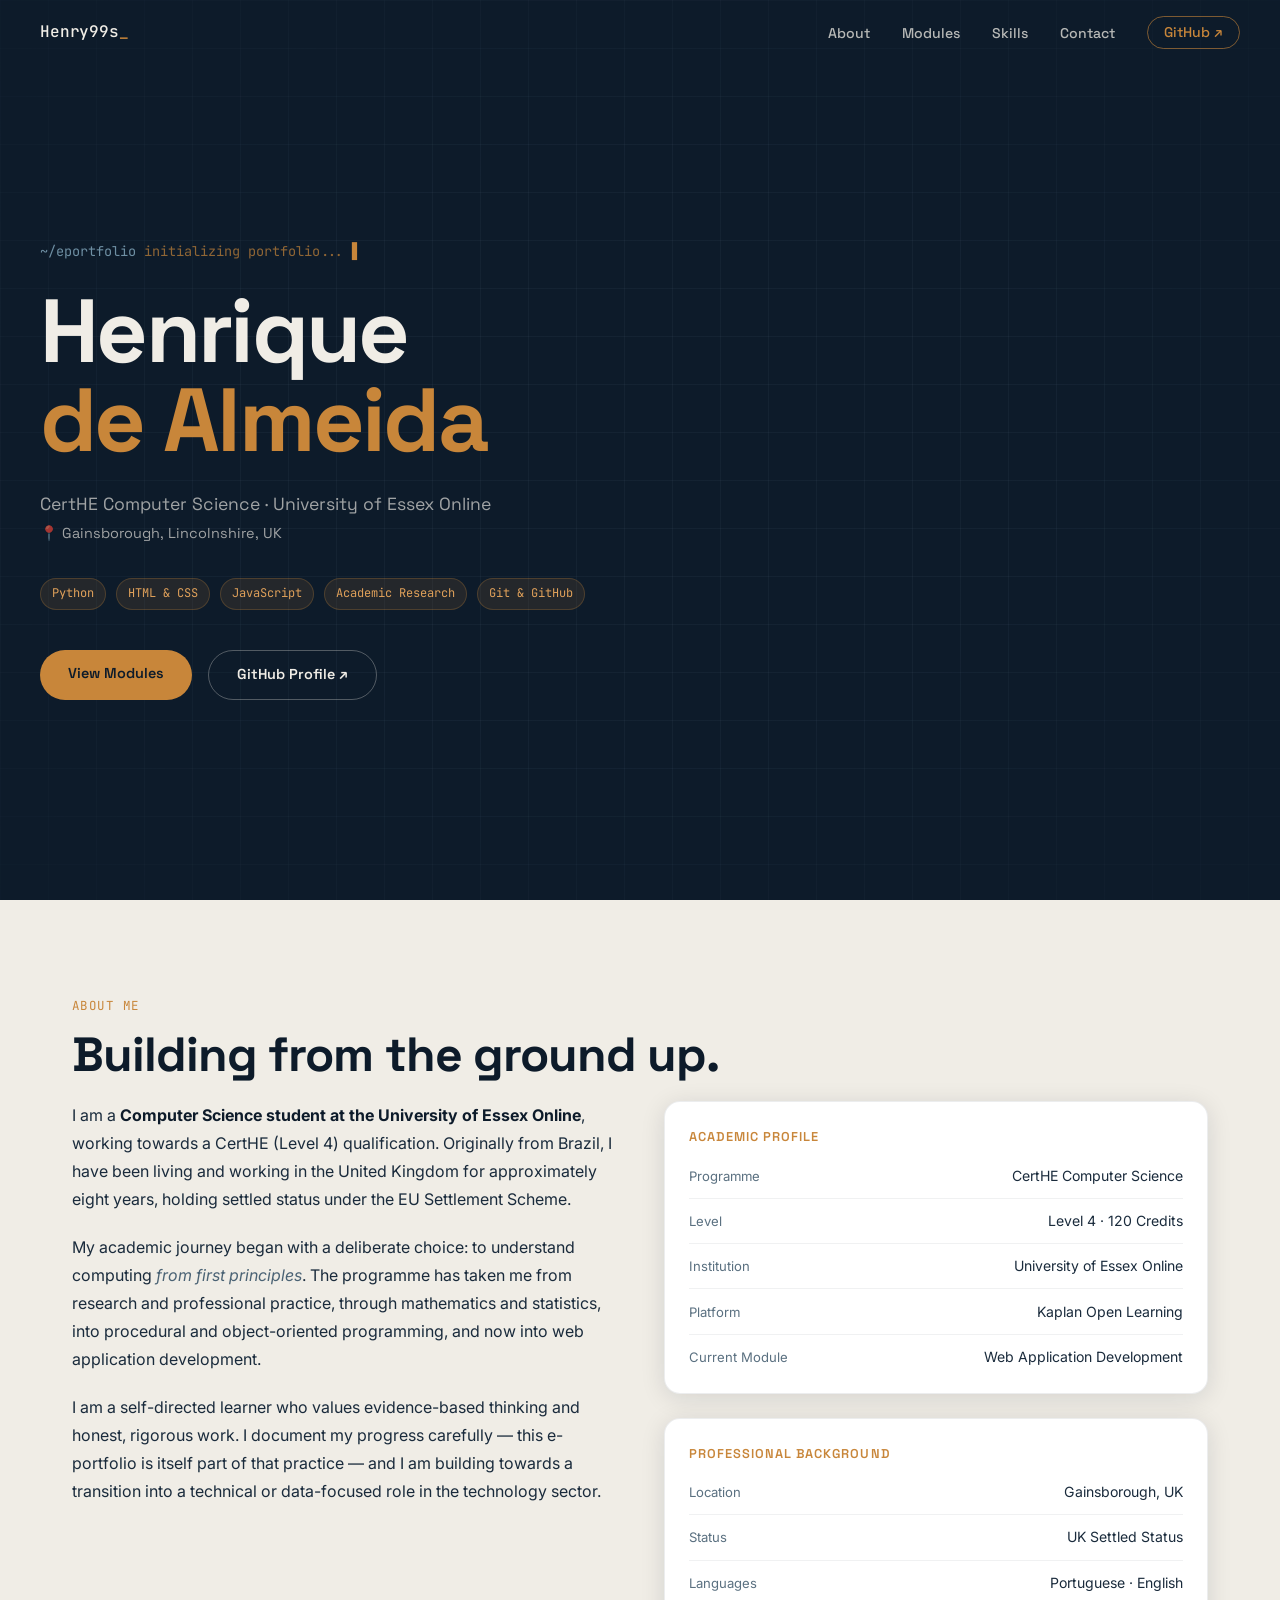
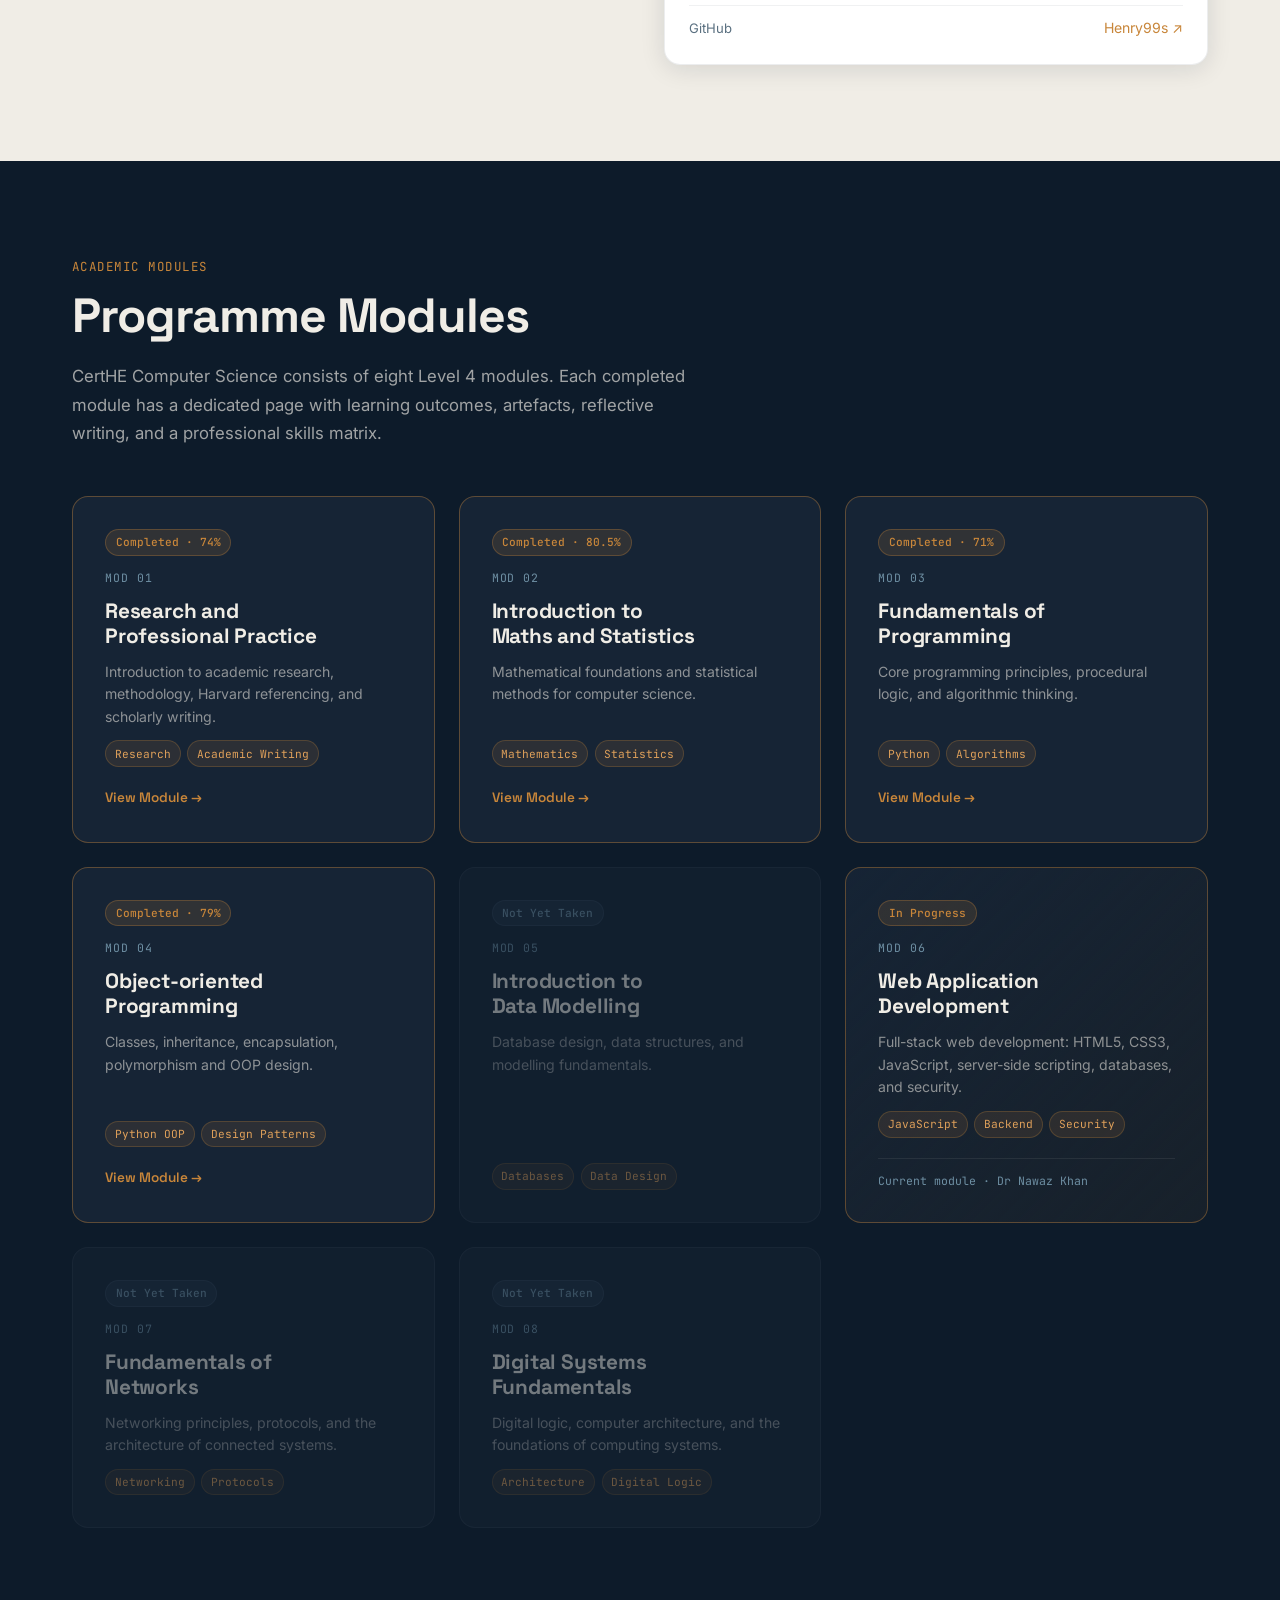
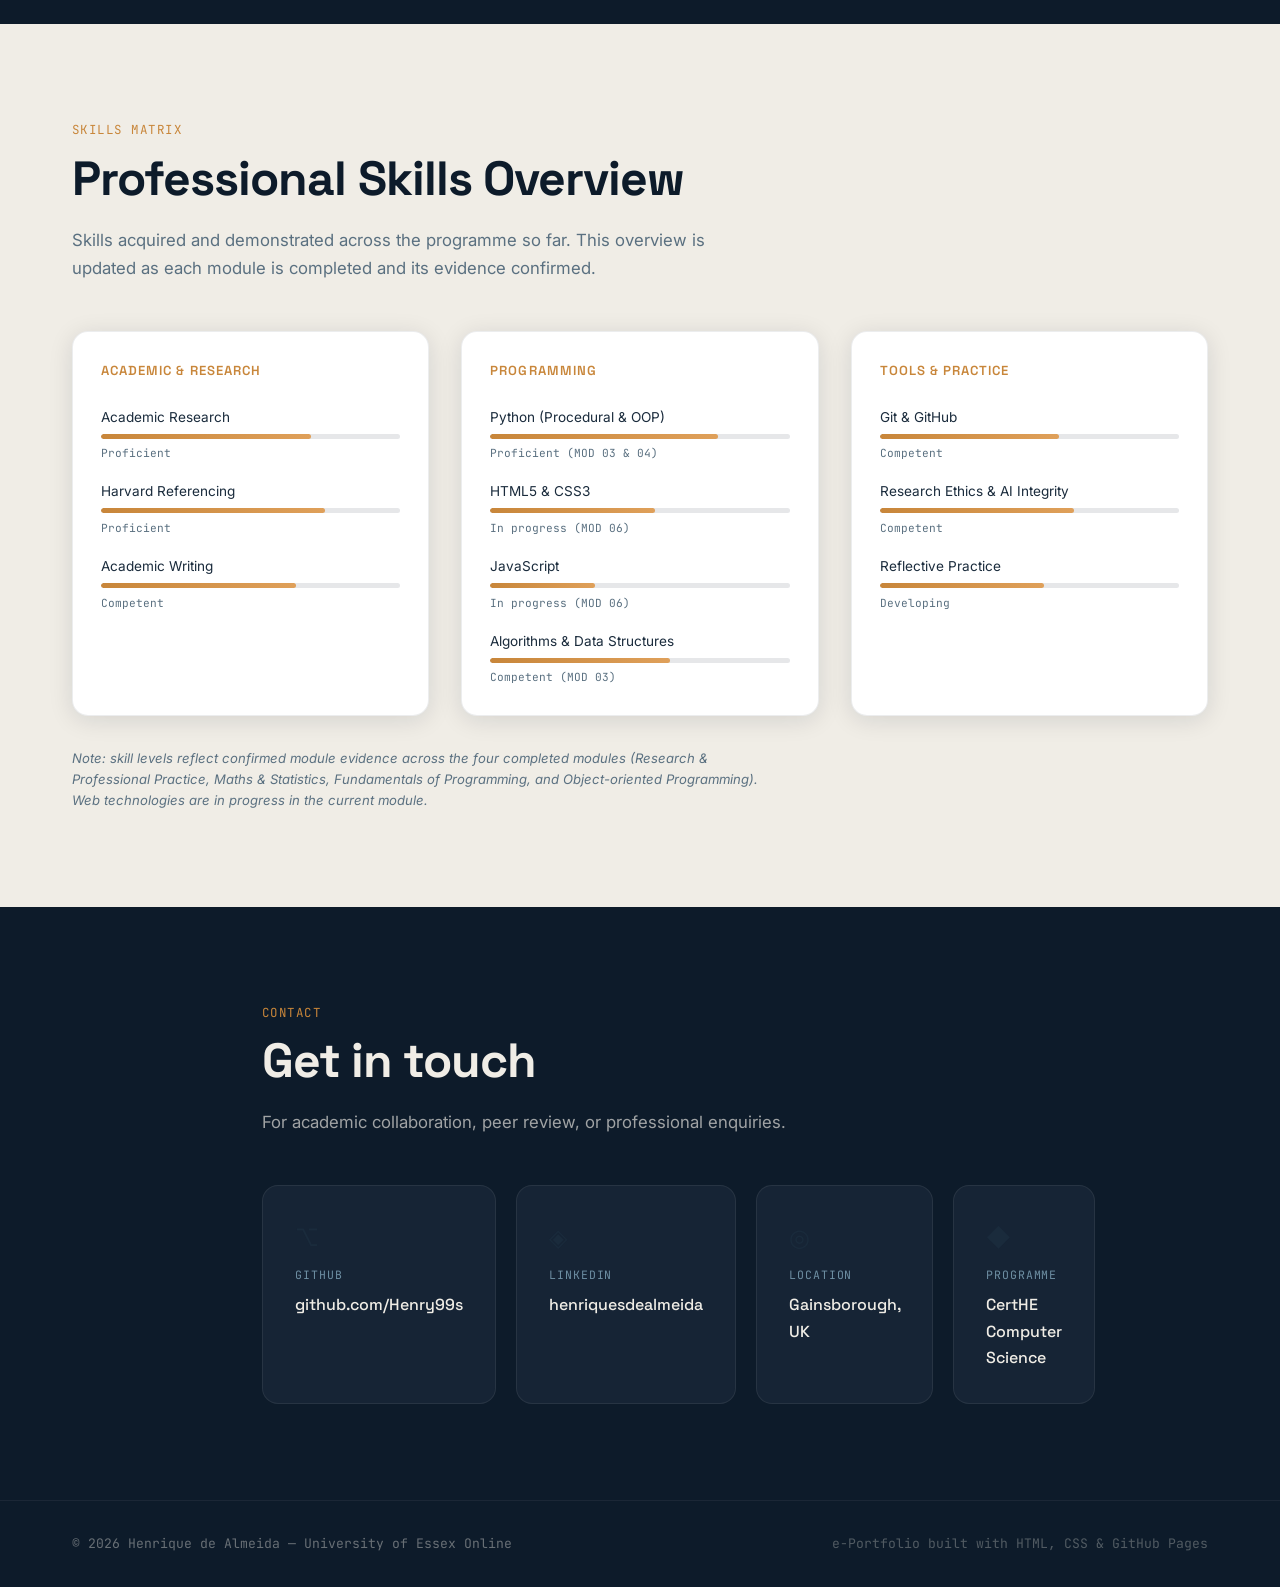
<file: index.html>
<!DOCTYPE html>
<html lang="en">
<head>
  <meta charset="UTF-8" />
  <meta name="viewport" content="width=device-width, initial-scale=1.0" />
  <title>Henrique de Almeida — e-Portfolio | UoEO Computer Science</title>
  <link rel="preconnect" href="https://fonts.googleapis.com" />
  <link rel="preconnect" href="https://fonts.gstatic.com" crossorigin />
  <link href="https://fonts.googleapis.com/css2?family=Space+Grotesk:wght@300;400;500;600;700&family=Inter:wght@300;400;500;600&family=JetBrains+Mono:wght@400;500&display=swap" rel="stylesheet" />
  <link rel="stylesheet" href="assets/css/style.css" />
</head>
<body>

  <!-- NAV -->
  <nav class="nav" id="nav">
    <div class="nav-inner">
      <a href="index.html" class="nav-logo">Henry99s<span class="cursor-blink">_</span></a>
      <ul class="nav-links">
        <li><a href="#about">About</a></li>
        <li><a href="#modules">Modules</a></li>
        <li><a href="#skills">Skills</a></li>
        <li><a href="#contact">Contact</a></li>
        <li><a href="https://github.com/Henry99s" target="_blank" class="nav-cta">GitHub ↗</a></li>
      </ul>
      <button class="nav-toggle" aria-label="Toggle menu">☰</button>
    </div>
  </nav>

  <!-- HERO -->
  <section class="hero" id="home">
    <div class="hero-inner">
      <div class="terminal-line">
        <span class="terminal-prompt">~/eportfolio</span>
        <span class="terminal-cmd" id="typed-text"></span><span class="terminal-cursor">▋</span>
      </div>
      <h1 class="hero-title">Henrique<br /><em>de Almeida</em></h1>
      <p class="hero-subtitle">CertHE Computer Science · University of Essex Online<br />
        <span class="hero-location">📍 Gainsborough, Lincolnshire, UK</span>
      </p>
      <div class="hero-tags">
        <span class="tag">Python</span>
        <span class="tag">HTML &amp; CSS</span>
        <span class="tag">JavaScript</span>
        <span class="tag">Academic Research</span>
        <span class="tag">Git &amp; GitHub</span>
      </div>
      <div class="hero-actions">
        <a href="#modules" class="btn btn-primary">View Modules</a>
        <a href="https://github.com/Henry99s" target="_blank" class="btn btn-ghost">GitHub Profile ↗</a>
      </div>
    </div>
    <div class="hero-grid-bg" aria-hidden="true"></div>
  </section>

  <!-- ABOUT ME -->
  <section class="section" id="about">
    <div class="container">
      <div class="section-eyebrow">About Me</div>
      <h2 class="section-title">Building from the ground up.</h2>

      <div class="about-grid">
        <div class="about-text">
          <p>
            I am a <strong>Computer Science student at the University of Essex Online</strong>,
            working towards a CertHE (Level 4) qualification. Originally from Brazil, I have been
            living and working in the United Kingdom for approximately eight years, holding
            settled status under the EU Settlement Scheme.
          </p>
          <p>
            My academic journey began with a deliberate choice: to understand computing
            <em>from first principles</em>. The programme has taken me from research and
            professional practice, through mathematics and statistics, into procedural and
            object-oriented programming, and now into web application development.
          </p>
          <p>
            I am a self-directed learner who values evidence-based thinking and honest, rigorous
            work. I document my progress carefully — this e-portfolio is itself part of that
            practice — and I am building towards a transition into a technical or data-focused
            role in the technology sector.
          </p>
        </div>

        <div class="about-card-col">
          <div class="info-card">
            <div class="info-card-title">Academic Profile</div>
            <ul class="info-list">
              <li><span class="info-label">Programme</span><span>CertHE Computer Science</span></li>
              <li><span class="info-label">Level</span><span>Level 4 · 120 Credits</span></li>
              <li><span class="info-label">Institution</span><span>University of Essex Online</span></li>
              <li><span class="info-label">Platform</span><span>Kaplan Open Learning</span></li>
              <li><span class="info-label">Current Module</span><span>Web Application Development</span></li>
            </ul>
          </div>

          <div class="info-card">
            <div class="info-card-title">Professional Background</div>
            <ul class="info-list">
              <li><span class="info-label">Location</span><span>Gainsborough, UK</span></li>
              <li><span class="info-label">Status</span><span>UK Settled Status</span></li>
              <li><span class="info-label">Languages</span><span>Portuguese · English</span></li>
              <li><span class="info-label">GitHub</span><a href="https://github.com/Henry99s" target="_blank">Henry99s ↗</a></li>
            </ul>
          </div>
        </div>
      </div>
    </div>
  </section>

  <!-- MODULES -->
  <section class="section section-dark" id="modules">
    <div class="container">
      <div class="section-eyebrow">Academic Modules</div>
      <h2 class="section-title">Programme Modules</h2>
      <p class="section-intro">CertHE Computer Science consists of eight Level 4 modules. Each completed module has a dedicated page with learning outcomes, artefacts, reflective writing, and a professional skills matrix.</p>

      <div class="modules-grid">

        <!-- MOD 01 — Completed -->
        <a href="module-01-research-practice.html" class="module-card module-active">
          <div class="module-status">Completed · 74%</div>
          <div class="module-number">MOD 01</div>
          <h3 class="module-name">Research and<br />Professional Practice</h3>
          <p class="module-desc">Introduction to academic research, methodology, Harvard referencing, and scholarly writing.</p>
          <div class="module-stack">
            <span class="tag tag-sm">Research</span>
            <span class="tag tag-sm">Academic Writing</span>
          </div>
          <div class="module-arrow">View Module →</div>
        </a>

        <!-- MOD 02 — Completed -->
        <a href="module-02-maths-statistics.html" class="module-card module-active">
          <div class="module-status">Completed · 80.5%</div>
          <div class="module-number">MOD 02</div>
          <h3 class="module-name">Introduction to<br />Maths and Statistics</h3>
          <p class="module-desc">Mathematical foundations and statistical methods for computer science.</p>
          <div class="module-stack">
            <span class="tag tag-sm">Mathematics</span>
            <span class="tag tag-sm">Statistics</span>
          </div>
          <div class="module-arrow">View Module →</div>
        </a>

        <!-- MOD 03 — Completed -->
        <a href="module-03-fundamentals-programming.html" class="module-card module-active">
          <div class="module-status">Completed · 71%</div>
          <div class="module-number">MOD 03</div>
          <h3 class="module-name">Fundamentals of<br />Programming</h3>
          <p class="module-desc">Core programming principles, procedural logic, and algorithmic thinking.</p>
          <div class="module-stack">
            <span class="tag tag-sm">Python</span>
            <span class="tag tag-sm">Algorithms</span>
          </div>
          <div class="module-arrow">View Module →</div>
        </a>

        <!-- MOD 04 — Completed -->
        <a href="module-04-oop.html" class="module-card module-active">
          <div class="module-status">Completed · 79%</div>
          <div class="module-number">MOD 04</div>
          <h3 class="module-name">Object-oriented<br />Programming</h3>
          <p class="module-desc">Classes, inheritance, encapsulation, polymorphism and OOP design.</p>
          <div class="module-stack">
            <span class="tag tag-sm">Python OOP</span>
            <span class="tag tag-sm">Design Patterns</span>
          </div>
          <div class="module-arrow">View Module →</div>
        </a>

        <!-- MOD 05 — Not yet taken -->
        <div class="module-card module-locked">
          <div class="module-status module-status-soon">Not Yet Taken</div>
          <div class="module-number">MOD 05</div>
          <h3 class="module-name">Introduction to<br />Data Modelling</h3>
          <p class="module-desc">Database design, data structures, and modelling fundamentals.</p>
          <div class="module-stack">
            <span class="tag tag-sm">Databases</span>
            <span class="tag tag-sm">Data Design</span>
          </div>
        </div>

        <!-- MOD 06 — In progress -->
        <div class="module-card module-current">
          <div class="module-status">In Progress</div>
          <div class="module-number">MOD 06</div>
          <h3 class="module-name">Web Application<br />Development</h3>
          <p class="module-desc">Full-stack web development: HTML5, CSS3, JavaScript, server-side scripting, databases, and security.</p>
          <div class="module-stack">
            <span class="tag tag-sm">JavaScript</span>
            <span class="tag tag-sm">Backend</span>
            <span class="tag tag-sm">Security</span>
          </div>
          <div class="module-pending-note">Current module · Dr Nawaz Khan</div>
        </div>

        <!-- MOD 07 — Not yet taken -->
        <div class="module-card module-locked">
          <div class="module-status module-status-soon">Not Yet Taken</div>
          <div class="module-number">MOD 07</div>
          <h3 class="module-name">Fundamentals of<br />Networks</h3>
          <p class="module-desc">Networking principles, protocols, and the architecture of connected systems.</p>
          <div class="module-stack">
            <span class="tag tag-sm">Networking</span>
            <span class="tag tag-sm">Protocols</span>
          </div>
        </div>

        <!-- MOD 08 — Not yet taken -->
        <div class="module-card module-locked">
          <div class="module-status module-status-soon">Not Yet Taken</div>
          <div class="module-number">MOD 08</div>
          <h3 class="module-name">Digital Systems<br />Fundamentals</h3>
          <p class="module-desc">Digital logic, computer architecture, and the foundations of computing systems.</p>
          <div class="module-stack">
            <span class="tag tag-sm">Architecture</span>
            <span class="tag tag-sm">Digital Logic</span>
          </div>
        </div>

      </div>
    </div>
  </section>

  <!-- SKILLS OVERVIEW -->
  <section class="section" id="skills">
    <div class="container">
      <div class="section-eyebrow">Skills Matrix</div>
      <h2 class="section-title">Professional Skills Overview</h2>
      <p class="section-intro">Skills acquired and demonstrated across the programme so far. This overview is updated as each module is completed and its evidence confirmed.</p>

      <div class="skills-grid">
        <div class="skill-group">
          <h4 class="skill-group-title">Academic &amp; Research</h4>
          <div class="skill-bar-list">
            <div class="skill-item">
              <span>Academic Research</span>
              <div class="skill-bar"><div class="skill-fill" style="width:70%"></div></div>
              <span class="skill-pct">Proficient</span>
            </div>
            <div class="skill-item">
              <span>Harvard Referencing</span>
              <div class="skill-bar"><div class="skill-fill" style="width:75%"></div></div>
              <span class="skill-pct">Proficient</span>
            </div>
            <div class="skill-item">
              <span>Academic Writing</span>
              <div class="skill-bar"><div class="skill-fill" style="width:65%"></div></div>
              <span class="skill-pct">Competent</span>
            </div>
          </div>
        </div>

        <div class="skill-group">
          <h4 class="skill-group-title">Programming</h4>
          <div class="skill-bar-list">
            <div class="skill-item">
              <span>Python (Procedural &amp; OOP)</span>
              <div class="skill-bar"><div class="skill-fill" style="width:76%"></div></div>
              <span class="skill-pct">Proficient (MOD 03 &amp; 04)</span>
            </div>
            <div class="skill-item">
              <span>HTML5 &amp; CSS3</span>
              <div class="skill-bar"><div class="skill-fill" style="width:55%"></div></div>
              <span class="skill-pct">In progress (MOD 06)</span>
            </div>
            <div class="skill-item">
              <span>JavaScript</span>
              <div class="skill-bar"><div class="skill-fill" style="width:35%"></div></div>
              <span class="skill-pct">In progress (MOD 06)</span>
            </div>
            <div class="skill-item">
              <span>Algorithms &amp; Data Structures</span>
              <div class="skill-bar"><div class="skill-fill" style="width:60%"></div></div>
              <span class="skill-pct">Competent (MOD 03)</span>
            </div>
          </div>
        </div>

        <div class="skill-group">
          <h4 class="skill-group-title">Tools &amp; Practice</h4>
          <div class="skill-bar-list">
            <div class="skill-item">
              <span>Git &amp; GitHub</span>
              <div class="skill-bar"><div class="skill-fill" style="width:60%"></div></div>
              <span class="skill-pct">Competent</span>
            </div>
            <div class="skill-item">
              <span>Research Ethics &amp; AI Integrity</span>
              <div class="skill-bar"><div class="skill-fill" style="width:65%"></div></div>
              <span class="skill-pct">Competent</span>
            </div>
            <div class="skill-item">
              <span>Reflective Practice</span>
              <div class="skill-bar"><div class="skill-fill" style="width:55%"></div></div>
              <span class="skill-pct">Developing</span>
            </div>
          </div>
        </div>
      </div>
      <p class="skills-note">Note: skill levels reflect confirmed module evidence across the four completed modules (Research &amp; Professional Practice, Maths &amp; Statistics, Fundamentals of Programming, and Object-oriented Programming). Web technologies are in progress in the current module.</p>
    </div>
  </section>

  <!-- CONTACT -->
  <section class="section section-dark" id="contact">
    <div class="container container-narrow">
      <div class="section-eyebrow">Contact</div>
      <h2 class="section-title">Get in touch</h2>
      <p class="section-intro">For academic collaboration, peer review, or professional enquiries.</p>

      <div class="contact-links">
        <a href="https://github.com/Henry99s" target="_blank" class="contact-card">
          <span class="contact-icon">⌥</span>
          <span class="contact-label">GitHub</span>
          <span class="contact-value">github.com/Henry99s</span>
        </a>
        <a href="https://www.linkedin.com/in/henriquesdealmeida/" target="_blank" class="contact-card">
          <span class="contact-icon">◈</span>
          <span class="contact-label">LinkedIn</span>
          <span class="contact-value">henriquesdealmeida</span>
        </a>
        <div class="contact-card">
          <span class="contact-icon">◎</span>
          <span class="contact-label">Location</span>
          <span class="contact-value">Gainsborough, UK</span>
        </div>
        <div class="contact-card">
          <span class="contact-icon">◆</span>
          <span class="contact-label">Programme</span>
          <span class="contact-value">CertHE Computer Science</span>
        </div>
      </div>
    </div>
  </section>

  <!-- FOOTER -->
  <footer class="footer">
    <div class="container footer-inner">
      <span>© 2026 Henrique de Almeida — University of Essex Online</span>
      <span class="footer-note">e-Portfolio built with HTML, CSS &amp; GitHub Pages</span>
    </div>
  </footer>

  <script>
    const phrases = ['initializing portfolio...', 'loading artefacts...', 'ready.'];
    let phraseIdx = 0, charIdx = 0, deleting = false;
    const el = document.getElementById('typed-text');
    function type() {
      const current = phrases[phraseIdx];
      if (!deleting) {
        el.textContent = current.slice(0, ++charIdx);
        if (charIdx === current.length) {
          if (phraseIdx === phrases.length - 1) return;
          setTimeout(() => { deleting = true; type(); }, 1400);
          return;
        }
      } else {
        el.textContent = current.slice(0, --charIdx);
        if (charIdx === 0) { deleting = false; phraseIdx++; }
      }
      setTimeout(type, deleting ? 40 : 65);
    }
    setTimeout(type, 800);

    window.addEventListener('scroll', () => {
      document.getElementById('nav').classList.toggle('nav-scrolled', window.scrollY > 40);
    });
    document.querySelector('.nav-toggle').addEventListener('click', () => {
      document.querySelector('.nav-links').classList.toggle('nav-open');
    });
    const observer = new IntersectionObserver((entries) => {
      entries.forEach(e => {
        if (e.isIntersecting) {
          e.target.querySelectorAll('.skill-fill').forEach(bar => {
            const w = bar.getAttribute('style').match(/width:([\d%]+)/)[1];
            bar.style.width = '0';
            requestAnimationFrame(() => { bar.style.width = w; });
          });
        }
      });
    }, { threshold: 0.3 });
    document.querySelectorAll('.skills-grid').forEach(el => observer.observe(el));
  </script>
</body>
</html>
</file>
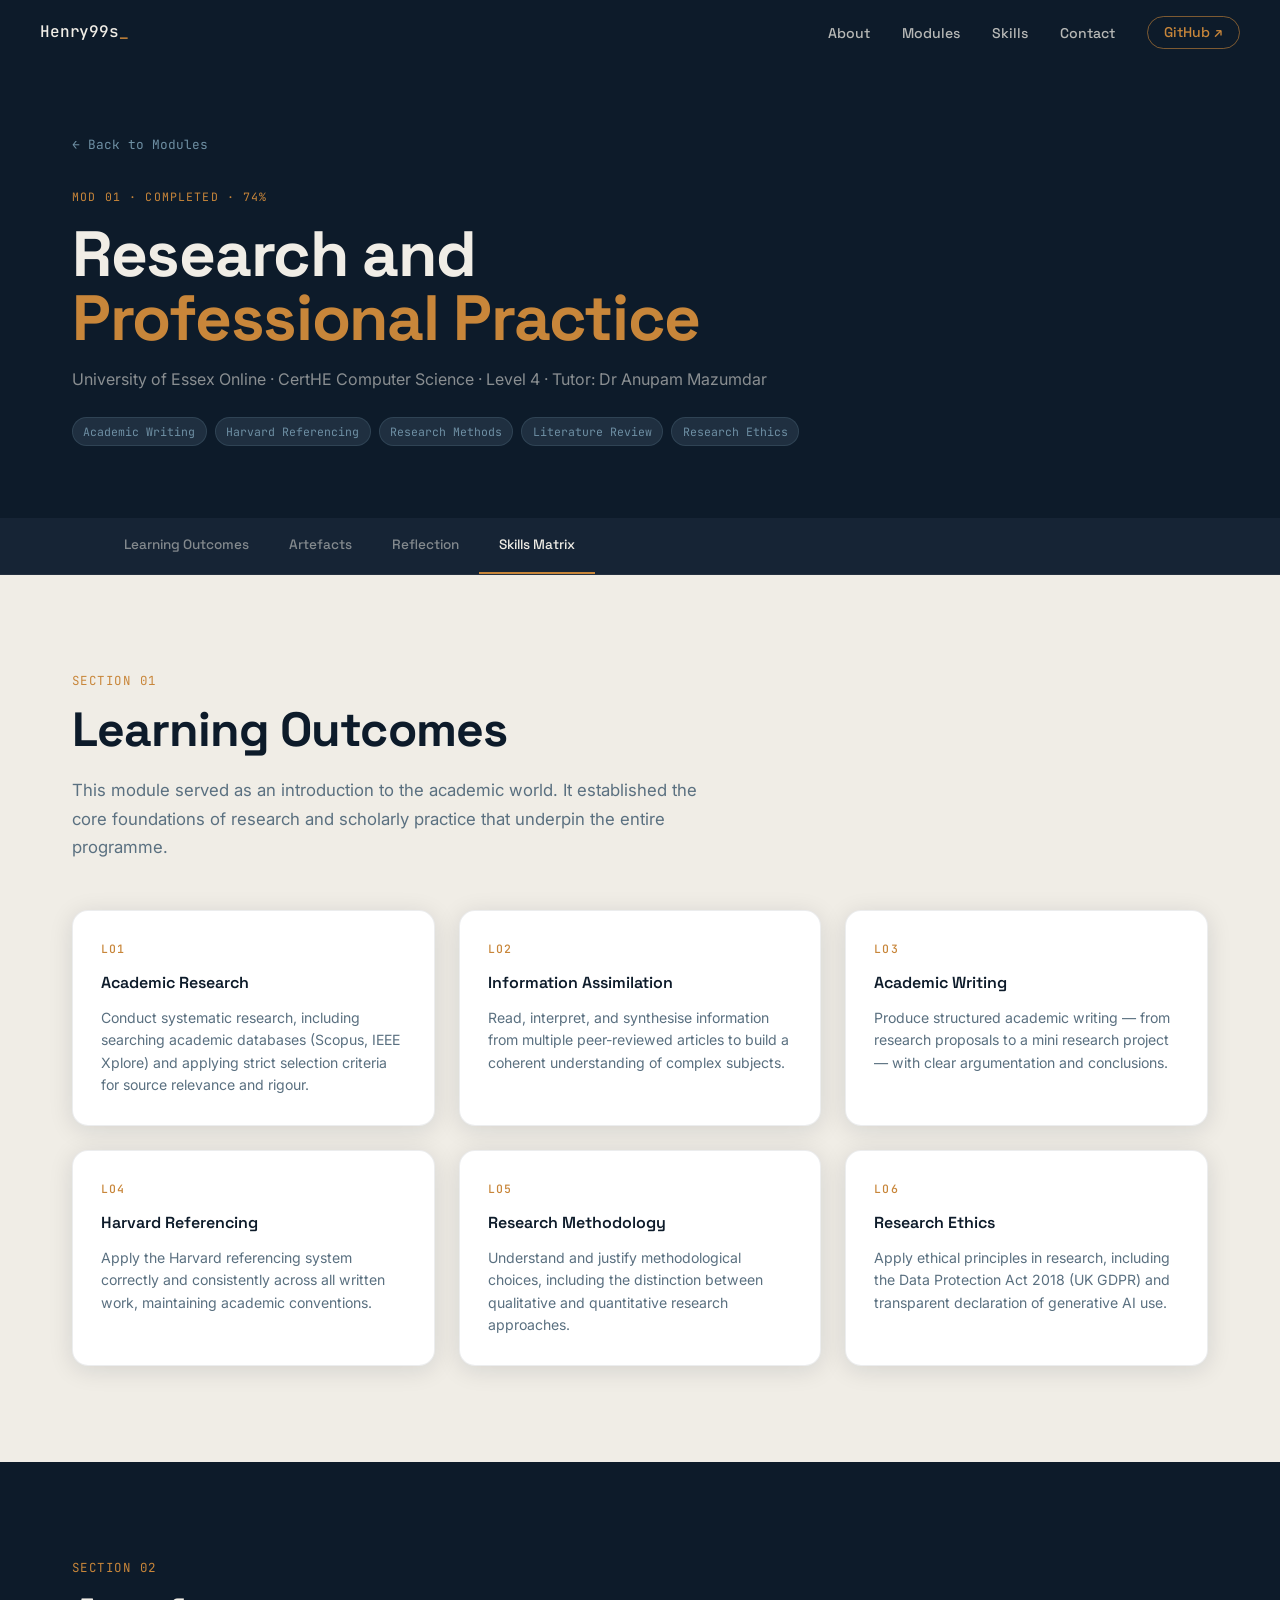
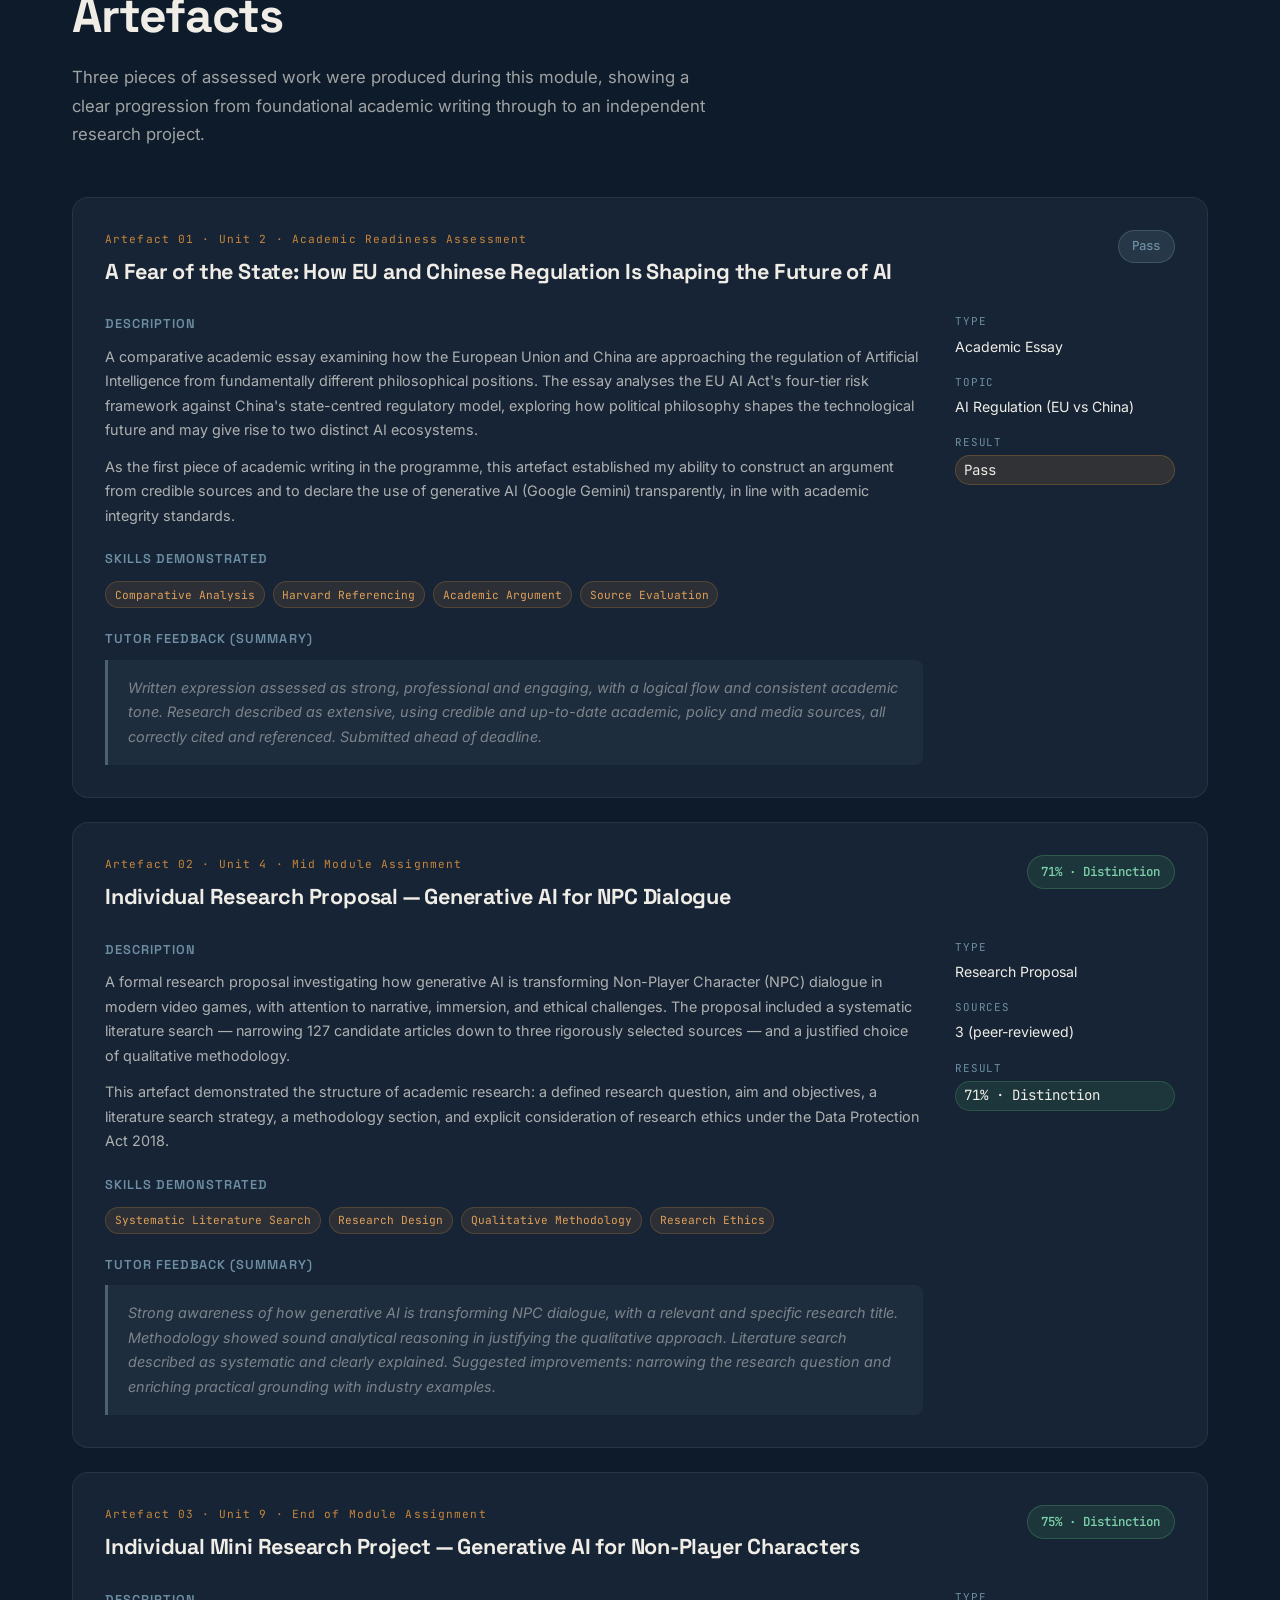
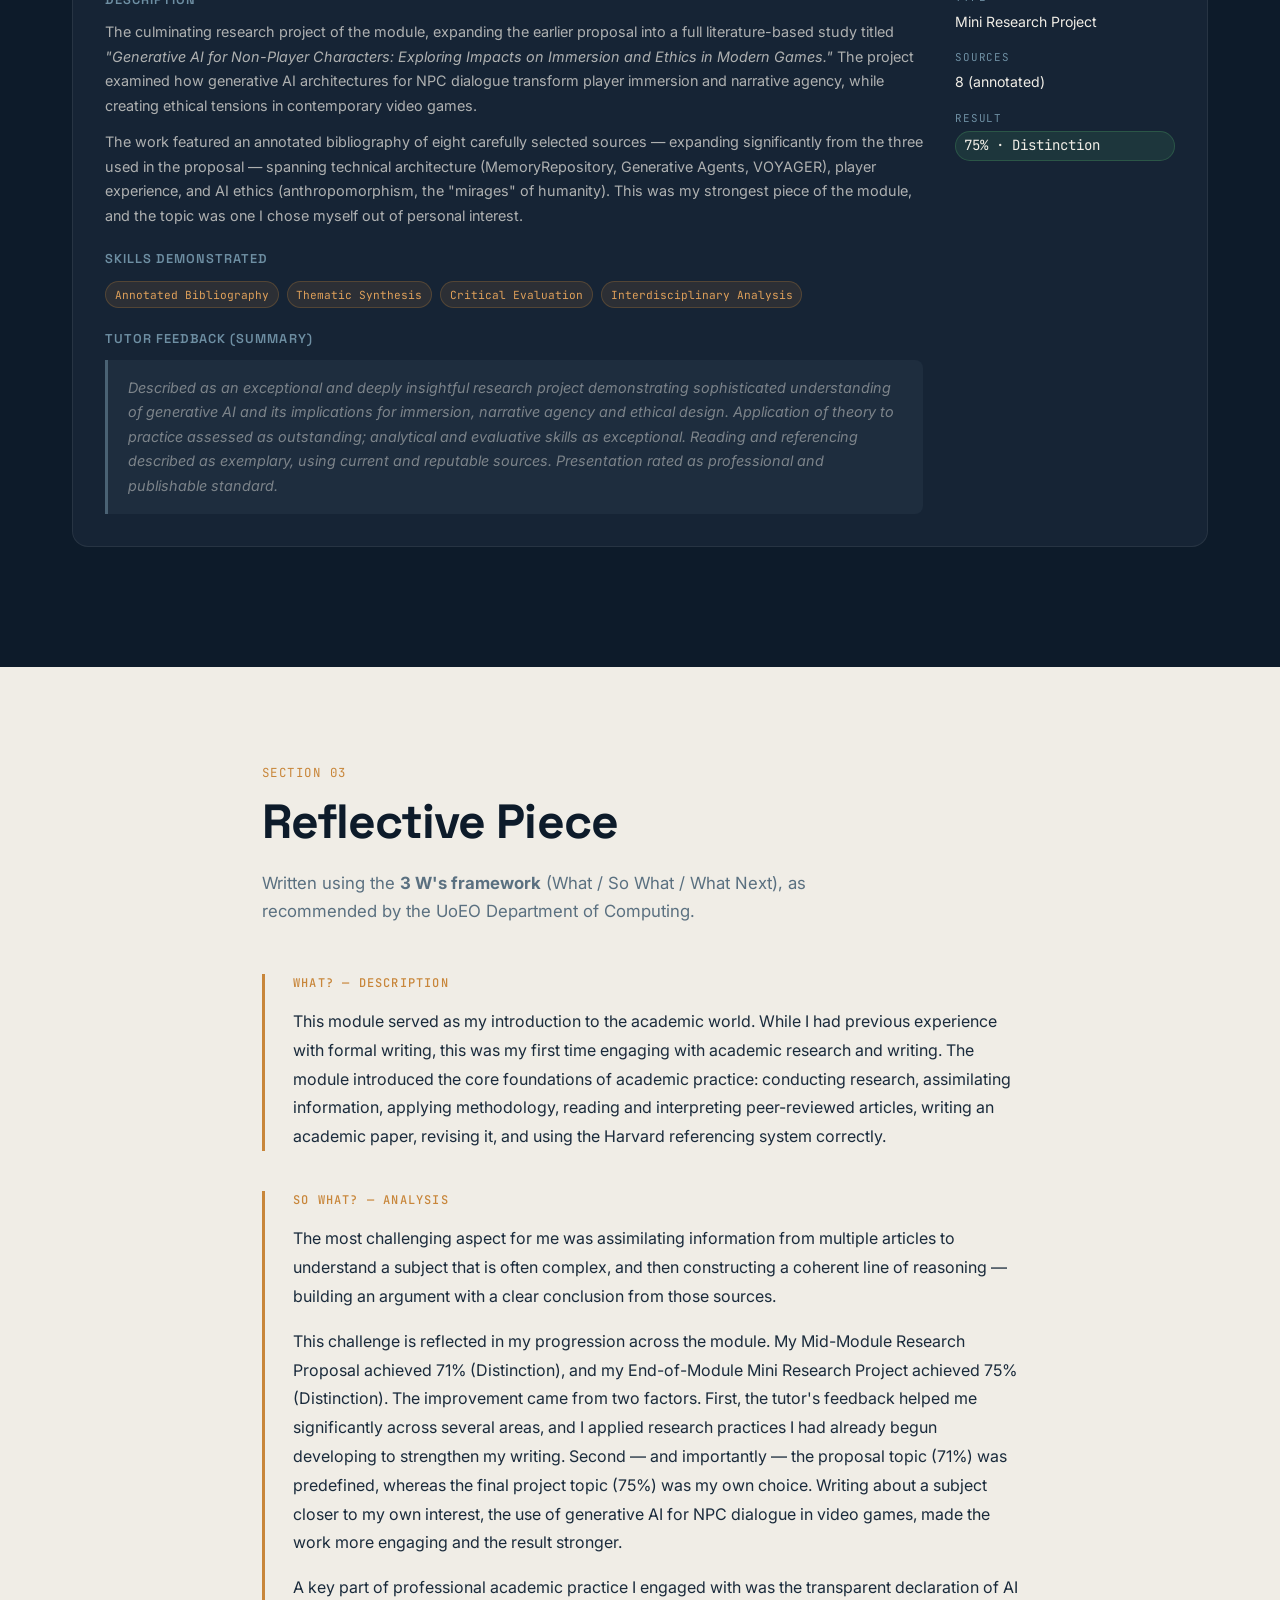
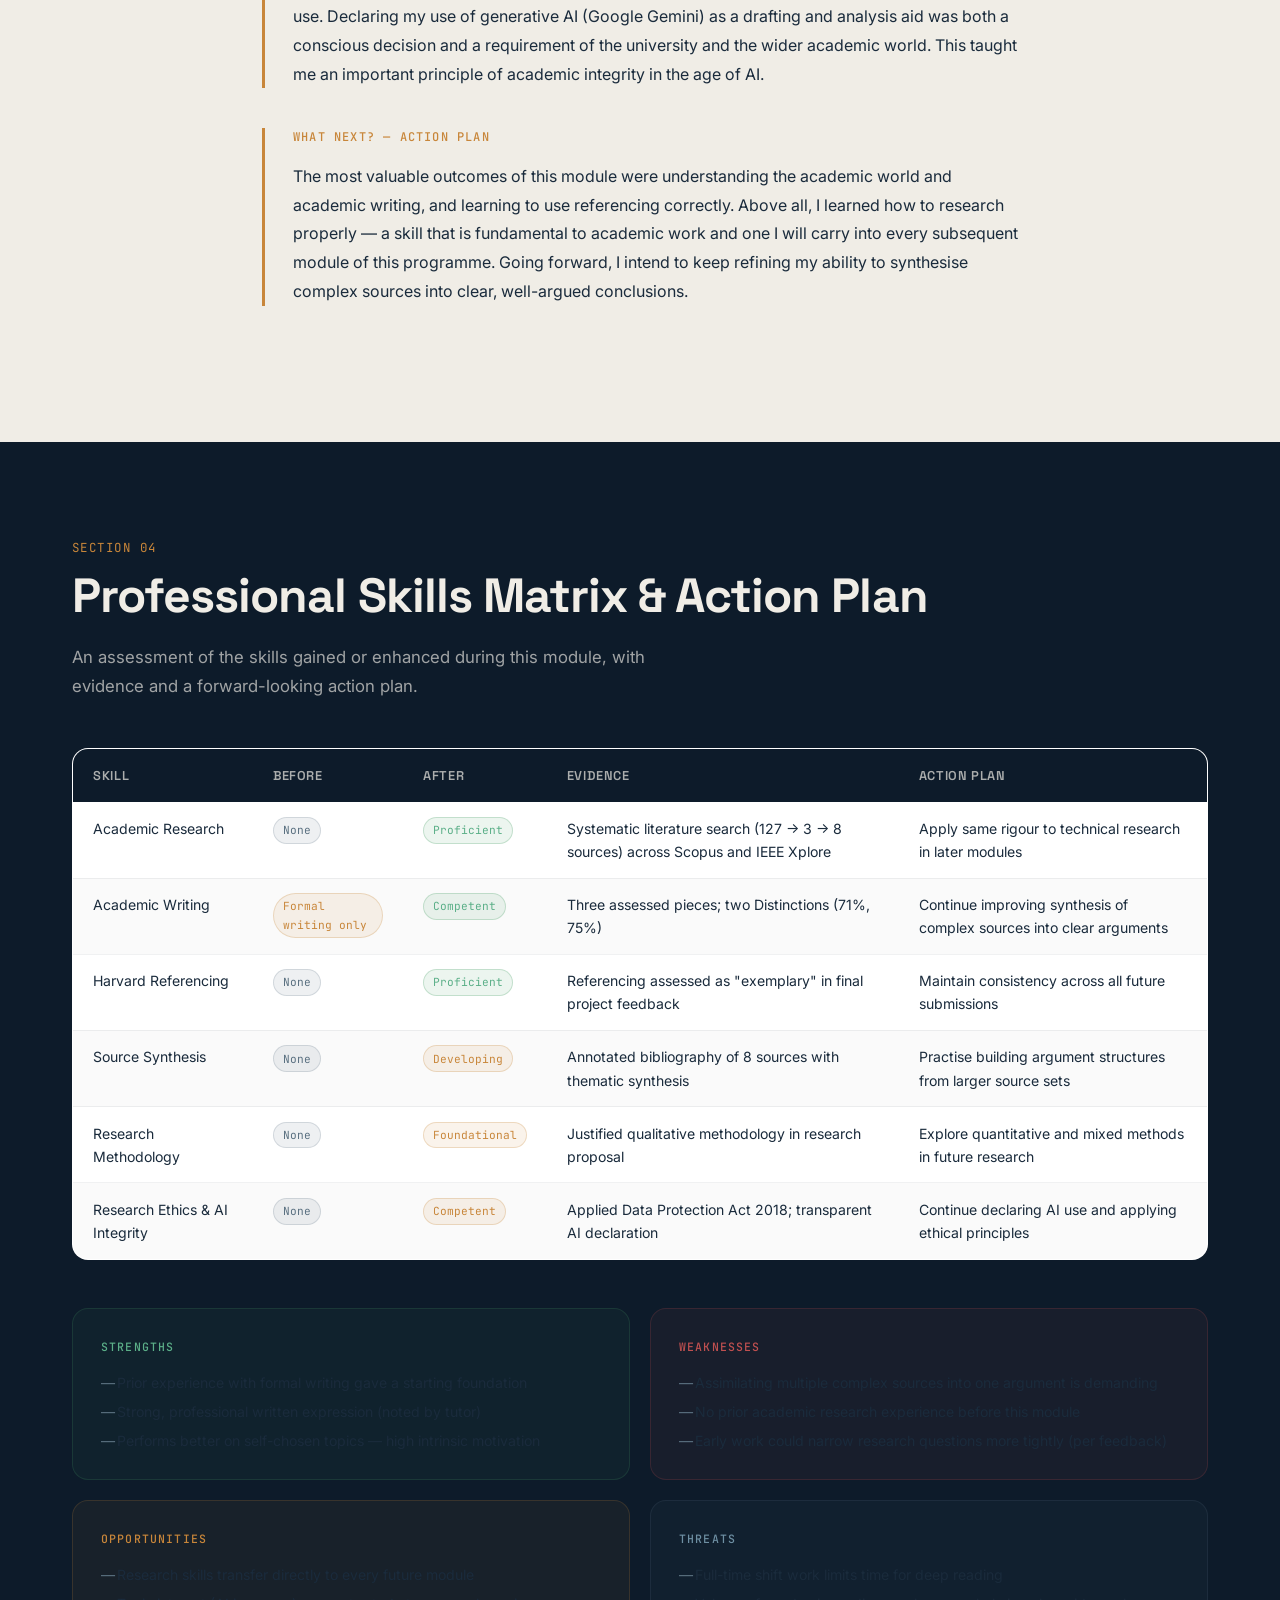
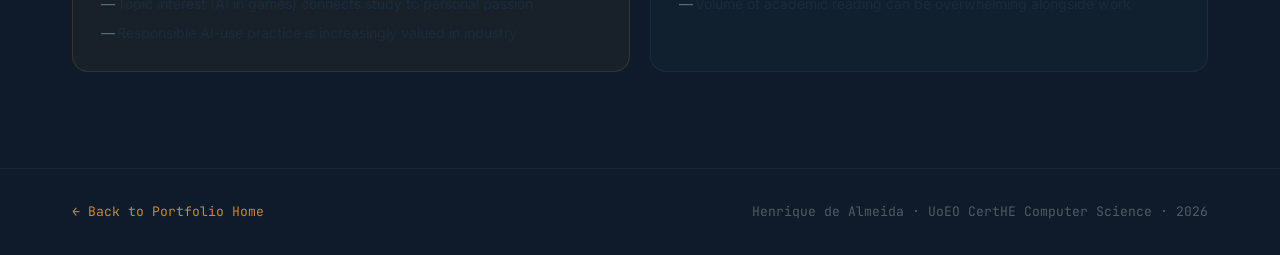
<file: module-01-research-practice.html>
<!DOCTYPE html>
<html lang="en">
<head>
  <meta charset="UTF-8" />
  <meta name="viewport" content="width=device-width, initial-scale=1.0" />
  <title>Research and Professional Practice — Henrique de Almeida | UoEO</title>
  <link rel="preconnect" href="https://fonts.googleapis.com" />
  <link rel="preconnect" href="https://fonts.gstatic.com" crossorigin />
  <link href="https://fonts.googleapis.com/css2?family=Space+Grotesk:wght@300;400;500;600;700&family=Inter:wght@300;400;500;600&family=JetBrains+Mono:wght@400;500&display=swap" rel="stylesheet" />
  <link rel="stylesheet" href="assets/css/style.css" />
</head>
<body>

  <!-- NAV -->
  <nav class="nav" id="nav">
    <div class="nav-inner">
      <a href="index.html" class="nav-logo">Henry99s<span class="cursor-blink">_</span></a>
      <ul class="nav-links">
        <li><a href="index.html#about">About</a></li>
        <li><a href="index.html#modules">Modules</a></li>
        <li><a href="index.html#skills">Skills</a></li>
        <li><a href="index.html#contact">Contact</a></li>
        <li><a href="https://github.com/Henry99s" target="_blank" class="nav-cta">GitHub ↗</a></li>
      </ul>
      <button class="nav-toggle" aria-label="Toggle menu">☰</button>
    </div>
  </nav>

  <!-- MODULE HERO -->
  <section class="module-hero">
    <div class="container">
      <a href="index.html#modules" class="breadcrumb">← Back to Modules</a>
      <div class="module-badge">MOD 01 · Completed · 74%</div>
      <h1 class="module-hero-title">Research and<br /><em>Professional Practice</em></h1>
      <p class="module-hero-sub">University of Essex Online · CertHE Computer Science · Level 4 · Tutor: Dr Anupam Mazumdar</p>
      <div class="module-meta-row">
        <span class="meta-chip">Academic Writing</span>
        <span class="meta-chip">Harvard Referencing</span>
        <span class="meta-chip">Research Methods</span>
        <span class="meta-chip">Literature Review</span>
        <span class="meta-chip">Research Ethics</span>
      </div>
    </div>
  </section>

  <!-- PAGE NAV -->
  <div class="page-nav-bar">
    <div class="container">
      <nav class="page-nav">
        <a href="#outcomes">Learning Outcomes</a>
        <a href="#artefacts">Artefacts</a>
        <a href="#reflection">Reflection</a>
        <a href="#skills-matrix">Skills Matrix</a>
      </nav>
    </div>
  </div>

  <!-- LEARNING OUTCOMES -->
  <section class="section" id="outcomes">
    <div class="container">
      <div class="section-eyebrow">Section 01</div>
      <h2 class="section-title">Learning Outcomes</h2>
      <p class="section-intro">
        This module served as an introduction to the academic world. It established the core
        foundations of research and scholarly practice that underpin the entire programme.
      </p>

      <div class="outcomes-grid">
        <div class="outcome-card">
          <div class="outcome-num">LO1</div>
          <h4>Academic Research</h4>
          <p>Conduct systematic research, including searching academic databases (Scopus, IEEE Xplore) and applying strict selection criteria for source relevance and rigour.</p>
        </div>
        <div class="outcome-card">
          <div class="outcome-num">LO2</div>
          <h4>Information Assimilation</h4>
          <p>Read, interpret, and synthesise information from multiple peer-reviewed articles to build a coherent understanding of complex subjects.</p>
        </div>
        <div class="outcome-card">
          <div class="outcome-num">LO3</div>
          <h4>Academic Writing</h4>
          <p>Produce structured academic writing — from research proposals to a mini research project — with clear argumentation and conclusions.</p>
        </div>
        <div class="outcome-card">
          <div class="outcome-num">LO4</div>
          <h4>Harvard Referencing</h4>
          <p>Apply the Harvard referencing system correctly and consistently across all written work, maintaining academic conventions.</p>
        </div>
        <div class="outcome-card">
          <div class="outcome-num">LO5</div>
          <h4>Research Methodology</h4>
          <p>Understand and justify methodological choices, including the distinction between qualitative and quantitative research approaches.</p>
        </div>
        <div class="outcome-card">
          <div class="outcome-num">LO6</div>
          <h4>Research Ethics</h4>
          <p>Apply ethical principles in research, including the Data Protection Act 2018 (UK GDPR) and transparent declaration of generative AI use.</p>
        </div>
      </div>
    </div>
  </section>

  <!-- ARTEFACTS -->
  <section class="section section-dark" id="artefacts">
    <div class="container">
      <div class="section-eyebrow">Section 02</div>
      <h2 class="section-title">Artefacts</h2>
      <p class="section-intro">
        Three pieces of assessed work were produced during this module, showing a clear
        progression from foundational academic writing through to an independent research project.
      </p>

      <!-- Artefact 1 -->
      <div class="artefact-card">
        <div class="artefact-header">
          <div>
            <div class="artefact-num">Artefact 01 · Unit 2 · Academic Readiness Assessment</div>
            <h3 class="artefact-title">A Fear of the State: How EU and Chinese Regulation Is Shaping the Future of AI</h3>
          </div>
          <span class="grade-pill grade-pass">Pass</span>
        </div>
        <div class="artefact-body">
          <div class="artefact-desc">
            <h4>Description</h4>
            <p>
              A comparative academic essay examining how the European Union and China are
              approaching the regulation of Artificial Intelligence from fundamentally different
              philosophical positions. The essay analyses the EU AI Act's four-tier risk framework
              against China's state-centred regulatory model, exploring how political philosophy
              shapes the technological future and may give rise to two distinct AI ecosystems.
            </p>
            <p>
              As the first piece of academic writing in the programme, this artefact established
              my ability to construct an argument from credible sources and to declare the use of
              generative AI (Google Gemini) transparently, in line with academic integrity standards.
            </p>
            <h4>Skills Demonstrated</h4>
            <div class="tag-row">
              <span class="tag tag-sm">Comparative Analysis</span>
              <span class="tag tag-sm">Harvard Referencing</span>
              <span class="tag tag-sm">Academic Argument</span>
              <span class="tag tag-sm">Source Evaluation</span>
            </div>
            <h4>Tutor Feedback (summary)</h4>
            <div class="feedback-box">
              <p>Written expression assessed as strong, professional and engaging, with a logical flow and consistent academic tone. Research described as extensive, using credible and up-to-date academic, policy and media sources, all correctly cited and referenced. Submitted ahead of deadline.</p>
            </div>
          </div>
          <div class="artefact-meta">
            <div class="meta-block"><span class="meta-label">Type</span><span>Academic Essay</span></div>
            <div class="meta-block"><span class="meta-label">Topic</span><span>AI Regulation (EU vs China)</span></div>
            <div class="meta-block"><span class="meta-label">Result</span><span class="status-active">Pass</span></div>
          </div>
        </div>
      </div>

      <!-- Artefact 2 -->
      <div class="artefact-card">
        <div class="artefact-header">
          <div>
            <div class="artefact-num">Artefact 02 · Unit 4 · Mid Module Assignment</div>
            <h3 class="artefact-title">Individual Research Proposal — Generative AI for NPC Dialogue</h3>
          </div>
          <span class="grade-pill grade-distinction">71% · Distinction</span>
        </div>
        <div class="artefact-body">
          <div class="artefact-desc">
            <h4>Description</h4>
            <p>
              A formal research proposal investigating how generative AI is transforming Non-Player
              Character (NPC) dialogue in modern video games, with attention to narrative, immersion,
              and ethical challenges. The proposal included a systematic literature search — narrowing
              127 candidate articles down to three rigorously selected sources — and a justified
              choice of qualitative methodology.
            </p>
            <p>
              This artefact demonstrated the structure of academic research: a defined research
              question, aim and objectives, a literature search strategy, a methodology section,
              and explicit consideration of research ethics under the Data Protection Act 2018.
            </p>
            <h4>Skills Demonstrated</h4>
            <div class="tag-row">
              <span class="tag tag-sm">Systematic Literature Search</span>
              <span class="tag tag-sm">Research Design</span>
              <span class="tag tag-sm">Qualitative Methodology</span>
              <span class="tag tag-sm">Research Ethics</span>
            </div>
            <h4>Tutor Feedback (summary)</h4>
            <div class="feedback-box">
              <p>Strong awareness of how generative AI is transforming NPC dialogue, with a relevant and specific research title. Methodology showed sound analytical reasoning in justifying the qualitative approach. Literature search described as systematic and clearly explained. Suggested improvements: narrowing the research question and enriching practical grounding with industry examples.</p>
            </div>
          </div>
          <div class="artefact-meta">
            <div class="meta-block"><span class="meta-label">Type</span><span>Research Proposal</span></div>
            <div class="meta-block"><span class="meta-label">Sources</span><span>3 (peer-reviewed)</span></div>
            <div class="meta-block"><span class="meta-label">Result</span><span class="status-distinction">71% · Distinction</span></div>
          </div>
        </div>
      </div>

      <!-- Artefact 3 -->
      <div class="artefact-card">
        <div class="artefact-header">
          <div>
            <div class="artefact-num">Artefact 03 · Unit 9 · End of Module Assignment</div>
            <h3 class="artefact-title">Individual Mini Research Project — Generative AI for Non-Player Characters</h3>
          </div>
          <span class="grade-pill grade-distinction">75% · Distinction</span>
        </div>
        <div class="artefact-body">
          <div class="artefact-desc">
            <h4>Description</h4>
            <p>
              The culminating research project of the module, expanding the earlier proposal into a
              full literature-based study titled <em>"Generative AI for Non-Player Characters:
              Exploring Impacts on Immersion and Ethics in Modern Games."</em> The project examined how
              generative AI architectures for NPC dialogue transform player immersion and narrative
              agency, while creating ethical tensions in contemporary video games.
            </p>
            <p>
              The work featured an annotated bibliography of eight carefully selected sources —
              expanding significantly from the three used in the proposal — spanning technical
              architecture (MemoryRepository, Generative Agents, VOYAGER), player experience, and AI
              ethics (anthropomorphism, the "mirages" of humanity). This was my strongest piece of the
              module, and the topic was one I chose myself out of personal interest.
            </p>
            <h4>Skills Demonstrated</h4>
            <div class="tag-row">
              <span class="tag tag-sm">Annotated Bibliography</span>
              <span class="tag tag-sm">Thematic Synthesis</span>
              <span class="tag tag-sm">Critical Evaluation</span>
              <span class="tag tag-sm">Interdisciplinary Analysis</span>
            </div>
            <h4>Tutor Feedback (summary)</h4>
            <div class="feedback-box">
              <p>Described as an exceptional and deeply insightful research project demonstrating sophisticated understanding of generative AI and its implications for immersion, narrative agency and ethical design. Application of theory to practice assessed as outstanding; analytical and evaluative skills as exceptional. Reading and referencing described as exemplary, using current and reputable sources. Presentation rated as professional and publishable standard.</p>
            </div>
          </div>
          <div class="artefact-meta">
            <div class="meta-block"><span class="meta-label">Type</span><span>Mini Research Project</span></div>
            <div class="meta-block"><span class="meta-label">Sources</span><span>8 (annotated)</span></div>
            <div class="meta-block"><span class="meta-label">Result</span><span class="status-distinction">75% · Distinction</span></div>
          </div>
        </div>
      </div>

    </div>
  </section>

  <!-- REFLECTION -->
  <section class="section" id="reflection">
    <div class="container container-narrow">
      <div class="section-eyebrow">Section 03</div>
      <h2 class="section-title">Reflective Piece</h2>
      <p class="section-intro">
        Written using the <strong>3 W's framework</strong> (What / So What / What Next),
        as recommended by the UoEO Department of Computing.
      </p>

      <div class="reflection-block">
        <div class="reflection-label">What? — Description</div>
        <div class="reflection-content">
          <p>
            This module served as my introduction to the academic world. While I had previous
            experience with formal writing, this was my first time engaging with academic research
            and writing. The module introduced the core foundations of academic practice: conducting
            research, assimilating information, applying methodology, reading and interpreting
            peer-reviewed articles, writing an academic paper, revising it, and using the Harvard
            referencing system correctly.
          </p>
        </div>
      </div>

      <div class="reflection-block">
        <div class="reflection-label">So What? — Analysis</div>
        <div class="reflection-content">
          <p>
            The most challenging aspect for me was assimilating information from multiple articles
            to understand a subject that is often complex, and then constructing a coherent line of
            reasoning — building an argument with a clear conclusion from those sources.
          </p>
          <p>
            This challenge is reflected in my progression across the module. My Mid-Module Research
            Proposal achieved 71% (Distinction), and my End-of-Module Mini Research Project achieved
            75% (Distinction). The improvement came from two factors. First, the tutor's feedback
            helped me significantly across several areas, and I applied research practices I had
            already begun developing to strengthen my writing. Second — and importantly — the proposal
            topic (71%) was predefined, whereas the final project topic (75%) was my own choice.
            Writing about a subject closer to my own interest, the use of generative AI for NPC
            dialogue in video games, made the work more engaging and the result stronger.
          </p>
          <p>
            A key part of professional academic practice I engaged with was the transparent
            declaration of AI use. Declaring my use of generative AI (Google Gemini) as a drafting
            and analysis aid was both a conscious decision and a requirement of the university and
            the wider academic world. This taught me an important principle of academic integrity
            in the age of AI.
          </p>
        </div>
      </div>

      <div class="reflection-block">
        <div class="reflection-label">What Next? — Action Plan</div>
        <div class="reflection-content">
          <p>
            The most valuable outcomes of this module were understanding the academic world and
            academic writing, and learning to use referencing correctly. Above all, I learned how to
            research properly — a skill that is fundamental to academic work and one I will carry into
            every subsequent module of this programme. Going forward, I intend to keep refining my
            ability to synthesise complex sources into clear, well-argued conclusions.
          </p>
        </div>
      </div>
    </div>
  </section>

  <!-- SKILLS MATRIX -->
  <section class="section section-dark" id="skills-matrix">
    <div class="container">
      <div class="section-eyebrow">Section 04</div>
      <h2 class="section-title">Professional Skills Matrix &amp; Action Plan</h2>
      <p class="section-intro">
        An assessment of the skills gained or enhanced during this module, with evidence and
        a forward-looking action plan.
      </p>

      <div class="matrix-table-wrap">
        <table class="matrix-table">
          <thead>
            <tr>
              <th>Skill</th>
              <th>Before</th>
              <th>After</th>
              <th>Evidence</th>
              <th>Action Plan</th>
            </tr>
          </thead>
          <tbody>
            <tr>
              <td>Academic Research</td>
              <td><span class="level level-none">None</span></td>
              <td><span class="level level-inter">Proficient</span></td>
              <td>Systematic literature search (127 → 3 → 8 sources) across Scopus and IEEE Xplore</td>
              <td>Apply same rigour to technical research in later modules</td>
            </tr>
            <tr>
              <td>Academic Writing</td>
              <td><span class="level level-basic">Formal writing only</span></td>
              <td><span class="level level-inter">Competent</span></td>
              <td>Three assessed pieces; two Distinctions (71%, 75%)</td>
              <td>Continue improving synthesis of complex sources into clear arguments</td>
            </tr>
            <tr>
              <td>Harvard Referencing</td>
              <td><span class="level level-none">None</span></td>
              <td><span class="level level-inter">Proficient</span></td>
              <td>Referencing assessed as "exemplary" in final project feedback</td>
              <td>Maintain consistency across all future submissions</td>
            </tr>
            <tr>
              <td>Source Synthesis</td>
              <td><span class="level level-none">None</span></td>
              <td><span class="level level-basic">Developing</span></td>
              <td>Annotated bibliography of 8 sources with thematic synthesis</td>
              <td>Practise building argument structures from larger source sets</td>
            </tr>
            <tr>
              <td>Research Methodology</td>
              <td><span class="level level-none">None</span></td>
              <td><span class="level level-basic">Foundational</span></td>
              <td>Justified qualitative methodology in research proposal</td>
              <td>Explore quantitative and mixed methods in future research</td>
            </tr>
            <tr>
              <td>Research Ethics &amp; AI Integrity</td>
              <td><span class="level level-none">None</span></td>
              <td><span class="level level-basic">Competent</span></td>
              <td>Applied Data Protection Act 2018; transparent AI declaration</td>
              <td>Continue declaring AI use and applying ethical principles</td>
            </tr>
          </tbody>
        </table>
      </div>

      <div class="swot-grid">
        <div class="swot-card swot-s">
          <div class="swot-label">Strengths</div>
          <ul>
            <li>Prior experience with formal writing gave a starting foundation</li>
            <li>Strong, professional written expression (noted by tutor)</li>
            <li>Performs better on self-chosen topics — high intrinsic motivation</li>
          </ul>
        </div>
        <div class="swot-card swot-w">
          <div class="swot-label">Weaknesses</div>
          <ul>
            <li>Assimilating multiple complex sources into one argument is demanding</li>
            <li>No prior academic research experience before this module</li>
            <li>Early work could narrow research questions more tightly (per feedback)</li>
          </ul>
        </div>
        <div class="swot-card swot-o">
          <div class="swot-label">Opportunities</div>
          <ul>
            <li>Research skills transfer directly to every future module</li>
            <li>Topic interest (AI in games) connects study to personal passion</li>
            <li>Responsible AI-use practice is increasingly valued in industry</li>
          </ul>
        </div>
        <div class="swot-card swot-t">
          <div class="swot-label">Threats</div>
          <ul>
            <li>Full-time shift work limits time for deep reading</li>
            <li>Volume of academic reading can be overwhelming alongside work</li>
          </ul>
        </div>
      </div>

    </div>
  </section>

  <!-- FOOTER -->
  <footer class="footer">
    <div class="container footer-inner">
      <a href="index.html" class="footer-back">← Back to Portfolio Home</a>
      <span class="footer-note">Henrique de Almeida · UoEO CertHE Computer Science · 2026</span>
    </div>
  </footer>

  <script>
    window.addEventListener('scroll', () => {
      document.getElementById('nav').classList.toggle('nav-scrolled', window.scrollY > 40);
    });
    document.querySelector('.nav-toggle').addEventListener('click', () => {
      document.querySelector('.nav-links').classList.toggle('nav-open');
    });
    const sections = document.querySelectorAll('section[id]');
    const navLinks = document.querySelectorAll('.page-nav a');
    const io = new IntersectionObserver((entries) => {
      entries.forEach(e => {
        if (e.isIntersecting) {
          navLinks.forEach(l => l.classList.remove('active'));
          const link = document.querySelector(`.page-nav a[href="#${e.target.id}"]`);
          if (link) link.classList.add('active');
        }
      });
    }, { rootMargin: '-40% 0px -55% 0px' });
    sections.forEach(s => io.observe(s));
  </script>
</body>
</html>
</file>
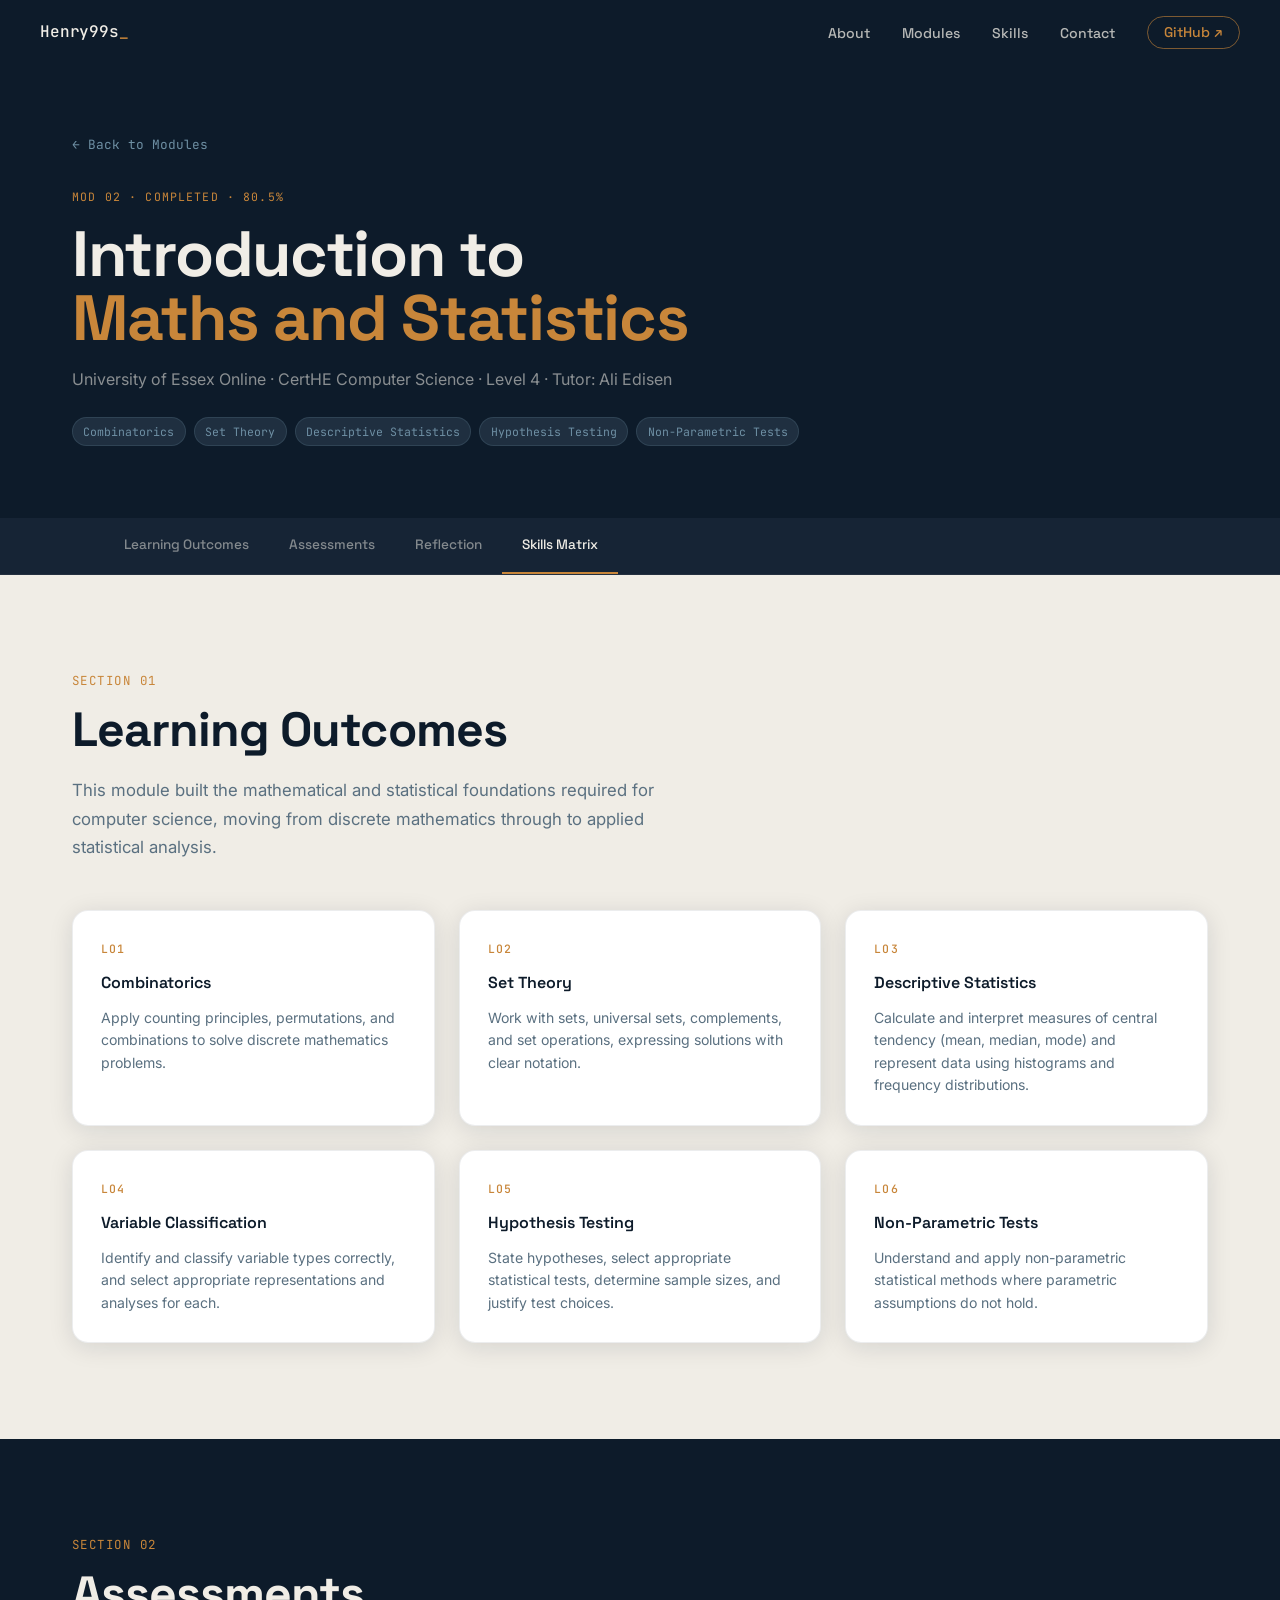
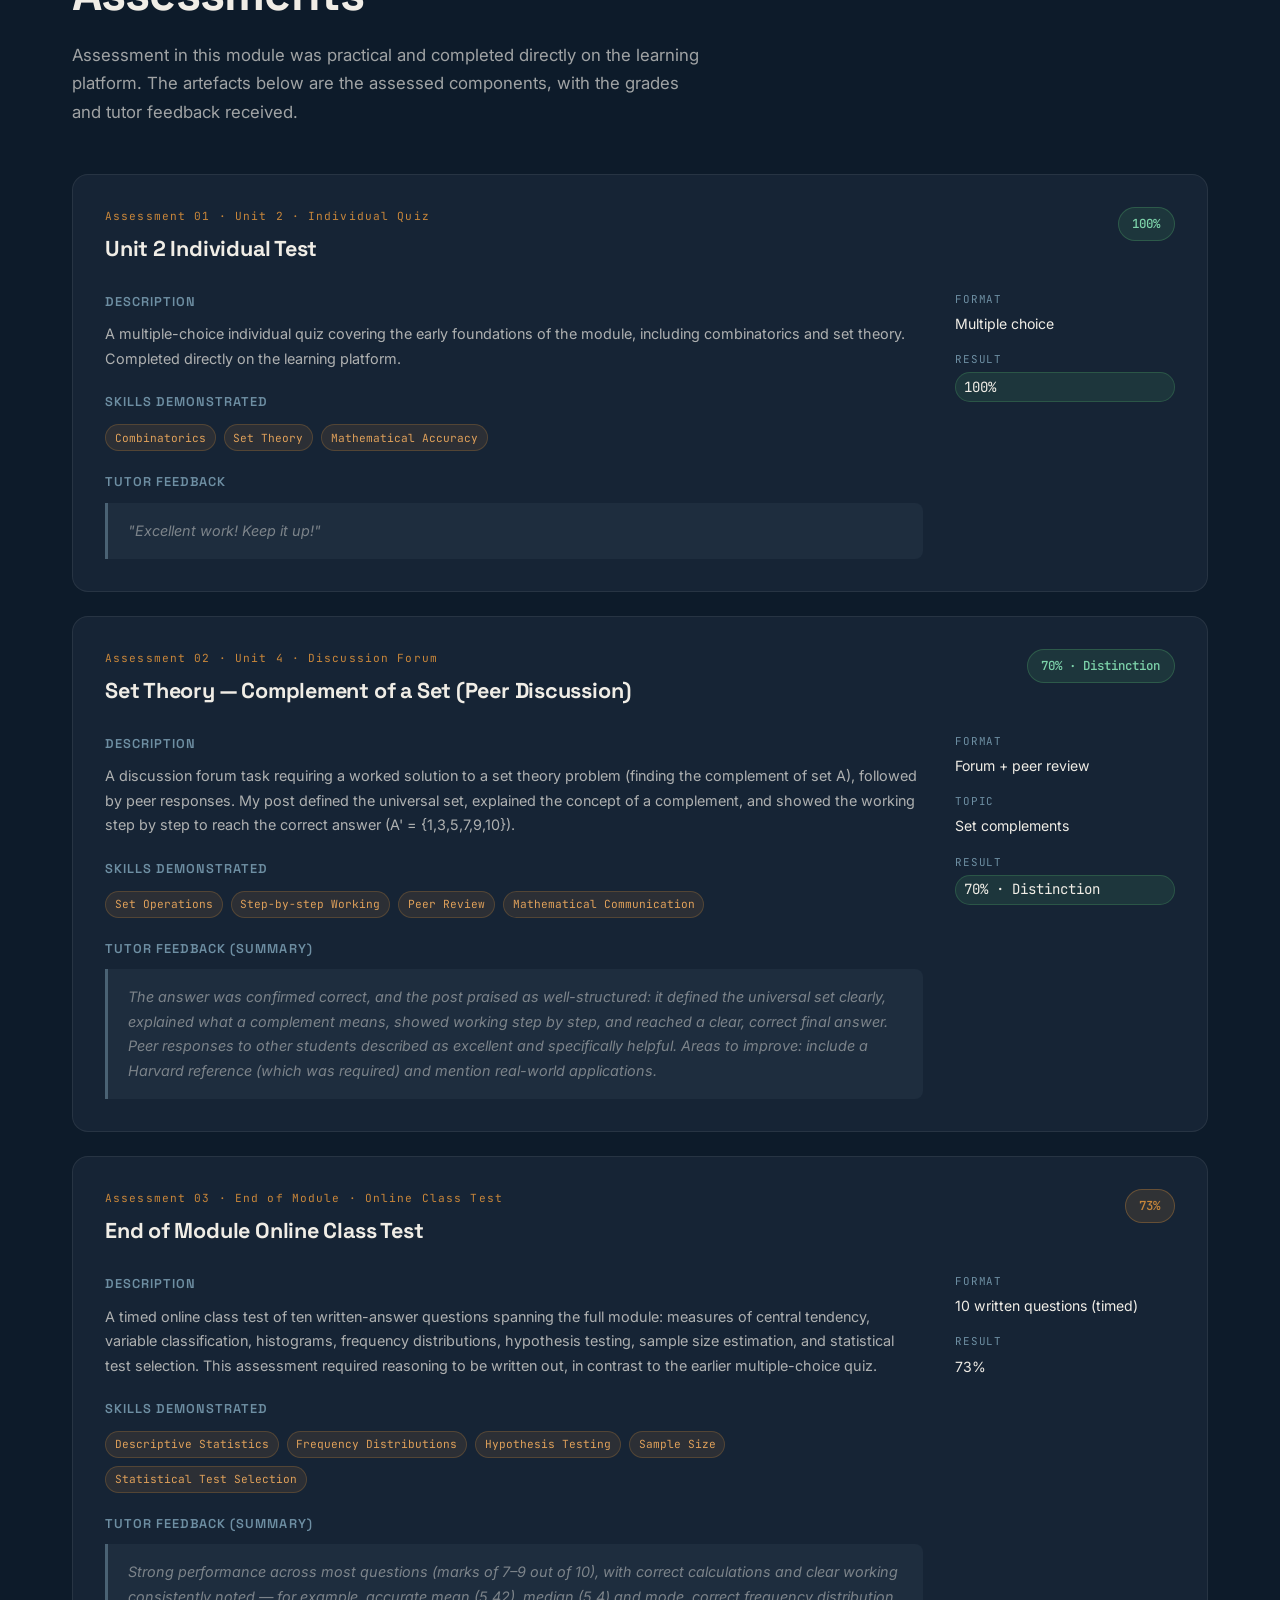
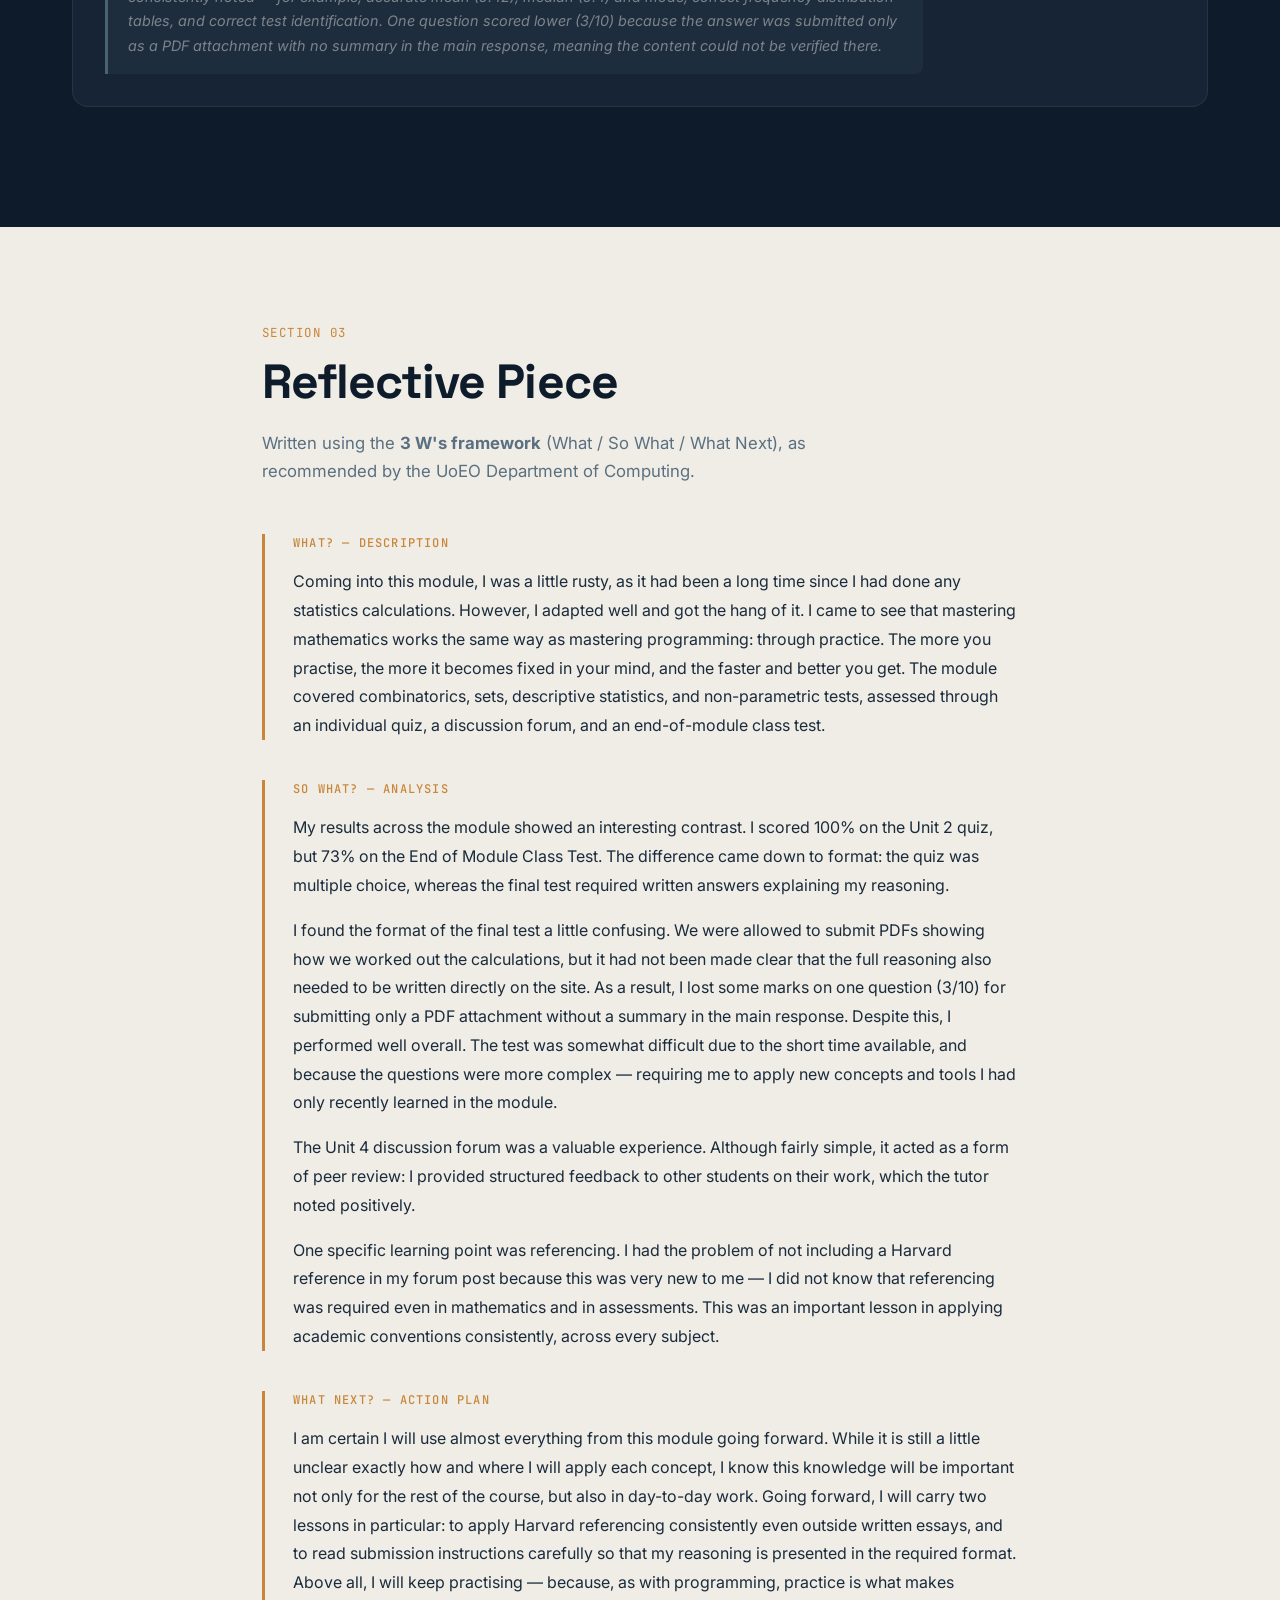
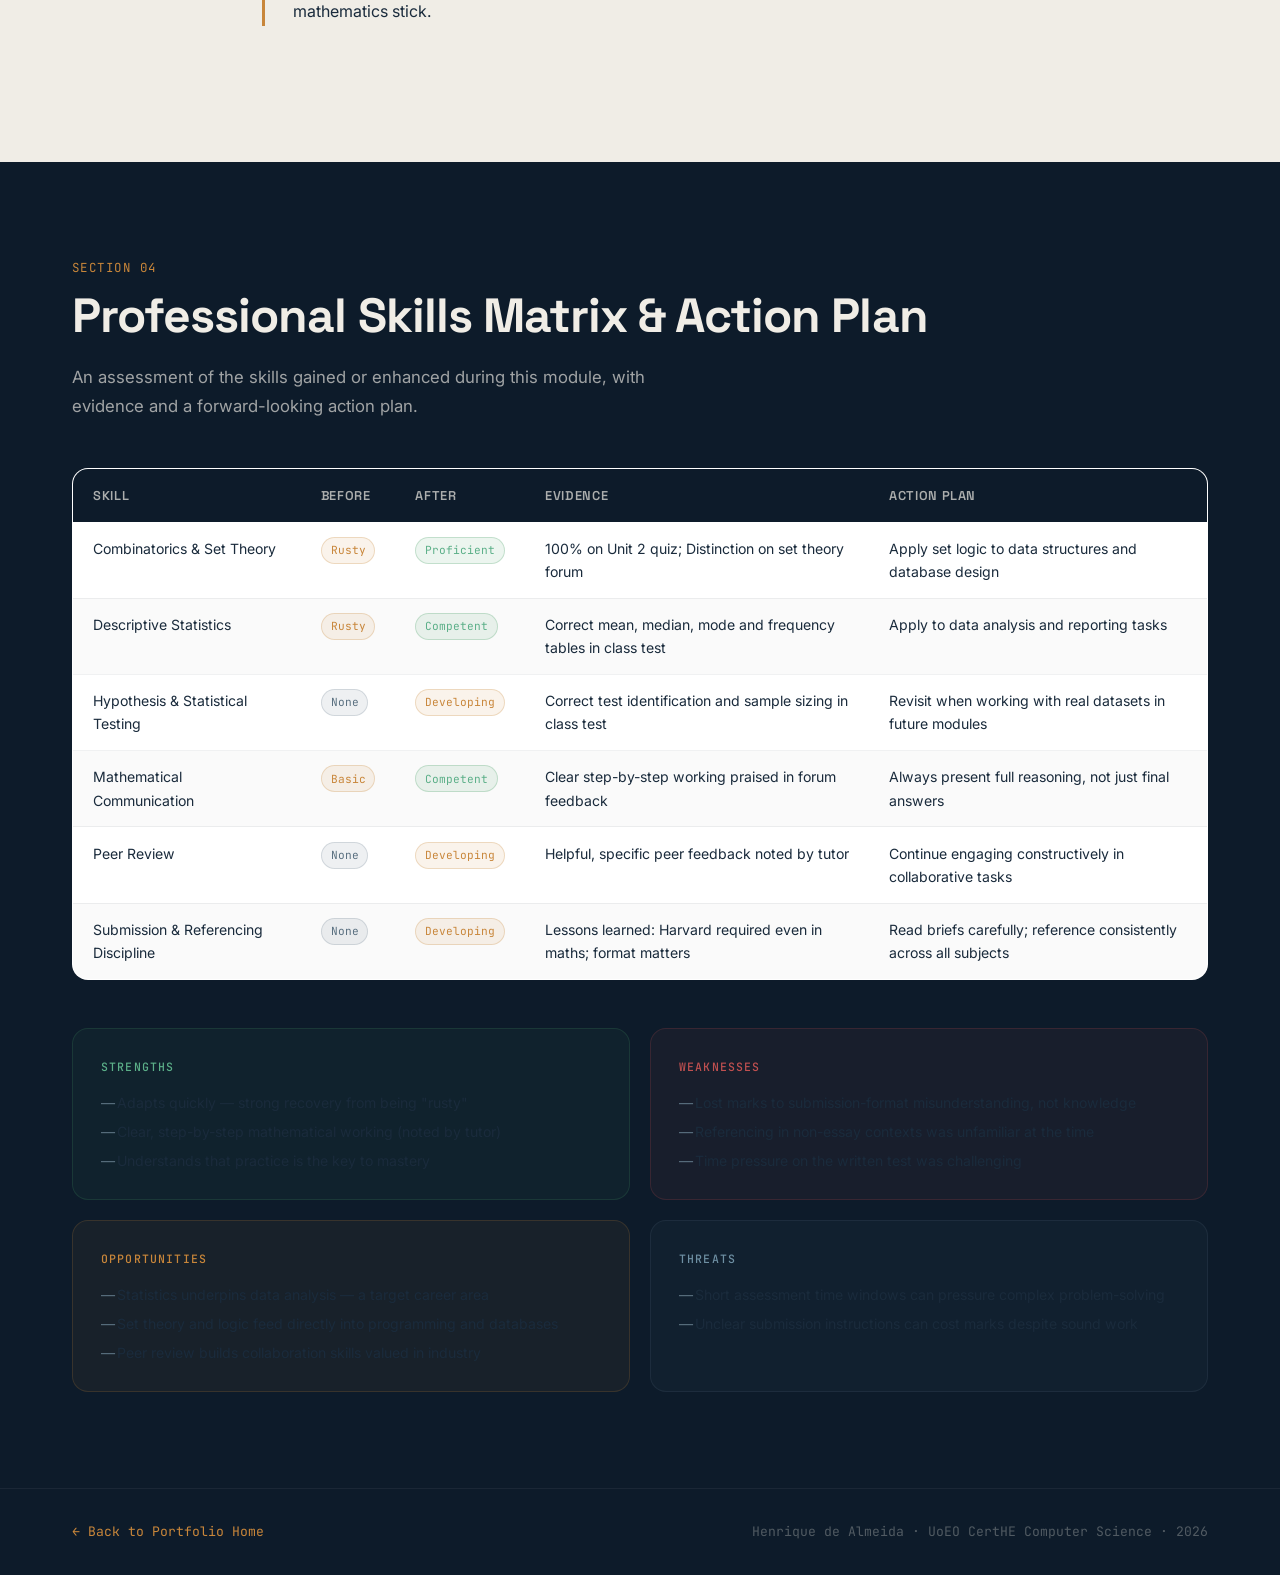
<file: module-02-maths-statistics.html>
<!DOCTYPE html>
<html lang="en">
<head>
  <meta charset="UTF-8" />
  <meta name="viewport" content="width=device-width, initial-scale=1.0" />
  <title>Introduction to Maths and Statistics — Henrique de Almeida | UoEO</title>
  <link rel="preconnect" href="https://fonts.googleapis.com" />
  <link rel="preconnect" href="https://fonts.gstatic.com" crossorigin />
  <link href="https://fonts.googleapis.com/css2?family=Space+Grotesk:wght@300;400;500;600;700&family=Inter:wght@300;400;500;600&family=JetBrains+Mono:wght@400;500&display=swap" rel="stylesheet" />
  <link rel="stylesheet" href="assets/css/style.css" />
</head>
<body>

  <!-- NAV -->
  <nav class="nav" id="nav">
    <div class="nav-inner">
      <a href="index.html" class="nav-logo">Henry99s<span class="cursor-blink">_</span></a>
      <ul class="nav-links">
        <li><a href="index.html#about">About</a></li>
        <li><a href="index.html#modules">Modules</a></li>
        <li><a href="index.html#skills">Skills</a></li>
        <li><a href="index.html#contact">Contact</a></li>
        <li><a href="https://github.com/Henry99s" target="_blank" class="nav-cta">GitHub ↗</a></li>
      </ul>
      <button class="nav-toggle" aria-label="Toggle menu">☰</button>
    </div>
  </nav>

  <!-- MODULE HERO -->
  <section class="module-hero">
    <div class="container">
      <a href="index.html#modules" class="breadcrumb">← Back to Modules</a>
      <div class="module-badge">MOD 02 · Completed · 80.5%</div>
      <h1 class="module-hero-title">Introduction to<br /><em>Maths and Statistics</em></h1>
      <p class="module-hero-sub">University of Essex Online · CertHE Computer Science · Level 4 · Tutor: Ali Edisen</p>
      <div class="module-meta-row">
        <span class="meta-chip">Combinatorics</span>
        <span class="meta-chip">Set Theory</span>
        <span class="meta-chip">Descriptive Statistics</span>
        <span class="meta-chip">Hypothesis Testing</span>
        <span class="meta-chip">Non-Parametric Tests</span>
      </div>
    </div>
  </section>

  <!-- PAGE NAV -->
  <div class="page-nav-bar">
    <div class="container">
      <nav class="page-nav">
        <a href="#outcomes">Learning Outcomes</a>
        <a href="#artefacts">Assessments</a>
        <a href="#reflection">Reflection</a>
        <a href="#skills-matrix">Skills Matrix</a>
      </nav>
    </div>
  </div>

  <!-- LEARNING OUTCOMES -->
  <section class="section" id="outcomes">
    <div class="container">
      <div class="section-eyebrow">Section 01</div>
      <h2 class="section-title">Learning Outcomes</h2>
      <p class="section-intro">
        This module built the mathematical and statistical foundations required for computer
        science, moving from discrete mathematics through to applied statistical analysis.
      </p>

      <div class="outcomes-grid">
        <div class="outcome-card">
          <div class="outcome-num">LO1</div>
          <h4>Combinatorics</h4>
          <p>Apply counting principles, permutations, and combinations to solve discrete mathematics problems.</p>
        </div>
        <div class="outcome-card">
          <div class="outcome-num">LO2</div>
          <h4>Set Theory</h4>
          <p>Work with sets, universal sets, complements, and set operations, expressing solutions with clear notation.</p>
        </div>
        <div class="outcome-card">
          <div class="outcome-num">LO3</div>
          <h4>Descriptive Statistics</h4>
          <p>Calculate and interpret measures of central tendency (mean, median, mode) and represent data using histograms and frequency distributions.</p>
        </div>
        <div class="outcome-card">
          <div class="outcome-num">LO4</div>
          <h4>Variable Classification</h4>
          <p>Identify and classify variable types correctly, and select appropriate representations and analyses for each.</p>
        </div>
        <div class="outcome-card">
          <div class="outcome-num">LO5</div>
          <h4>Hypothesis Testing</h4>
          <p>State hypotheses, select appropriate statistical tests, determine sample sizes, and justify test choices.</p>
        </div>
        <div class="outcome-card">
          <div class="outcome-num">LO6</div>
          <h4>Non-Parametric Tests</h4>
          <p>Understand and apply non-parametric statistical methods where parametric assumptions do not hold.</p>
        </div>
      </div>
    </div>
  </section>

  <!-- ASSESSMENTS -->
  <section class="section section-dark" id="artefacts">
    <div class="container">
      <div class="section-eyebrow">Section 02</div>
      <h2 class="section-title">Assessments</h2>
      <p class="section-intro">
        Assessment in this module was practical and completed directly on the learning platform.
        The artefacts below are the assessed components, with the grades and tutor feedback received.
      </p>

      <!-- Assessment 1 -->
      <div class="artefact-card">
        <div class="artefact-header">
          <div>
            <div class="artefact-num">Assessment 01 · Unit 2 · Individual Quiz</div>
            <h3 class="artefact-title">Unit 2 Individual Test</h3>
          </div>
          <span class="grade-pill grade-distinction">100%</span>
        </div>
        <div class="artefact-body">
          <div class="artefact-desc">
            <h4>Description</h4>
            <p>
              A multiple-choice individual quiz covering the early foundations of the module,
              including combinatorics and set theory. Completed directly on the learning platform.
            </p>
            <h4>Skills Demonstrated</h4>
            <div class="tag-row">
              <span class="tag tag-sm">Combinatorics</span>
              <span class="tag tag-sm">Set Theory</span>
              <span class="tag tag-sm">Mathematical Accuracy</span>
            </div>
            <h4>Tutor Feedback</h4>
            <div class="feedback-box">
              <p>"Excellent work! Keep it up!"</p>
            </div>
          </div>
          <div class="artefact-meta">
            <div class="meta-block"><span class="meta-label">Format</span><span>Multiple choice</span></div>
            <div class="meta-block"><span class="meta-label">Result</span><span class="status-distinction">100%</span></div>
          </div>
        </div>
      </div>

      <!-- Assessment 2 -->
      <div class="artefact-card">
        <div class="artefact-header">
          <div>
            <div class="artefact-num">Assessment 02 · Unit 4 · Discussion Forum</div>
            <h3 class="artefact-title">Set Theory — Complement of a Set (Peer Discussion)</h3>
          </div>
          <span class="grade-pill grade-distinction">70% · Distinction</span>
        </div>
        <div class="artefact-body">
          <div class="artefact-desc">
            <h4>Description</h4>
            <p>
              A discussion forum task requiring a worked solution to a set theory problem
              (finding the complement of set A), followed by peer responses. My post defined the
              universal set, explained the concept of a complement, and showed the working step by
              step to reach the correct answer (A' = {1,3,5,7,9,10}).
            </p>
            <h4>Skills Demonstrated</h4>
            <div class="tag-row">
              <span class="tag tag-sm">Set Operations</span>
              <span class="tag tag-sm">Step-by-step Working</span>
              <span class="tag tag-sm">Peer Review</span>
              <span class="tag tag-sm">Mathematical Communication</span>
            </div>
            <h4>Tutor Feedback (summary)</h4>
            <div class="feedback-box">
              <p>The answer was confirmed correct, and the post praised as well-structured: it defined the universal set clearly, explained what a complement means, showed working step by step, and reached a clear, correct final answer. Peer responses to other students described as excellent and specifically helpful. Areas to improve: include a Harvard reference (which was required) and mention real-world applications.</p>
            </div>
          </div>
          <div class="artefact-meta">
            <div class="meta-block"><span class="meta-label">Format</span><span>Forum + peer review</span></div>
            <div class="meta-block"><span class="meta-label">Topic</span><span>Set complements</span></div>
            <div class="meta-block"><span class="meta-label">Result</span><span class="status-distinction">70% · Distinction</span></div>
          </div>
        </div>
      </div>

      <!-- Assessment 3 -->
      <div class="artefact-card">
        <div class="artefact-header">
          <div>
            <div class="artefact-num">Assessment 03 · End of Module · Online Class Test</div>
            <h3 class="artefact-title">End of Module Online Class Test</h3>
          </div>
          <span class="grade-pill grade-merit">73%</span>
        </div>
        <div class="artefact-body">
          <div class="artefact-desc">
            <h4>Description</h4>
            <p>
              A timed online class test of ten written-answer questions spanning the full module:
              measures of central tendency, variable classification, histograms, frequency
              distributions, hypothesis testing, sample size estimation, and statistical test
              selection. This assessment required reasoning to be written out, in contrast to the
              earlier multiple-choice quiz.
            </p>
            <h4>Skills Demonstrated</h4>
            <div class="tag-row">
              <span class="tag tag-sm">Descriptive Statistics</span>
              <span class="tag tag-sm">Frequency Distributions</span>
              <span class="tag tag-sm">Hypothesis Testing</span>
              <span class="tag tag-sm">Sample Size</span>
              <span class="tag tag-sm">Statistical Test Selection</span>
            </div>
            <h4>Tutor Feedback (summary)</h4>
            <div class="feedback-box">
              <p>Strong performance across most questions (marks of 7–9 out of 10), with correct calculations and clear working consistently noted — for example, accurate mean (5.42), median (5.4) and mode, correct frequency distribution tables, and correct test identification. One question scored lower (3/10) because the answer was submitted only as a PDF attachment with no summary in the main response, meaning the content could not be verified there.</p>
            </div>
          </div>
          <div class="artefact-meta">
            <div class="meta-block"><span class="meta-label">Format</span><span>10 written questions (timed)</span></div>
            <div class="meta-block"><span class="meta-label">Result</span><span class="status-merit">73%</span></div>
          </div>
        </div>
      </div>

    </div>
  </section>

  <!-- REFLECTION -->
  <section class="section" id="reflection">
    <div class="container container-narrow">
      <div class="section-eyebrow">Section 03</div>
      <h2 class="section-title">Reflective Piece</h2>
      <p class="section-intro">
        Written using the <strong>3 W's framework</strong> (What / So What / What Next),
        as recommended by the UoEO Department of Computing.
      </p>

      <div class="reflection-block">
        <div class="reflection-label">What? — Description</div>
        <div class="reflection-content">
          <p>
            Coming into this module, I was a little rusty, as it had been a long time since I had
            done any statistics calculations. However, I adapted well and got the hang of it. I came
            to see that mastering mathematics works the same way as mastering programming: through
            practice. The more you practise, the more it becomes fixed in your mind, and the faster
            and better you get. The module covered combinatorics, sets, descriptive statistics, and
            non-parametric tests, assessed through an individual quiz, a discussion forum, and an
            end-of-module class test.
          </p>
        </div>
      </div>

      <div class="reflection-block">
        <div class="reflection-label">So What? — Analysis</div>
        <div class="reflection-content">
          <p>
            My results across the module showed an interesting contrast. I scored 100% on the Unit 2
            quiz, but 73% on the End of Module Class Test. The difference came down to format: the
            quiz was multiple choice, whereas the final test required written answers explaining my
            reasoning.
          </p>
          <p>
            I found the format of the final test a little confusing. We were allowed to submit PDFs
            showing how we worked out the calculations, but it had not been made clear that the full
            reasoning also needed to be written directly on the site. As a result, I lost some marks
            on one question (3/10) for submitting only a PDF attachment without a summary in the main
            response. Despite this, I performed well overall. The test was somewhat difficult due to
            the short time available, and because the questions were more complex — requiring me to
            apply new concepts and tools I had only recently learned in the module.
          </p>
          <p>
            The Unit 4 discussion forum was a valuable experience. Although fairly simple, it acted
            as a form of peer review: I provided structured feedback to other students on their work,
            which the tutor noted positively.
          </p>
          <p>
            One specific learning point was referencing. I had the problem of not including a Harvard
            reference in my forum post because this was very new to me — I did not know that
            referencing was required even in mathematics and in assessments. This was an important
            lesson in applying academic conventions consistently, across every subject.
          </p>
        </div>
      </div>

      <div class="reflection-block">
        <div class="reflection-label">What Next? — Action Plan</div>
        <div class="reflection-content">
          <p>
            I am certain I will use almost everything from this module going forward. While it is
            still a little unclear exactly how and where I will apply each concept, I know this
            knowledge will be important not only for the rest of the course, but also in day-to-day
            work. Going forward, I will carry two lessons in particular: to apply Harvard referencing
            consistently even outside written essays, and to read submission instructions carefully
            so that my reasoning is presented in the required format. Above all, I will keep
            practising — because, as with programming, practice is what makes mathematics stick.
          </p>
        </div>
      </div>
    </div>
  </section>

  <!-- SKILLS MATRIX -->
  <section class="section section-dark" id="skills-matrix">
    <div class="container">
      <div class="section-eyebrow">Section 04</div>
      <h2 class="section-title">Professional Skills Matrix &amp; Action Plan</h2>
      <p class="section-intro">
        An assessment of the skills gained or enhanced during this module, with evidence and
        a forward-looking action plan.
      </p>

      <div class="matrix-table-wrap">
        <table class="matrix-table">
          <thead>
            <tr>
              <th>Skill</th>
              <th>Before</th>
              <th>After</th>
              <th>Evidence</th>
              <th>Action Plan</th>
            </tr>
          </thead>
          <tbody>
            <tr>
              <td>Combinatorics &amp; Set Theory</td>
              <td><span class="level level-basic">Rusty</span></td>
              <td><span class="level level-inter">Proficient</span></td>
              <td>100% on Unit 2 quiz; Distinction on set theory forum</td>
              <td>Apply set logic to data structures and database design</td>
            </tr>
            <tr>
              <td>Descriptive Statistics</td>
              <td><span class="level level-basic">Rusty</span></td>
              <td><span class="level level-inter">Competent</span></td>
              <td>Correct mean, median, mode and frequency tables in class test</td>
              <td>Apply to data analysis and reporting tasks</td>
            </tr>
            <tr>
              <td>Hypothesis &amp; Statistical Testing</td>
              <td><span class="level level-none">None</span></td>
              <td><span class="level level-basic">Developing</span></td>
              <td>Correct test identification and sample sizing in class test</td>
              <td>Revisit when working with real datasets in future modules</td>
            </tr>
            <tr>
              <td>Mathematical Communication</td>
              <td><span class="level level-basic">Basic</span></td>
              <td><span class="level level-inter">Competent</span></td>
              <td>Clear step-by-step working praised in forum feedback</td>
              <td>Always present full reasoning, not just final answers</td>
            </tr>
            <tr>
              <td>Peer Review</td>
              <td><span class="level level-none">None</span></td>
              <td><span class="level level-basic">Developing</span></td>
              <td>Helpful, specific peer feedback noted by tutor</td>
              <td>Continue engaging constructively in collaborative tasks</td>
            </tr>
            <tr>
              <td>Submission &amp; Referencing Discipline</td>
              <td><span class="level level-none">None</span></td>
              <td><span class="level level-basic">Developing</span></td>
              <td>Lessons learned: Harvard required even in maths; format matters</td>
              <td>Read briefs carefully; reference consistently across all subjects</td>
            </tr>
          </tbody>
        </table>
      </div>

      <div class="swot-grid">
        <div class="swot-card swot-s">
          <div class="swot-label">Strengths</div>
          <ul>
            <li>Adapts quickly — strong recovery from being "rusty"</li>
            <li>Clear, step-by-step mathematical working (noted by tutor)</li>
            <li>Understands that practice is the key to mastery</li>
          </ul>
        </div>
        <div class="swot-card swot-w">
          <div class="swot-label">Weaknesses</div>
          <ul>
            <li>Lost marks to submission-format misunderstanding, not knowledge</li>
            <li>Referencing in non-essay contexts was unfamiliar at the time</li>
            <li>Time pressure on the written test was challenging</li>
          </ul>
        </div>
        <div class="swot-card swot-o">
          <div class="swot-label">Opportunities</div>
          <ul>
            <li>Statistics underpins data analysis — a target career area</li>
            <li>Set theory and logic feed directly into programming and databases</li>
            <li>Peer review builds collaboration skills valued in industry</li>
          </ul>
        </div>
        <div class="swot-card swot-t">
          <div class="swot-label">Threats</div>
          <ul>
            <li>Short assessment time windows can pressure complex problem-solving</li>
            <li>Unclear submission instructions can cost marks despite sound work</li>
          </ul>
        </div>
      </div>

    </div>
  </section>

  <!-- FOOTER -->
  <footer class="footer">
    <div class="container footer-inner">
      <a href="index.html" class="footer-back">← Back to Portfolio Home</a>
      <span class="footer-note">Henrique de Almeida · UoEO CertHE Computer Science · 2026</span>
    </div>
  </footer>

  <script>
    window.addEventListener('scroll', () => {
      document.getElementById('nav').classList.toggle('nav-scrolled', window.scrollY > 40);
    });
    document.querySelector('.nav-toggle').addEventListener('click', () => {
      document.querySelector('.nav-links').classList.toggle('nav-open');
    });
    const sections = document.querySelectorAll('section[id]');
    const navLinks = document.querySelectorAll('.page-nav a');
    const io = new IntersectionObserver((entries) => {
      entries.forEach(e => {
        if (e.isIntersecting) {
          navLinks.forEach(l => l.classList.remove('active'));
          const link = document.querySelector(`.page-nav a[href="#${e.target.id}"]`);
          if (link) link.classList.add('active');
        }
      });
    }, { rootMargin: '-40% 0px -55% 0px' });
    sections.forEach(s => io.observe(s));
  </script>
</body>
</html>
</file>
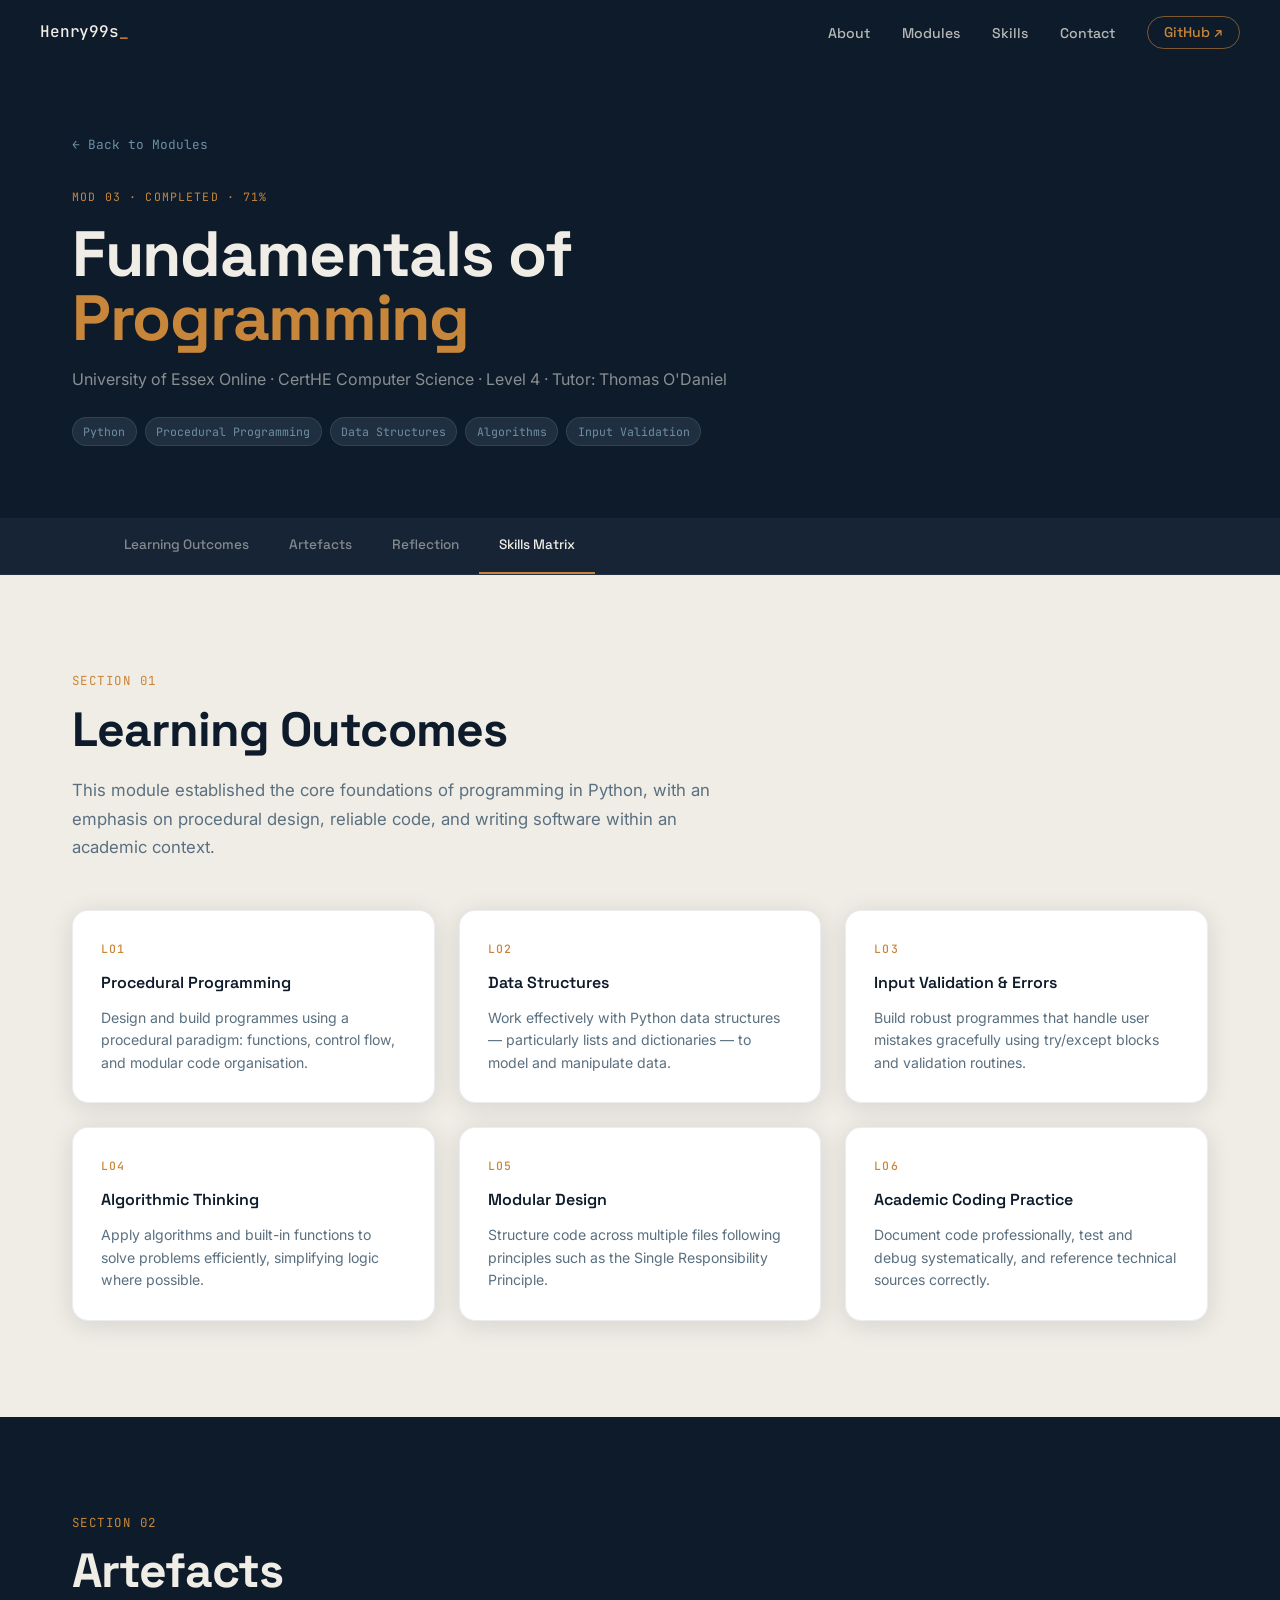
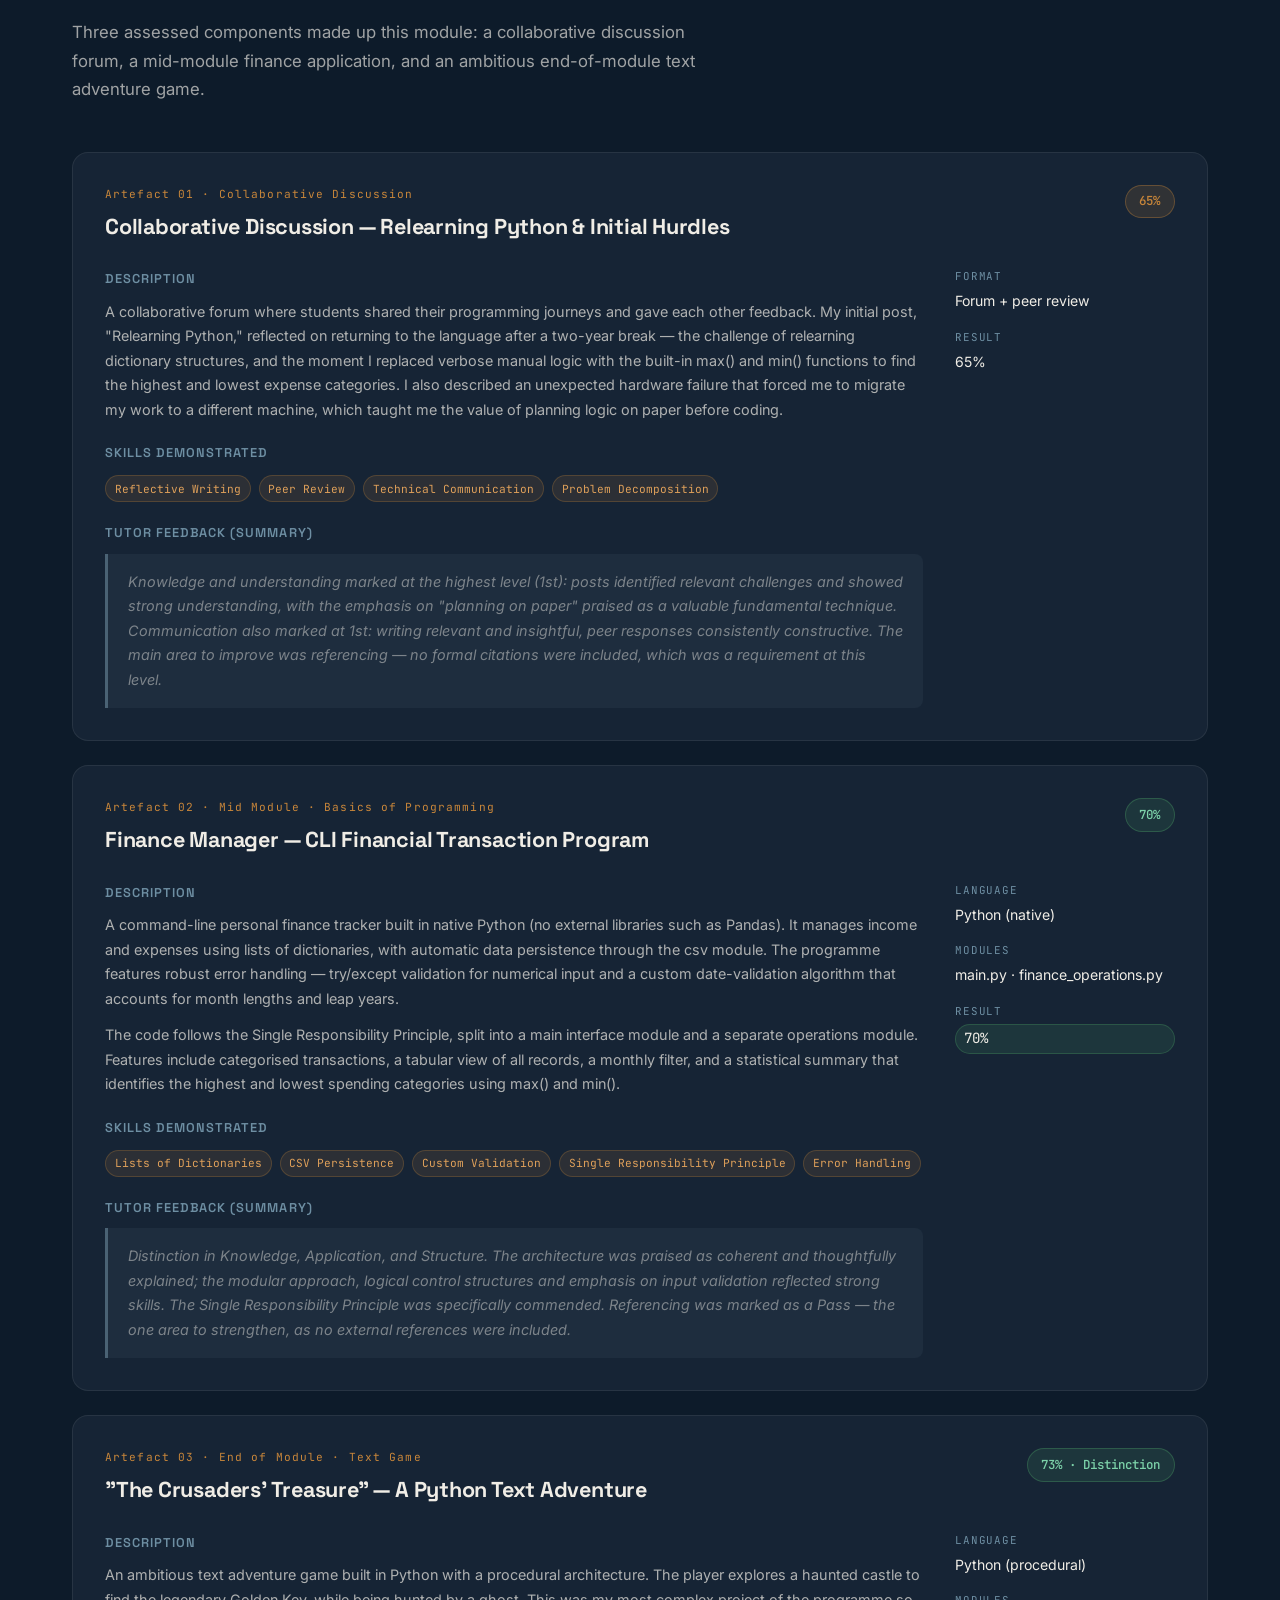
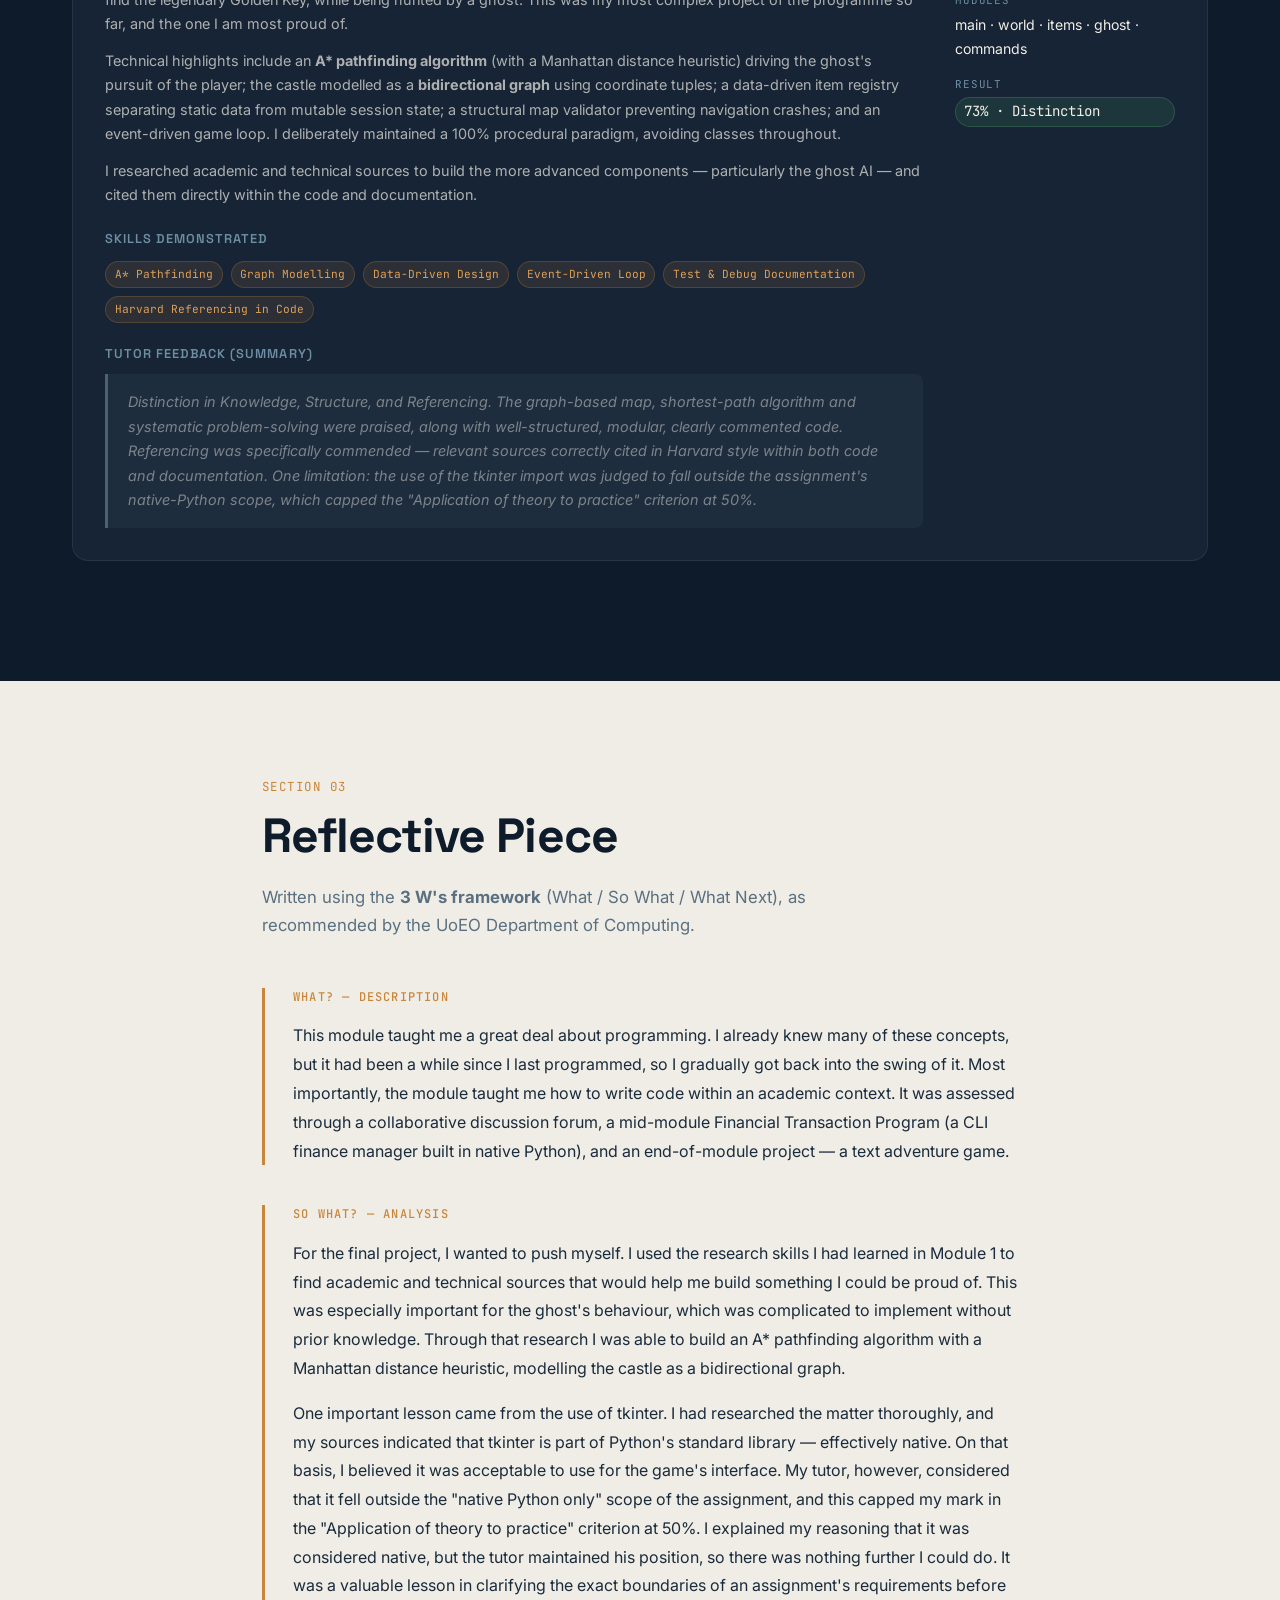
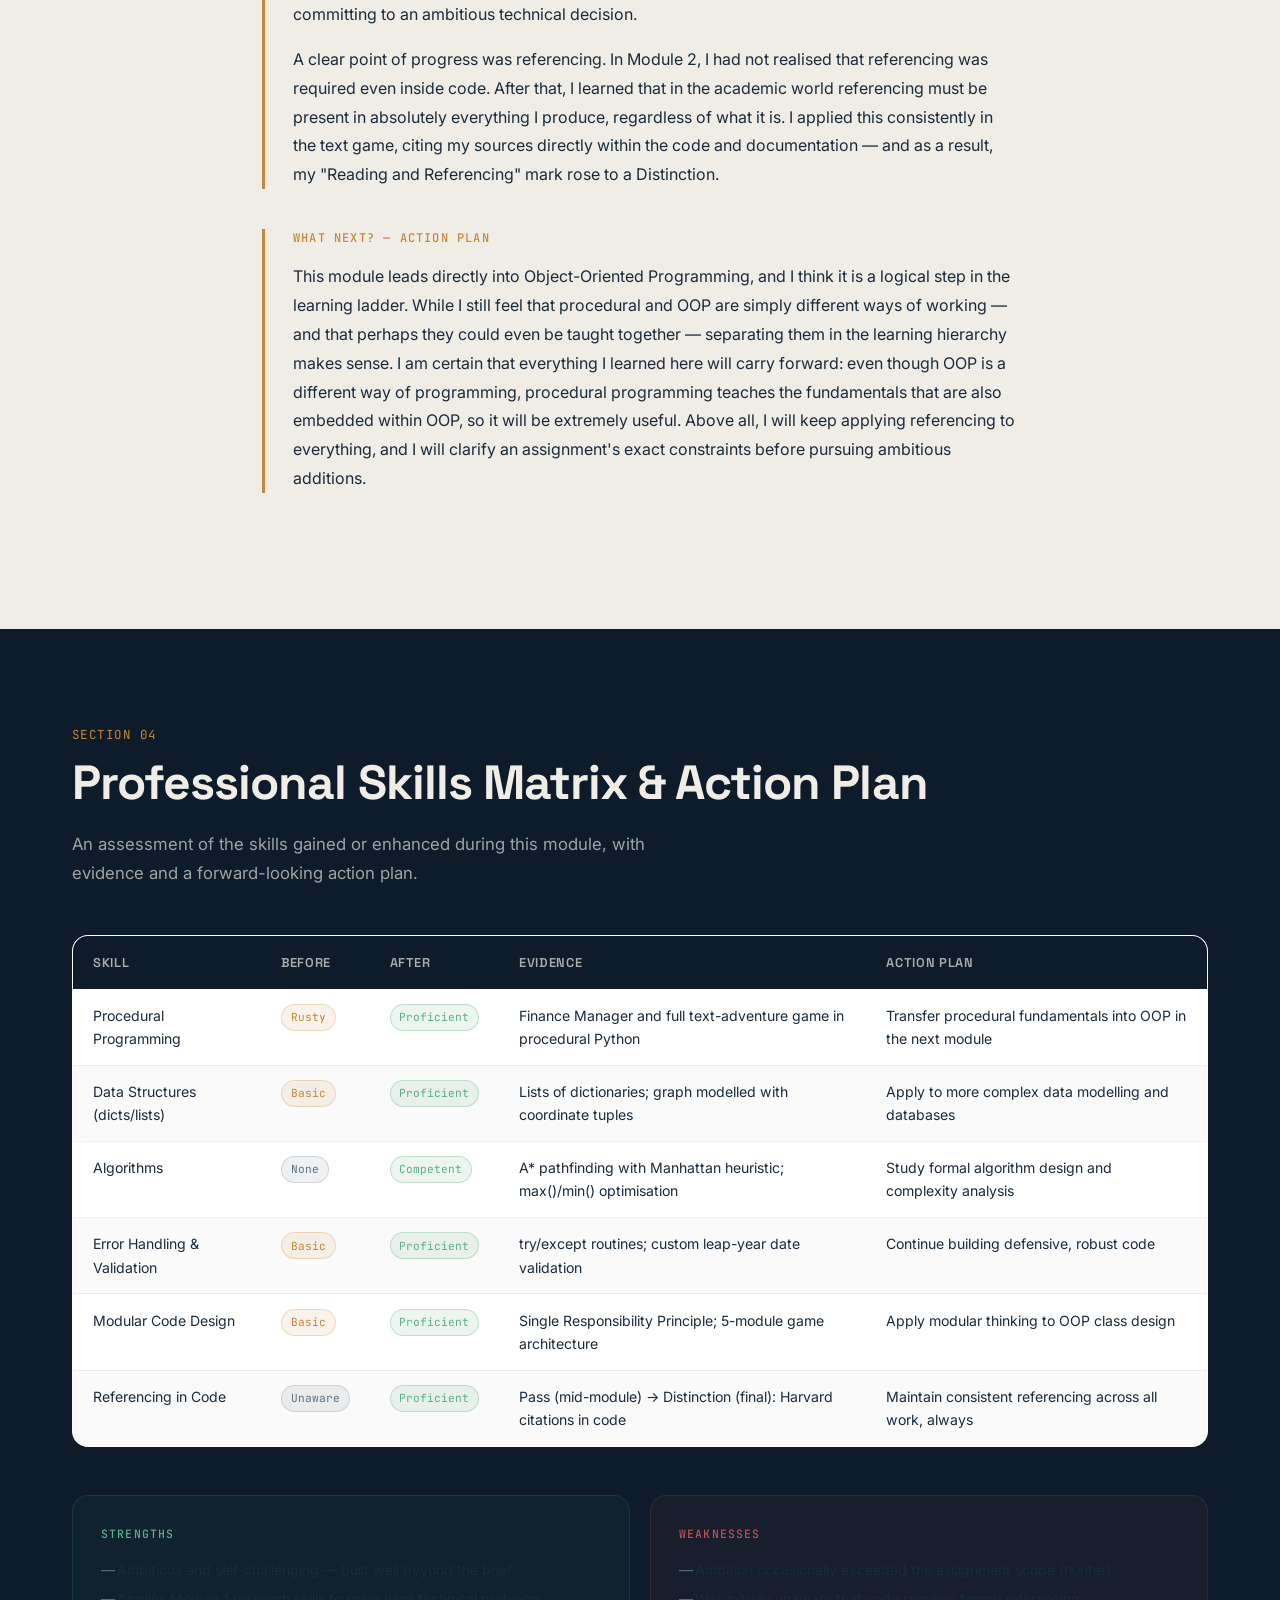
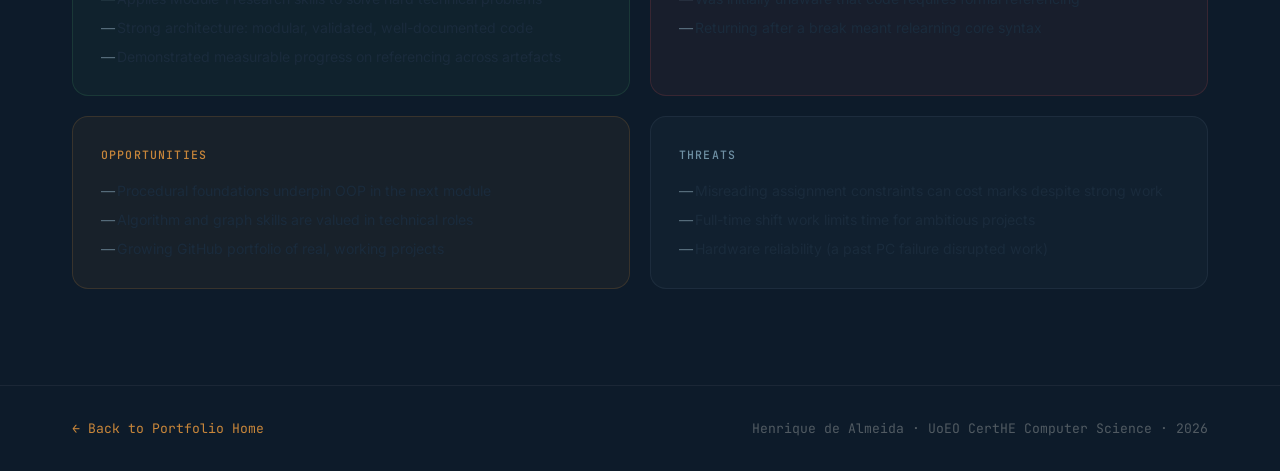
<file: module-03-fundamentals-programming.html>
<!DOCTYPE html>
<html lang="en">
<head>
  <meta charset="UTF-8" />
  <meta name="viewport" content="width=device-width, initial-scale=1.0" />
  <title>Fundamentals of Programming — Henrique de Almeida | UoEO</title>
  <link rel="preconnect" href="https://fonts.googleapis.com" />
  <link rel="preconnect" href="https://fonts.gstatic.com" crossorigin />
  <link href="https://fonts.googleapis.com/css2?family=Space+Grotesk:wght@300;400;500;600;700&family=Inter:wght@300;400;500;600&family=JetBrains+Mono:wght@400;500&display=swap" rel="stylesheet" />
  <link rel="stylesheet" href="assets/css/style.css" />
</head>
<body>

  <!-- NAV -->
  <nav class="nav" id="nav">
    <div class="nav-inner">
      <a href="index.html" class="nav-logo">Henry99s<span class="cursor-blink">_</span></a>
      <ul class="nav-links">
        <li><a href="index.html#about">About</a></li>
        <li><a href="index.html#modules">Modules</a></li>
        <li><a href="index.html#skills">Skills</a></li>
        <li><a href="index.html#contact">Contact</a></li>
        <li><a href="https://github.com/Henry99s" target="_blank" class="nav-cta">GitHub ↗</a></li>
      </ul>
      <button class="nav-toggle" aria-label="Toggle menu">☰</button>
    </div>
  </nav>

  <!-- MODULE HERO -->
  <section class="module-hero">
    <div class="container">
      <a href="index.html#modules" class="breadcrumb">← Back to Modules</a>
      <div class="module-badge">MOD 03 · Completed · 71%</div>
      <h1 class="module-hero-title">Fundamentals of<br /><em>Programming</em></h1>
      <p class="module-hero-sub">University of Essex Online · CertHE Computer Science · Level 4 · Tutor: Thomas O'Daniel</p>
      <div class="module-meta-row">
        <span class="meta-chip">Python</span>
        <span class="meta-chip">Procedural Programming</span>
        <span class="meta-chip">Data Structures</span>
        <span class="meta-chip">Algorithms</span>
        <span class="meta-chip">Input Validation</span>
      </div>
    </div>
  </section>

  <!-- PAGE NAV -->
  <div class="page-nav-bar">
    <div class="container">
      <nav class="page-nav">
        <a href="#outcomes">Learning Outcomes</a>
        <a href="#artefacts">Artefacts</a>
        <a href="#reflection">Reflection</a>
        <a href="#skills-matrix">Skills Matrix</a>
      </nav>
    </div>
  </div>

  <!-- LEARNING OUTCOMES -->
  <section class="section" id="outcomes">
    <div class="container">
      <div class="section-eyebrow">Section 01</div>
      <h2 class="section-title">Learning Outcomes</h2>
      <p class="section-intro">
        This module established the core foundations of programming in Python, with an emphasis
        on procedural design, reliable code, and writing software within an academic context.
      </p>

      <div class="outcomes-grid">
        <div class="outcome-card">
          <div class="outcome-num">LO1</div>
          <h4>Procedural Programming</h4>
          <p>Design and build programmes using a procedural paradigm: functions, control flow, and modular code organisation.</p>
        </div>
        <div class="outcome-card">
          <div class="outcome-num">LO2</div>
          <h4>Data Structures</h4>
          <p>Work effectively with Python data structures — particularly lists and dictionaries — to model and manipulate data.</p>
        </div>
        <div class="outcome-card">
          <div class="outcome-num">LO3</div>
          <h4>Input Validation &amp; Errors</h4>
          <p>Build robust programmes that handle user mistakes gracefully using try/except blocks and validation routines.</p>
        </div>
        <div class="outcome-card">
          <div class="outcome-num">LO4</div>
          <h4>Algorithmic Thinking</h4>
          <p>Apply algorithms and built-in functions to solve problems efficiently, simplifying logic where possible.</p>
        </div>
        <div class="outcome-card">
          <div class="outcome-num">LO5</div>
          <h4>Modular Design</h4>
          <p>Structure code across multiple files following principles such as the Single Responsibility Principle.</p>
        </div>
        <div class="outcome-card">
          <div class="outcome-num">LO6</div>
          <h4>Academic Coding Practice</h4>
          <p>Document code professionally, test and debug systematically, and reference technical sources correctly.</p>
        </div>
      </div>
    </div>
  </section>

  <!-- ARTEFACTS -->
  <section class="section section-dark" id="artefacts">
    <div class="container">
      <div class="section-eyebrow">Section 02</div>
      <h2 class="section-title">Artefacts</h2>
      <p class="section-intro">
        Three assessed components made up this module: a collaborative discussion forum, a
        mid-module finance application, and an ambitious end-of-module text adventure game.
      </p>

      <!-- Artefact 1 -->
      <div class="artefact-card">
        <div class="artefact-header">
          <div>
            <div class="artefact-num">Artefact 01 · Collaborative Discussion</div>
            <h3 class="artefact-title">Collaborative Discussion — Relearning Python &amp; Initial Hurdles</h3>
          </div>
          <span class="grade-pill grade-merit">65%</span>
        </div>
        <div class="artefact-body">
          <div class="artefact-desc">
            <h4>Description</h4>
            <p>
              A collaborative forum where students shared their programming journeys and gave each
              other feedback. My initial post, "Relearning Python," reflected on returning to the
              language after a two-year break — the challenge of relearning dictionary structures,
              and the moment I replaced verbose manual logic with the built-in max() and min()
              functions to find the highest and lowest expense categories. I also described an
              unexpected hardware failure that forced me to migrate my work to a different machine,
              which taught me the value of planning logic on paper before coding.
            </p>
            <h4>Skills Demonstrated</h4>
            <div class="tag-row">
              <span class="tag tag-sm">Reflective Writing</span>
              <span class="tag tag-sm">Peer Review</span>
              <span class="tag tag-sm">Technical Communication</span>
              <span class="tag tag-sm">Problem Decomposition</span>
            </div>
            <h4>Tutor Feedback (summary)</h4>
            <div class="feedback-box">
              <p>Knowledge and understanding marked at the highest level (1st): posts identified relevant challenges and showed strong understanding, with the emphasis on "planning on paper" praised as a valuable fundamental technique. Communication also marked at 1st: writing relevant and insightful, peer responses consistently constructive. The main area to improve was referencing — no formal citations were included, which was a requirement at this level.</p>
            </div>
          </div>
          <div class="artefact-meta">
            <div class="meta-block"><span class="meta-label">Format</span><span>Forum + peer review</span></div>
            <div class="meta-block"><span class="meta-label">Result</span><span class="status-merit">65%</span></div>
          </div>
        </div>
      </div>

      <!-- Artefact 2 -->
      <div class="artefact-card">
        <div class="artefact-header">
          <div>
            <div class="artefact-num">Artefact 02 · Mid Module · Basics of Programming</div>
            <h3 class="artefact-title">Finance Manager — CLI Financial Transaction Program</h3>
          </div>
          <span class="grade-pill grade-distinction">70%</span>
        </div>
        <div class="artefact-body">
          <div class="artefact-desc">
            <h4>Description</h4>
            <p>
              A command-line personal finance tracker built in native Python (no external libraries
              such as Pandas). It manages income and expenses using lists of dictionaries, with
              automatic data persistence through the csv module. The programme features robust
              error handling — try/except validation for numerical input and a custom date-validation
              algorithm that accounts for month lengths and leap years.
            </p>
            <p>
              The code follows the Single Responsibility Principle, split into a main interface
              module and a separate operations module. Features include categorised transactions,
              a tabular view of all records, a monthly filter, and a statistical summary that
              identifies the highest and lowest spending categories using max() and min().
            </p>
            <h4>Skills Demonstrated</h4>
            <div class="tag-row">
              <span class="tag tag-sm">Lists of Dictionaries</span>
              <span class="tag tag-sm">CSV Persistence</span>
              <span class="tag tag-sm">Custom Validation</span>
              <span class="tag tag-sm">Single Responsibility Principle</span>
              <span class="tag tag-sm">Error Handling</span>
            </div>
            <h4>Tutor Feedback (summary)</h4>
            <div class="feedback-box">
              <p>Distinction in Knowledge, Application, and Structure. The architecture was praised as coherent and thoughtfully explained; the modular approach, logical control structures and emphasis on input validation reflected strong skills. The Single Responsibility Principle was specifically commended. Referencing was marked as a Pass — the one area to strengthen, as no external references were included.</p>
            </div>
          </div>
          <div class="artefact-meta">
            <div class="meta-block"><span class="meta-label">Language</span><span>Python (native)</span></div>
            <div class="meta-block"><span class="meta-label">Modules</span><span>main.py · finance_operations.py</span></div>
            <div class="meta-block"><span class="meta-label">Result</span><span class="status-distinction">70%</span></div>
          </div>
        </div>
      </div>

      <!-- Artefact 3 -->
      <div class="artefact-card">
        <div class="artefact-header">
          <div>
            <div class="artefact-num">Artefact 03 · End of Module · Text Game</div>
            <h3 class="artefact-title">"The Crusaders' Treasure" — A Python Text Adventure</h3>
          </div>
          <span class="grade-pill grade-distinction">73% · Distinction</span>
        </div>
        <div class="artefact-body">
          <div class="artefact-desc">
            <h4>Description</h4>
            <p>
              An ambitious text adventure game built in Python with a procedural architecture. The
              player explores a haunted castle to find the legendary Golden Key, while being hunted
              by a ghost. This was my most complex project of the programme so far, and the one I am
              most proud of.
            </p>
            <p>
              Technical highlights include an <strong>A* pathfinding algorithm</strong> (with a
              Manhattan distance heuristic) driving the ghost's pursuit of the player; the castle
              modelled as a <strong>bidirectional graph</strong> using coordinate tuples; a
              data-driven item registry separating static data from mutable session state; a
              structural map validator preventing navigation crashes; and an event-driven game loop.
              I deliberately maintained a 100% procedural paradigm, avoiding classes throughout.
            </p>
            <p>
              I researched academic and technical sources to build the more advanced components —
              particularly the ghost AI — and cited them directly within the code and documentation.
            </p>
            <h4>Skills Demonstrated</h4>
            <div class="tag-row">
              <span class="tag tag-sm">A* Pathfinding</span>
              <span class="tag tag-sm">Graph Modelling</span>
              <span class="tag tag-sm">Data-Driven Design</span>
              <span class="tag tag-sm">Event-Driven Loop</span>
              <span class="tag tag-sm">Test &amp; Debug Documentation</span>
              <span class="tag tag-sm">Harvard Referencing in Code</span>
            </div>
            <h4>Tutor Feedback (summary)</h4>
            <div class="feedback-box">
              <p>Distinction in Knowledge, Structure, and Referencing. The graph-based map, shortest-path algorithm and systematic problem-solving were praised, along with well-structured, modular, clearly commented code. Referencing was specifically commended — relevant sources correctly cited in Harvard style within both code and documentation. One limitation: the use of the tkinter import was judged to fall outside the assignment's native-Python scope, which capped the "Application of theory to practice" criterion at 50%.</p>
            </div>
          </div>
          <div class="artefact-meta">
            <div class="meta-block"><span class="meta-label">Language</span><span>Python (procedural)</span></div>
            <div class="meta-block"><span class="meta-label">Modules</span><span>main · world · items · ghost · commands</span></div>
            <div class="meta-block"><span class="meta-label">Result</span><span class="status-distinction">73% · Distinction</span></div>
          </div>
        </div>
      </div>

    </div>
  </section>

  <!-- REFLECTION -->
  <section class="section" id="reflection">
    <div class="container container-narrow">
      <div class="section-eyebrow">Section 03</div>
      <h2 class="section-title">Reflective Piece</h2>
      <p class="section-intro">
        Written using the <strong>3 W's framework</strong> (What / So What / What Next),
        as recommended by the UoEO Department of Computing.
      </p>

      <div class="reflection-block">
        <div class="reflection-label">What? — Description</div>
        <div class="reflection-content">
          <p>
            This module taught me a great deal about programming. I already knew many of these
            concepts, but it had been a while since I last programmed, so I gradually got back into
            the swing of it. Most importantly, the module taught me how to write code within an
            academic context. It was assessed through a collaborative discussion forum, a mid-module
            Financial Transaction Program (a CLI finance manager built in native Python), and an
            end-of-module project — a text adventure game.
          </p>
        </div>
      </div>

      <div class="reflection-block">
        <div class="reflection-label">So What? — Analysis</div>
        <div class="reflection-content">
          <p>
            For the final project, I wanted to push myself. I used the research skills I had learned
            in Module 1 to find academic and technical sources that would help me build something I
            could be proud of. This was especially important for the ghost's behaviour, which was
            complicated to implement without prior knowledge. Through that research I was able to
            build an A* pathfinding algorithm with a Manhattan distance heuristic, modelling the
            castle as a bidirectional graph.
          </p>
          <p>
            One important lesson came from the use of tkinter. I had researched the matter
            thoroughly, and my sources indicated that tkinter is part of Python's standard library —
            effectively native. On that basis, I believed it was acceptable to use for the game's
            interface. My tutor, however, considered that it fell outside the "native Python only"
            scope of the assignment, and this capped my mark in the "Application of theory to
            practice" criterion at 50%. I explained my reasoning that it was considered native, but
            the tutor maintained his position, so there was nothing further I could do. It was a
            valuable lesson in clarifying the exact boundaries of an assignment's requirements before
            committing to an ambitious technical decision.
          </p>
          <p>
            A clear point of progress was referencing. In Module 2, I had not realised that
            referencing was required even inside code. After that, I learned that in the academic
            world referencing must be present in absolutely everything I produce, regardless of what
            it is. I applied this consistently in the text game, citing my sources directly within
            the code and documentation — and as a result, my "Reading and Referencing" mark rose to
            a Distinction.
          </p>
        </div>
      </div>

      <div class="reflection-block">
        <div class="reflection-label">What Next? — Action Plan</div>
        <div class="reflection-content">
          <p>
            This module leads directly into Object-Oriented Programming, and I think it is a logical
            step in the learning ladder. While I still feel that procedural and OOP are simply
            different ways of working — and that perhaps they could even be taught together —
            separating them in the learning hierarchy makes sense. I am certain that everything I
            learned here will carry forward: even though OOP is a different way of programming,
            procedural programming teaches the fundamentals that are also embedded within OOP, so it
            will be extremely useful. Above all, I will keep applying referencing to everything, and
            I will clarify an assignment's exact constraints before pursuing ambitious additions.
          </p>
        </div>
      </div>
    </div>
  </section>

  <!-- SKILLS MATRIX -->
  <section class="section section-dark" id="skills-matrix">
    <div class="container">
      <div class="section-eyebrow">Section 04</div>
      <h2 class="section-title">Professional Skills Matrix &amp; Action Plan</h2>
      <p class="section-intro">
        An assessment of the skills gained or enhanced during this module, with evidence and
        a forward-looking action plan.
      </p>

      <div class="matrix-table-wrap">
        <table class="matrix-table">
          <thead>
            <tr>
              <th>Skill</th>
              <th>Before</th>
              <th>After</th>
              <th>Evidence</th>
              <th>Action Plan</th>
            </tr>
          </thead>
          <tbody>
            <tr>
              <td>Procedural Programming</td>
              <td><span class="level level-basic">Rusty</span></td>
              <td><span class="level level-inter">Proficient</span></td>
              <td>Finance Manager and full text-adventure game in procedural Python</td>
              <td>Transfer procedural fundamentals into OOP in the next module</td>
            </tr>
            <tr>
              <td>Data Structures (dicts/lists)</td>
              <td><span class="level level-basic">Basic</span></td>
              <td><span class="level level-inter">Proficient</span></td>
              <td>Lists of dictionaries; graph modelled with coordinate tuples</td>
              <td>Apply to more complex data modelling and databases</td>
            </tr>
            <tr>
              <td>Algorithms</td>
              <td><span class="level level-none">None</span></td>
              <td><span class="level level-inter">Competent</span></td>
              <td>A* pathfinding with Manhattan heuristic; max()/min() optimisation</td>
              <td>Study formal algorithm design and complexity analysis</td>
            </tr>
            <tr>
              <td>Error Handling &amp; Validation</td>
              <td><span class="level level-basic">Basic</span></td>
              <td><span class="level level-inter">Proficient</span></td>
              <td>try/except routines; custom leap-year date validation</td>
              <td>Continue building defensive, robust code</td>
            </tr>
            <tr>
              <td>Modular Code Design</td>
              <td><span class="level level-basic">Basic</span></td>
              <td><span class="level level-inter">Proficient</span></td>
              <td>Single Responsibility Principle; 5-module game architecture</td>
              <td>Apply modular thinking to OOP class design</td>
            </tr>
            <tr>
              <td>Referencing in Code</td>
              <td><span class="level level-none">Unaware</span></td>
              <td><span class="level level-inter">Proficient</span></td>
              <td>Pass (mid-module) → Distinction (final): Harvard citations in code</td>
              <td>Maintain consistent referencing across all work, always</td>
            </tr>
          </tbody>
        </table>
      </div>

      <div class="swot-grid">
        <div class="swot-card swot-s">
          <div class="swot-label">Strengths</div>
          <ul>
            <li>Ambitious and self-challenging — built well beyond the brief</li>
            <li>Applies Module 1 research skills to solve hard technical problems</li>
            <li>Strong architecture: modular, validated, well-documented code</li>
            <li>Demonstrated measurable progress on referencing across artefacts</li>
          </ul>
        </div>
        <div class="swot-card swot-w">
          <div class="swot-label">Weaknesses</div>
          <ul>
            <li>Ambition occasionally exceeded the assignment scope (tkinter)</li>
            <li>Was initially unaware that code requires formal referencing</li>
            <li>Returning after a break meant relearning core syntax</li>
          </ul>
        </div>
        <div class="swot-card swot-o">
          <div class="swot-label">Opportunities</div>
          <ul>
            <li>Procedural foundations underpin OOP in the next module</li>
            <li>Algorithm and graph skills are valued in technical roles</li>
            <li>Growing GitHub portfolio of real, working projects</li>
          </ul>
        </div>
        <div class="swot-card swot-t">
          <div class="swot-label">Threats</div>
          <ul>
            <li>Misreading assignment constraints can cost marks despite strong work</li>
            <li>Full-time shift work limits time for ambitious projects</li>
            <li>Hardware reliability (a past PC failure disrupted work)</li>
          </ul>
        </div>
      </div>

    </div>
  </section>

  <!-- FOOTER -->
  <footer class="footer">
    <div class="container footer-inner">
      <a href="index.html" class="footer-back">← Back to Portfolio Home</a>
      <span class="footer-note">Henrique de Almeida · UoEO CertHE Computer Science · 2026</span>
    </div>
  </footer>

  <script>
    window.addEventListener('scroll', () => {
      document.getElementById('nav').classList.toggle('nav-scrolled', window.scrollY > 40);
    });
    document.querySelector('.nav-toggle').addEventListener('click', () => {
      document.querySelector('.nav-links').classList.toggle('nav-open');
    });
    const sections = document.querySelectorAll('section[id]');
    const navLinks = document.querySelectorAll('.page-nav a');
    const io = new IntersectionObserver((entries) => {
      entries.forEach(e => {
        if (e.isIntersecting) {
          navLinks.forEach(l => l.classList.remove('active'));
          const link = document.querySelector(`.page-nav a[href="#${e.target.id}"]`);
          if (link) link.classList.add('active');
        }
      });
    }, { rootMargin: '-40% 0px -55% 0px' });
    sections.forEach(s => io.observe(s));
  </script>
</body>
</html>
</file>
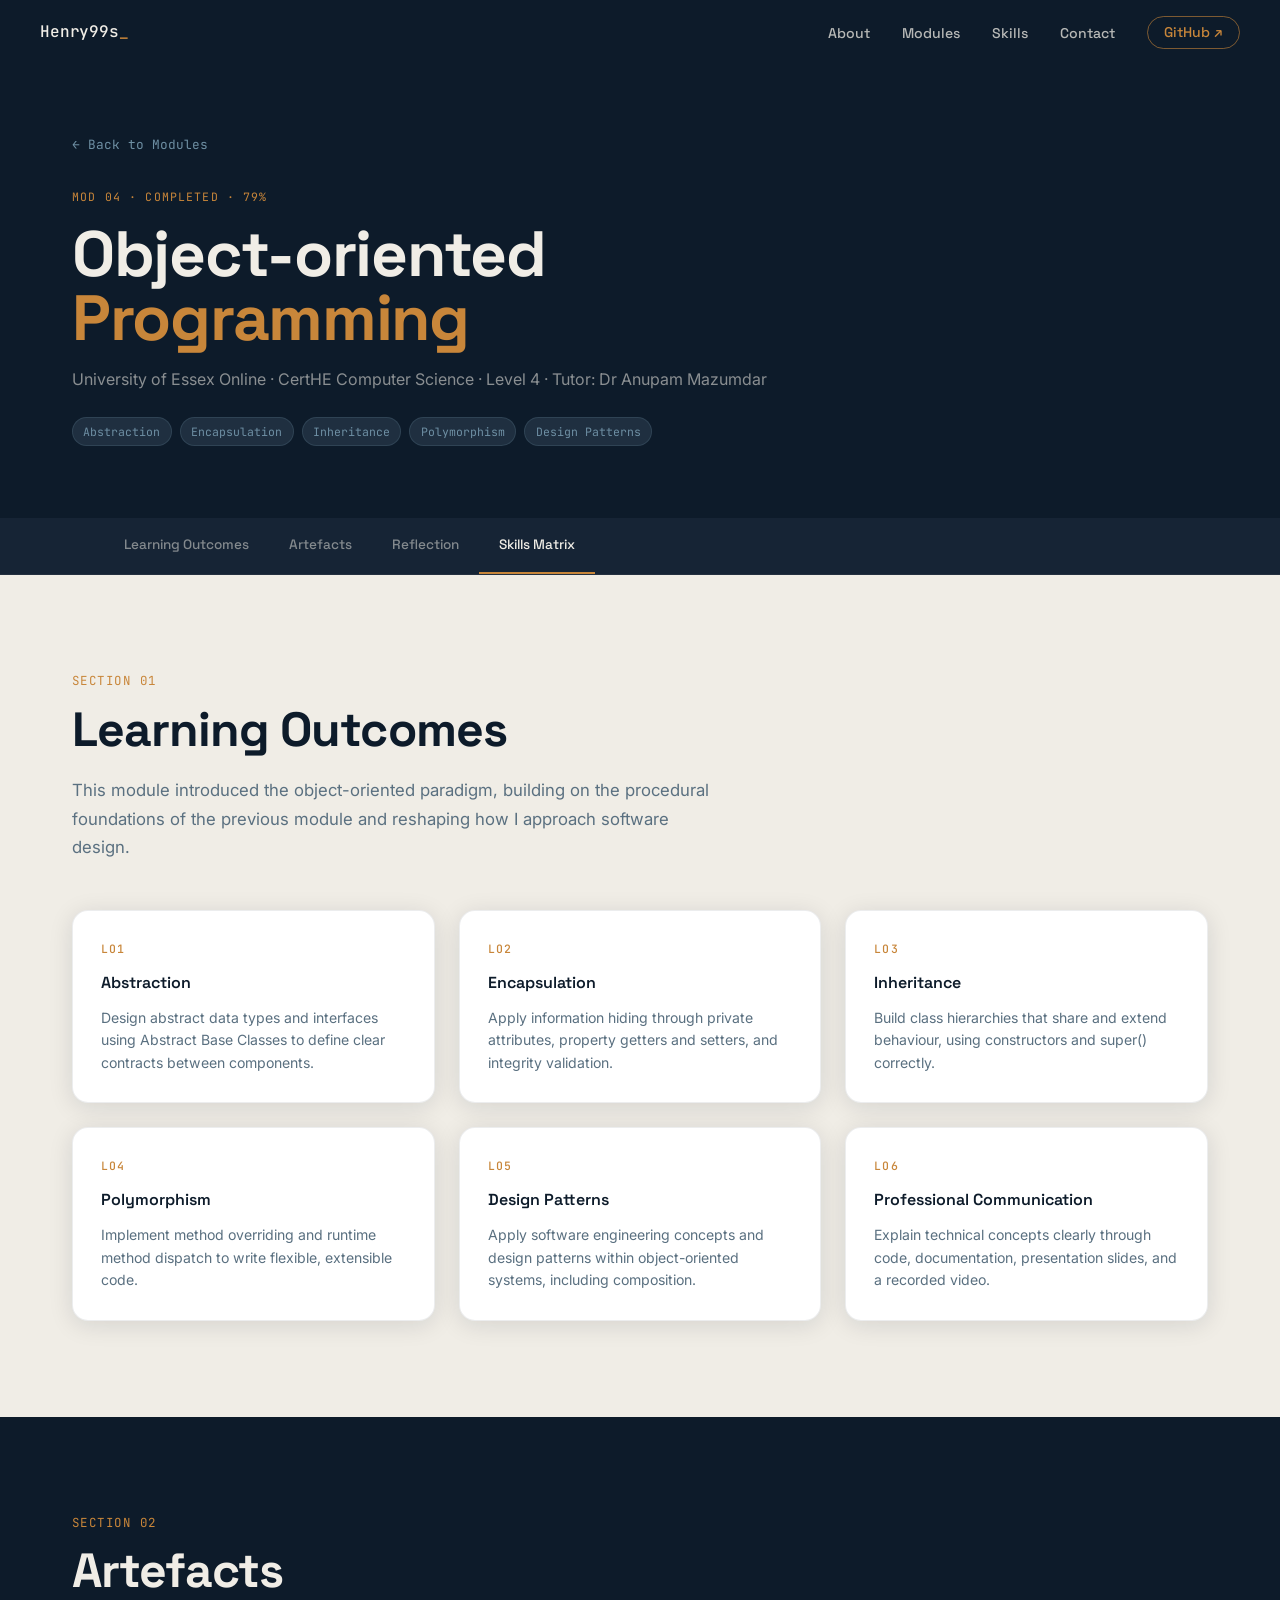
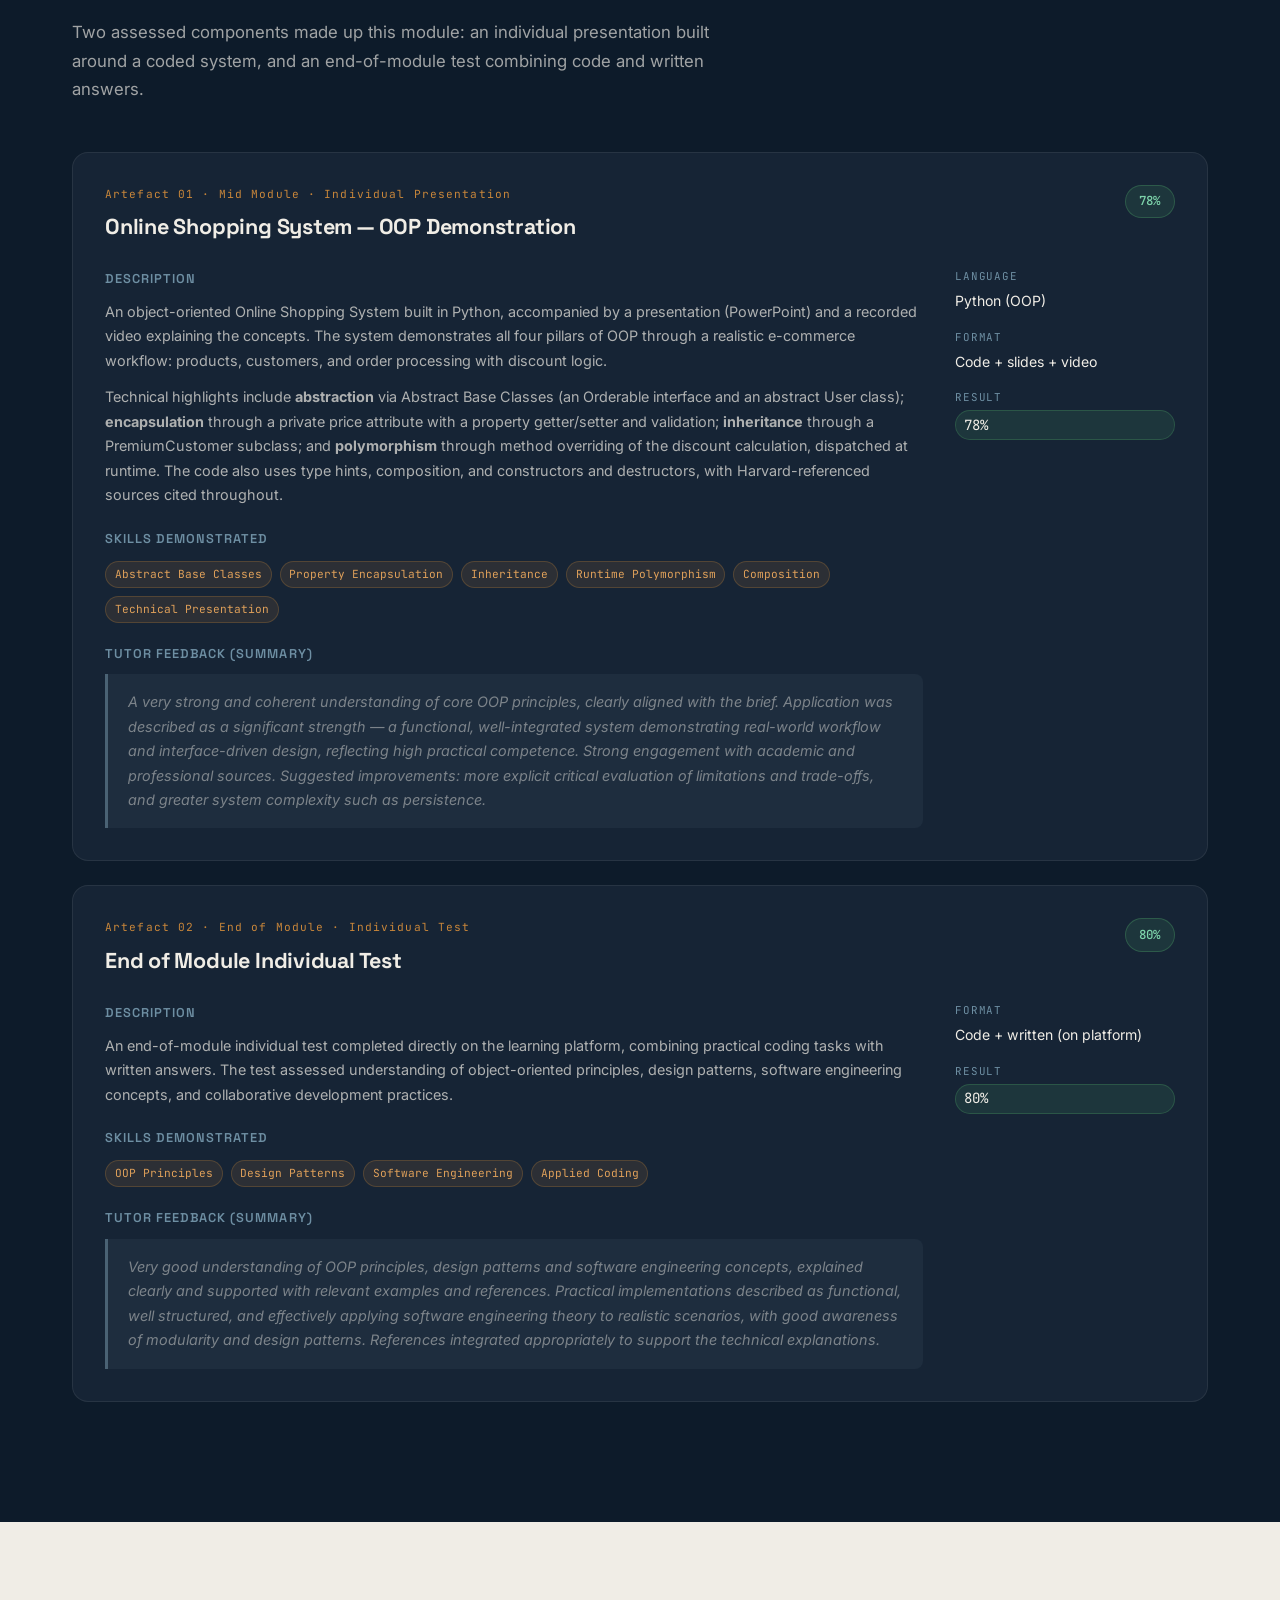
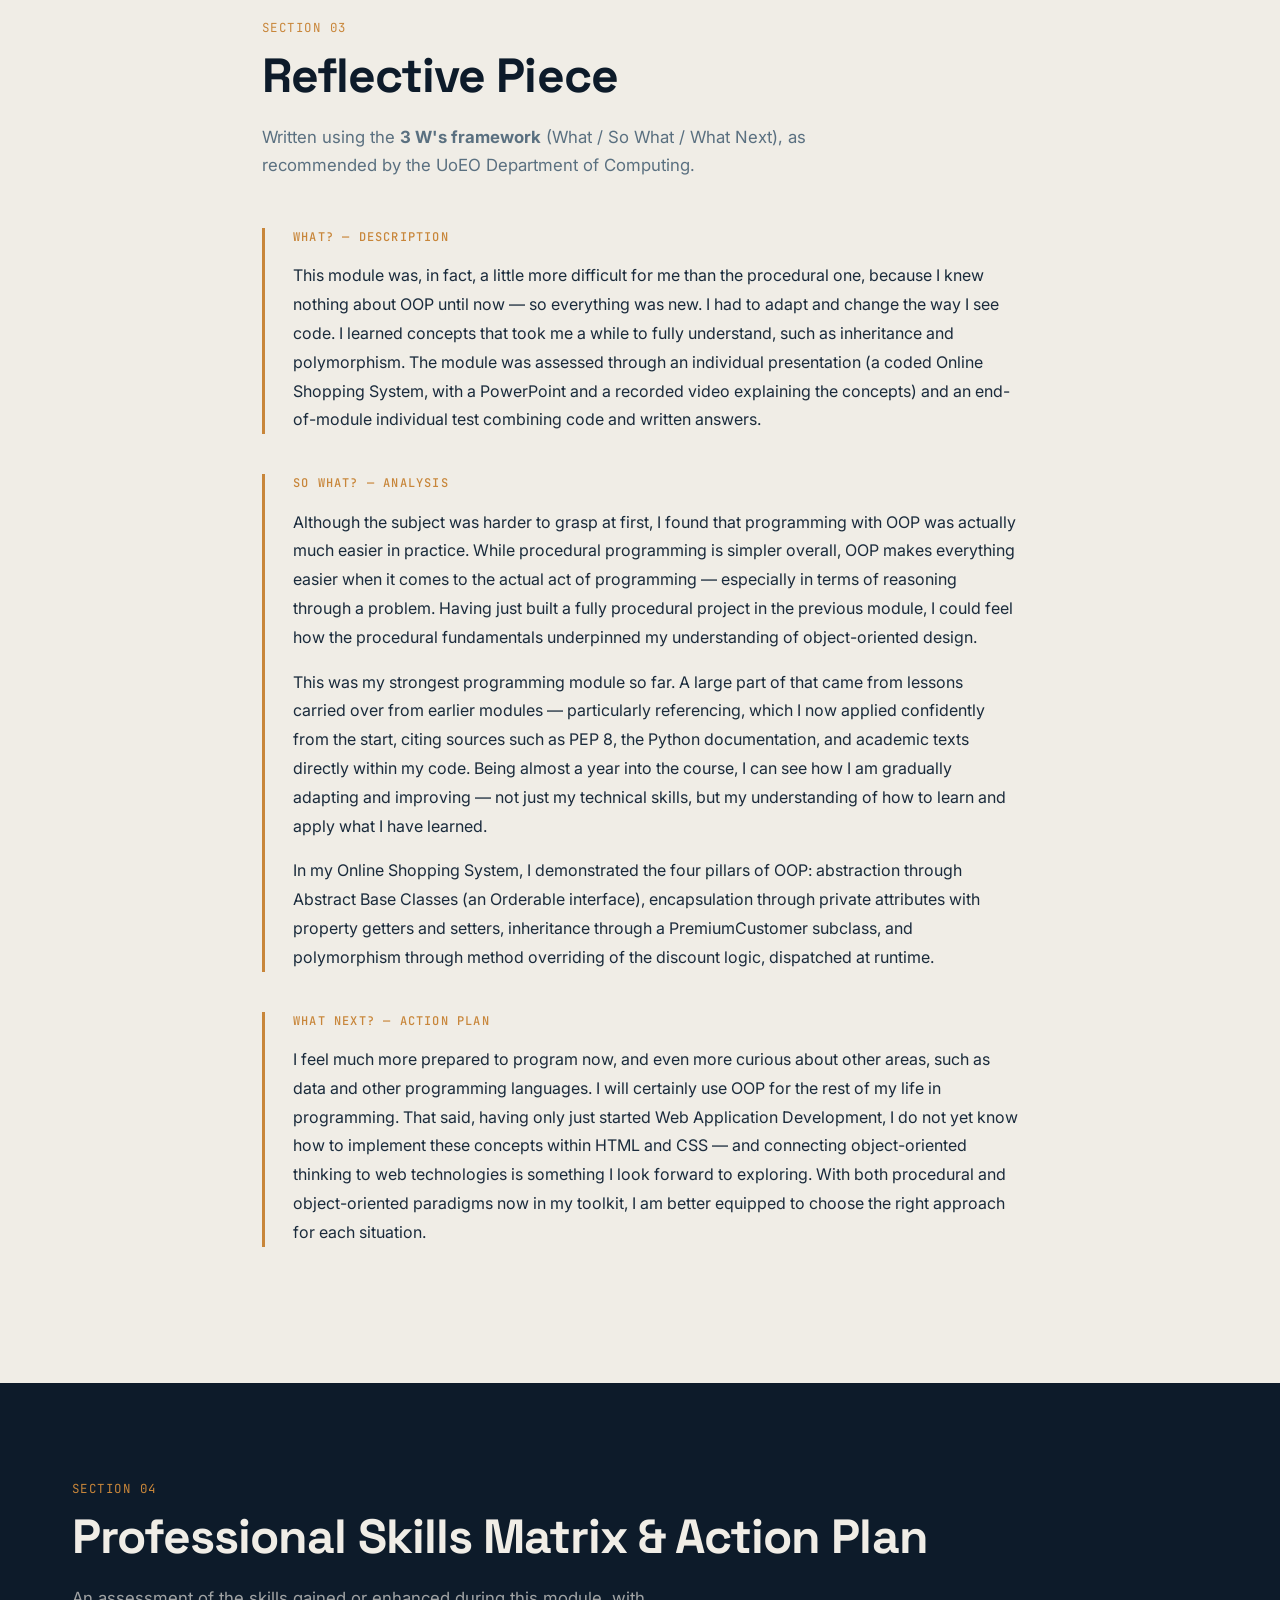
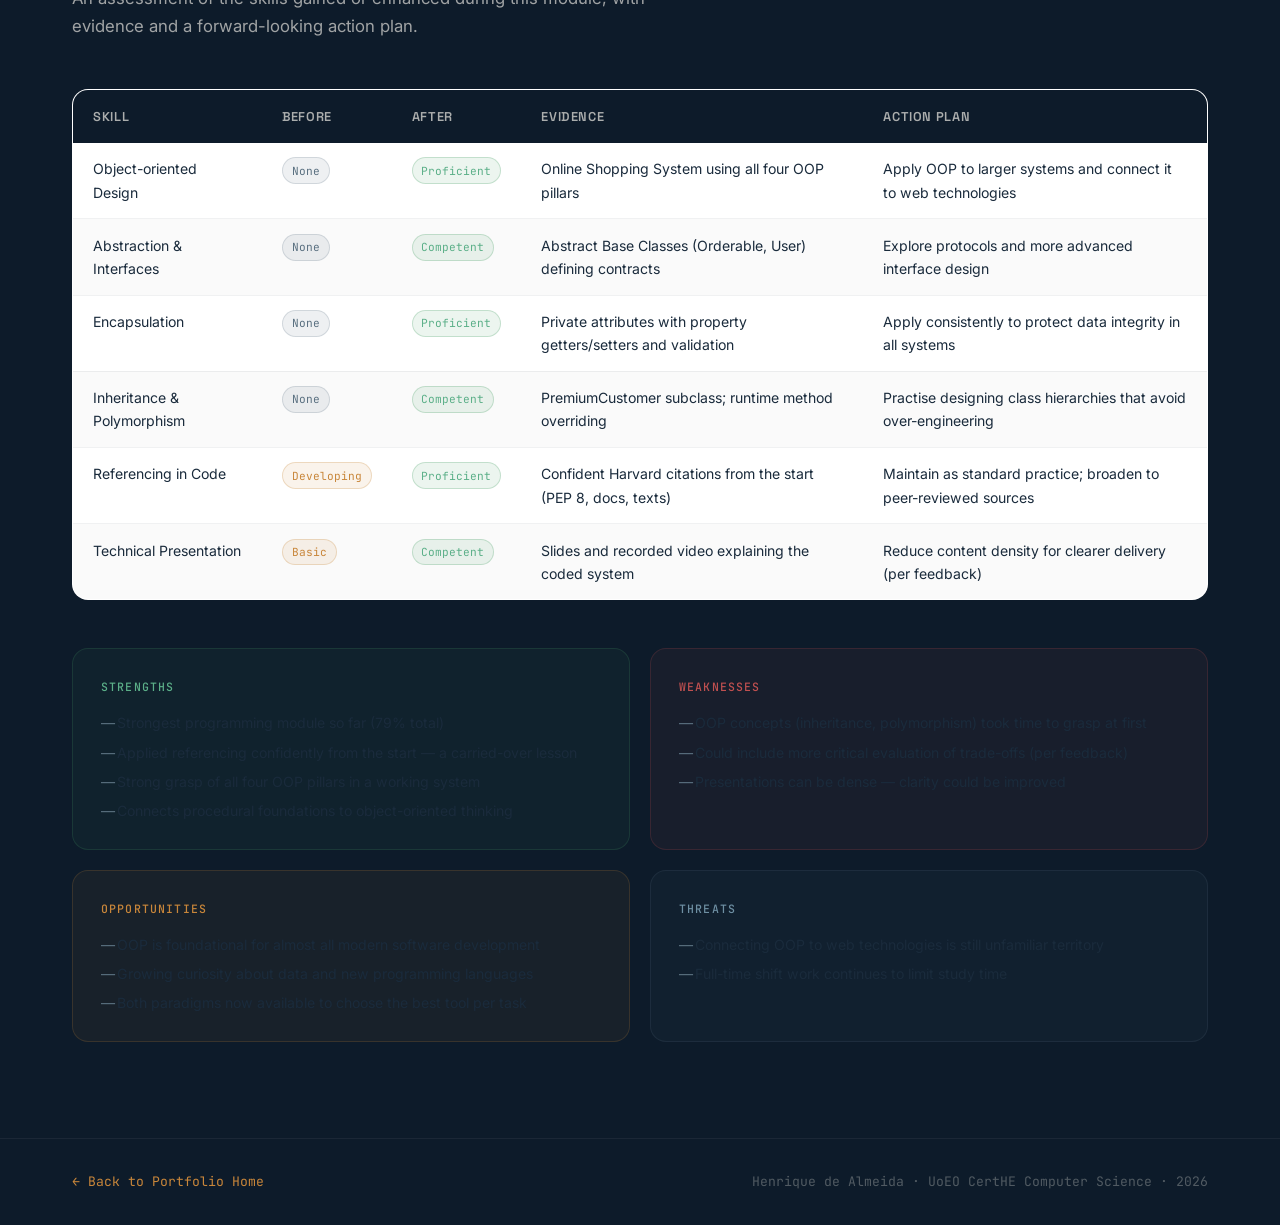
<file: module-04-oop.html>
<!DOCTYPE html>
<html lang="en">
<head>
  <meta charset="UTF-8" />
  <meta name="viewport" content="width=device-width, initial-scale=1.0" />
  <title>Object-oriented Programming — Henrique de Almeida | UoEO</title>
  <link rel="preconnect" href="https://fonts.googleapis.com" />
  <link rel="preconnect" href="https://fonts.gstatic.com" crossorigin />
  <link href="https://fonts.googleapis.com/css2?family=Space+Grotesk:wght@300;400;500;600;700&family=Inter:wght@300;400;500;600&family=JetBrains+Mono:wght@400;500&display=swap" rel="stylesheet" />
  <link rel="stylesheet" href="assets/css/style.css" />
</head>
<body>

  <!-- NAV -->
  <nav class="nav" id="nav">
    <div class="nav-inner">
      <a href="index.html" class="nav-logo">Henry99s<span class="cursor-blink">_</span></a>
      <ul class="nav-links">
        <li><a href="index.html#about">About</a></li>
        <li><a href="index.html#modules">Modules</a></li>
        <li><a href="index.html#skills">Skills</a></li>
        <li><a href="index.html#contact">Contact</a></li>
        <li><a href="https://github.com/Henry99s" target="_blank" class="nav-cta">GitHub ↗</a></li>
      </ul>
      <button class="nav-toggle" aria-label="Toggle menu">☰</button>
    </div>
  </nav>

  <!-- MODULE HERO -->
  <section class="module-hero">
    <div class="container">
      <a href="index.html#modules" class="breadcrumb">← Back to Modules</a>
      <div class="module-badge">MOD 04 · Completed · 79%</div>
      <h1 class="module-hero-title">Object-oriented<br /><em>Programming</em></h1>
      <p class="module-hero-sub">University of Essex Online · CertHE Computer Science · Level 4 · Tutor: Dr Anupam Mazumdar</p>
      <div class="module-meta-row">
        <span class="meta-chip">Abstraction</span>
        <span class="meta-chip">Encapsulation</span>
        <span class="meta-chip">Inheritance</span>
        <span class="meta-chip">Polymorphism</span>
        <span class="meta-chip">Design Patterns</span>
      </div>
    </div>
  </section>

  <!-- PAGE NAV -->
  <div class="page-nav-bar">
    <div class="container">
      <nav class="page-nav">
        <a href="#outcomes">Learning Outcomes</a>
        <a href="#artefacts">Artefacts</a>
        <a href="#reflection">Reflection</a>
        <a href="#skills-matrix">Skills Matrix</a>
      </nav>
    </div>
  </div>

  <!-- LEARNING OUTCOMES -->
  <section class="section" id="outcomes">
    <div class="container">
      <div class="section-eyebrow">Section 01</div>
      <h2 class="section-title">Learning Outcomes</h2>
      <p class="section-intro">
        This module introduced the object-oriented paradigm, building on the procedural
        foundations of the previous module and reshaping how I approach software design.
      </p>

      <div class="outcomes-grid">
        <div class="outcome-card">
          <div class="outcome-num">LO1</div>
          <h4>Abstraction</h4>
          <p>Design abstract data types and interfaces using Abstract Base Classes to define clear contracts between components.</p>
        </div>
        <div class="outcome-card">
          <div class="outcome-num">LO2</div>
          <h4>Encapsulation</h4>
          <p>Apply information hiding through private attributes, property getters and setters, and integrity validation.</p>
        </div>
        <div class="outcome-card">
          <div class="outcome-num">LO3</div>
          <h4>Inheritance</h4>
          <p>Build class hierarchies that share and extend behaviour, using constructors and super() correctly.</p>
        </div>
        <div class="outcome-card">
          <div class="outcome-num">LO4</div>
          <h4>Polymorphism</h4>
          <p>Implement method overriding and runtime method dispatch to write flexible, extensible code.</p>
        </div>
        <div class="outcome-card">
          <div class="outcome-num">LO5</div>
          <h4>Design Patterns</h4>
          <p>Apply software engineering concepts and design patterns within object-oriented systems, including composition.</p>
        </div>
        <div class="outcome-card">
          <div class="outcome-num">LO6</div>
          <h4>Professional Communication</h4>
          <p>Explain technical concepts clearly through code, documentation, presentation slides, and a recorded video.</p>
        </div>
      </div>
    </div>
  </section>

  <!-- ARTEFACTS -->
  <section class="section section-dark" id="artefacts">
    <div class="container">
      <div class="section-eyebrow">Section 02</div>
      <h2 class="section-title">Artefacts</h2>
      <p class="section-intro">
        Two assessed components made up this module: an individual presentation built around a
        coded system, and an end-of-module test combining code and written answers.
      </p>

      <!-- Artefact 1 -->
      <div class="artefact-card">
        <div class="artefact-header">
          <div>
            <div class="artefact-num">Artefact 01 · Mid Module · Individual Presentation</div>
            <h3 class="artefact-title">Online Shopping System — OOP Demonstration</h3>
          </div>
          <span class="grade-pill grade-distinction">78%</span>
        </div>
        <div class="artefact-body">
          <div class="artefact-desc">
            <h4>Description</h4>
            <p>
              An object-oriented Online Shopping System built in Python, accompanied by a
              presentation (PowerPoint) and a recorded video explaining the concepts. The system
              demonstrates all four pillars of OOP through a realistic e-commerce workflow:
              products, customers, and order processing with discount logic.
            </p>
            <p>
              Technical highlights include <strong>abstraction</strong> via Abstract Base Classes
              (an Orderable interface and an abstract User class); <strong>encapsulation</strong>
              through a private price attribute with a property getter/setter and validation;
              <strong>inheritance</strong> through a PremiumCustomer subclass; and
              <strong>polymorphism</strong> through method overriding of the discount calculation,
              dispatched at runtime. The code also uses type hints, composition, and constructors
              and destructors, with Harvard-referenced sources cited throughout.
            </p>
            <h4>Skills Demonstrated</h4>
            <div class="tag-row">
              <span class="tag tag-sm">Abstract Base Classes</span>
              <span class="tag tag-sm">Property Encapsulation</span>
              <span class="tag tag-sm">Inheritance</span>
              <span class="tag tag-sm">Runtime Polymorphism</span>
              <span class="tag tag-sm">Composition</span>
              <span class="tag tag-sm">Technical Presentation</span>
            </div>
            <h4>Tutor Feedback (summary)</h4>
            <div class="feedback-box">
              <p>A very strong and coherent understanding of core OOP principles, clearly aligned with the brief. Application was described as a significant strength — a functional, well-integrated system demonstrating real-world workflow and interface-driven design, reflecting high practical competence. Strong engagement with academic and professional sources. Suggested improvements: more explicit critical evaluation of limitations and trade-offs, and greater system complexity such as persistence.</p>
            </div>
          </div>
          <div class="artefact-meta">
            <div class="meta-block"><span class="meta-label">Language</span><span>Python (OOP)</span></div>
            <div class="meta-block"><span class="meta-label">Format</span><span>Code + slides + video</span></div>
            <div class="meta-block"><span class="meta-label">Result</span><span class="status-distinction">78%</span></div>
          </div>
        </div>
      </div>

      <!-- Artefact 2 -->
      <div class="artefact-card">
        <div class="artefact-header">
          <div>
            <div class="artefact-num">Artefact 02 · End of Module · Individual Test</div>
            <h3 class="artefact-title">End of Module Individual Test</h3>
          </div>
          <span class="grade-pill grade-distinction">80%</span>
        </div>
        <div class="artefact-body">
          <div class="artefact-desc">
            <h4>Description</h4>
            <p>
              An end-of-module individual test completed directly on the learning platform,
              combining practical coding tasks with written answers. The test assessed
              understanding of object-oriented principles, design patterns, software engineering
              concepts, and collaborative development practices.
            </p>
            <h4>Skills Demonstrated</h4>
            <div class="tag-row">
              <span class="tag tag-sm">OOP Principles</span>
              <span class="tag tag-sm">Design Patterns</span>
              <span class="tag tag-sm">Software Engineering</span>
              <span class="tag tag-sm">Applied Coding</span>
            </div>
            <h4>Tutor Feedback (summary)</h4>
            <div class="feedback-box">
              <p>Very good understanding of OOP principles, design patterns and software engineering concepts, explained clearly and supported with relevant examples and references. Practical implementations described as functional, well structured, and effectively applying software engineering theory to realistic scenarios, with good awareness of modularity and design patterns. References integrated appropriately to support the technical explanations.</p>
            </div>
          </div>
          <div class="artefact-meta">
            <div class="meta-block"><span class="meta-label">Format</span><span>Code + written (on platform)</span></div>
            <div class="meta-block"><span class="meta-label">Result</span><span class="status-distinction">80%</span></div>
          </div>
        </div>
      </div>

    </div>
  </section>

  <!-- REFLECTION -->
  <section class="section" id="reflection">
    <div class="container container-narrow">
      <div class="section-eyebrow">Section 03</div>
      <h2 class="section-title">Reflective Piece</h2>
      <p class="section-intro">
        Written using the <strong>3 W's framework</strong> (What / So What / What Next),
        as recommended by the UoEO Department of Computing.
      </p>

      <div class="reflection-block">
        <div class="reflection-label">What? — Description</div>
        <div class="reflection-content">
          <p>
            This module was, in fact, a little more difficult for me than the procedural one,
            because I knew nothing about OOP until now — so everything was new. I had to adapt and
            change the way I see code. I learned concepts that took me a while to fully understand,
            such as inheritance and polymorphism. The module was assessed through an individual
            presentation (a coded Online Shopping System, with a PowerPoint and a recorded video
            explaining the concepts) and an end-of-module individual test combining code and
            written answers.
          </p>
        </div>
      </div>

      <div class="reflection-block">
        <div class="reflection-label">So What? — Analysis</div>
        <div class="reflection-content">
          <p>
            Although the subject was harder to grasp at first, I found that programming with OOP was
            actually much easier in practice. While procedural programming is simpler overall, OOP
            makes everything easier when it comes to the actual act of programming — especially in
            terms of reasoning through a problem. Having just built a fully procedural project in the
            previous module, I could feel how the procedural fundamentals underpinned my
            understanding of object-oriented design.
          </p>
          <p>
            This was my strongest programming module so far. A large part of that came from lessons
            carried over from earlier modules — particularly referencing, which I now applied
            confidently from the start, citing sources such as PEP 8, the Python documentation, and
            academic texts directly within my code. Being almost a year into the course, I can see
            how I am gradually adapting and improving — not just my technical skills, but my
            understanding of how to learn and apply what I have learned.
          </p>
          <p>
            In my Online Shopping System, I demonstrated the four pillars of OOP: abstraction
            through Abstract Base Classes (an Orderable interface), encapsulation through private
            attributes with property getters and setters, inheritance through a PremiumCustomer
            subclass, and polymorphism through method overriding of the discount logic, dispatched
            at runtime.
          </p>
        </div>
      </div>

      <div class="reflection-block">
        <div class="reflection-label">What Next? — Action Plan</div>
        <div class="reflection-content">
          <p>
            I feel much more prepared to program now, and even more curious about other areas, such
            as data and other programming languages. I will certainly use OOP for the rest of my
            life in programming. That said, having only just started Web Application Development, I
            do not yet know how to implement these concepts within HTML and CSS — and connecting
            object-oriented thinking to web technologies is something I look forward to exploring.
            With both procedural and object-oriented paradigms now in my toolkit, I am better
            equipped to choose the right approach for each situation.
          </p>
        </div>
      </div>
    </div>
  </section>

  <!-- SKILLS MATRIX -->
  <section class="section section-dark" id="skills-matrix">
    <div class="container">
      <div class="section-eyebrow">Section 04</div>
      <h2 class="section-title">Professional Skills Matrix &amp; Action Plan</h2>
      <p class="section-intro">
        An assessment of the skills gained or enhanced during this module, with evidence and
        a forward-looking action plan.
      </p>

      <div class="matrix-table-wrap">
        <table class="matrix-table">
          <thead>
            <tr>
              <th>Skill</th>
              <th>Before</th>
              <th>After</th>
              <th>Evidence</th>
              <th>Action Plan</th>
            </tr>
          </thead>
          <tbody>
            <tr>
              <td>Object-oriented Design</td>
              <td><span class="level level-none">None</span></td>
              <td><span class="level level-inter">Proficient</span></td>
              <td>Online Shopping System using all four OOP pillars</td>
              <td>Apply OOP to larger systems and connect it to web technologies</td>
            </tr>
            <tr>
              <td>Abstraction &amp; Interfaces</td>
              <td><span class="level level-none">None</span></td>
              <td><span class="level level-inter">Competent</span></td>
              <td>Abstract Base Classes (Orderable, User) defining contracts</td>
              <td>Explore protocols and more advanced interface design</td>
            </tr>
            <tr>
              <td>Encapsulation</td>
              <td><span class="level level-none">None</span></td>
              <td><span class="level level-inter">Proficient</span></td>
              <td>Private attributes with property getters/setters and validation</td>
              <td>Apply consistently to protect data integrity in all systems</td>
            </tr>
            <tr>
              <td>Inheritance &amp; Polymorphism</td>
              <td><span class="level level-none">None</span></td>
              <td><span class="level level-inter">Competent</span></td>
              <td>PremiumCustomer subclass; runtime method overriding</td>
              <td>Practise designing class hierarchies that avoid over-engineering</td>
            </tr>
            <tr>
              <td>Referencing in Code</td>
              <td><span class="level level-basic">Developing</span></td>
              <td><span class="level level-inter">Proficient</span></td>
              <td>Confident Harvard citations from the start (PEP 8, docs, texts)</td>
              <td>Maintain as standard practice; broaden to peer-reviewed sources</td>
            </tr>
            <tr>
              <td>Technical Presentation</td>
              <td><span class="level level-basic">Basic</span></td>
              <td><span class="level level-inter">Competent</span></td>
              <td>Slides and recorded video explaining the coded system</td>
              <td>Reduce content density for clearer delivery (per feedback)</td>
            </tr>
          </tbody>
        </table>
      </div>

      <div class="swot-grid">
        <div class="swot-card swot-s">
          <div class="swot-label">Strengths</div>
          <ul>
            <li>Strongest programming module so far (79% total)</li>
            <li>Applied referencing confidently from the start — a carried-over lesson</li>
            <li>Strong grasp of all four OOP pillars in a working system</li>
            <li>Connects procedural foundations to object-oriented thinking</li>
          </ul>
        </div>
        <div class="swot-card swot-w">
          <div class="swot-label">Weaknesses</div>
          <ul>
            <li>OOP concepts (inheritance, polymorphism) took time to grasp at first</li>
            <li>Could include more critical evaluation of trade-offs (per feedback)</li>
            <li>Presentations can be dense — clarity could be improved</li>
          </ul>
        </div>
        <div class="swot-card swot-o">
          <div class="swot-label">Opportunities</div>
          <ul>
            <li>OOP is foundational for almost all modern software development</li>
            <li>Growing curiosity about data and new programming languages</li>
            <li>Both paradigms now available to choose the best tool per task</li>
          </ul>
        </div>
        <div class="swot-card swot-t">
          <div class="swot-label">Threats</div>
          <ul>
            <li>Connecting OOP to web technologies is still unfamiliar territory</li>
            <li>Full-time shift work continues to limit study time</li>
          </ul>
        </div>
      </div>

    </div>
  </section>

  <!-- FOOTER -->
  <footer class="footer">
    <div class="container footer-inner">
      <a href="index.html" class="footer-back">← Back to Portfolio Home</a>
      <span class="footer-note">Henrique de Almeida · UoEO CertHE Computer Science · 2026</span>
    </div>
  </footer>

  <script>
    window.addEventListener('scroll', () => {
      document.getElementById('nav').classList.toggle('nav-scrolled', window.scrollY > 40);
    });
    document.querySelector('.nav-toggle').addEventListener('click', () => {
      document.querySelector('.nav-links').classList.toggle('nav-open');
    });
    const sections = document.querySelectorAll('section[id]');
    const navLinks = document.querySelectorAll('.page-nav a');
    const io = new IntersectionObserver((entries) => {
      entries.forEach(e => {
        if (e.isIntersecting) {
          navLinks.forEach(l => l.classList.remove('active'));
          const link = document.querySelector(`.page-nav a[href="#${e.target.id}"]`);
          if (link) link.classList.add('active');
        }
      });
    }, { rootMargin: '-40% 0px -55% 0px' });
    sections.forEach(s => io.observe(s));
  </script>
</body>
</html>
</file>
<file: assets/css/style.css>
/* ============================================================
   HENRIQUE DE ALMEIDA — e-Portfolio Stylesheet
   University of Essex Online · 2026
   ============================================================ */

/* ---------- TOKENS ---------- */
:root {
  --navy:    #0D1B2A;
  --navy-mid: #162435;
  --navy-light: #1E3248;
  --slate:   #4A6274;
  --slate-light: #6E8FA3;
  --amber:   #C8863A;
  --amber-light: #DFA05A;
  --off-white: #F0EDE6;
  --white:   #FFFFFF;
  --text:    #1A2B3C;
  --text-muted: #5A7080;
  --mono: 'JetBrains Mono', monospace;
  --sans: 'Inter', sans-serif;
  --display: 'Space Grotesk', sans-serif;
  --radius: 8px;
  --radius-lg: 16px;
  --shadow: 0 4px 24px rgba(13,27,42,0.12);
  --shadow-lg: 0 8px 48px rgba(13,27,42,0.18);
}

/* ---------- RESET ---------- */
*, *::before, *::after { box-sizing: border-box; margin: 0; padding: 0; }
html { scroll-behavior: smooth; font-size: 16px; }
body { font-family: var(--sans); color: var(--text); background: var(--off-white); line-height: 1.65; -webkit-font-smoothing: antialiased; }
a { color: inherit; text-decoration: none; }
ul { list-style: none; }
img { display: block; max-width: 100%; }
table { border-collapse: collapse; }

/* ---------- NAV ---------- */
.nav {
  position: fixed; top: 0; left: 0; right: 0; z-index: 100;
  padding: 0 2rem;
  background: transparent;
  transition: background 0.3s, box-shadow 0.3s;
}
.nav-scrolled {
  background: rgba(13,27,42,0.97);
  backdrop-filter: blur(12px);
  box-shadow: 0 2px 24px rgba(0,0,0,0.3);
}
.nav-inner {
  max-width: 1200px; margin: 0 auto;
  display: flex; align-items: center; justify-content: space-between;
  height: 64px;
}
.nav-logo {
  font-family: var(--mono); font-size: 1rem; font-weight: 500;
  color: var(--off-white); letter-spacing: -0.01em;
}
.cursor-blink { animation: blink 1.1s step-end infinite; color: var(--amber); }
@keyframes blink { 50% { opacity: 0; } }

.nav-links {
  display: flex; align-items: center; gap: 2rem;
}
.nav-links a {
  font-family: var(--display); font-size: 0.88rem; font-weight: 500;
  color: rgba(240,237,230,0.75);
  transition: color 0.2s;
}
.nav-links a:hover { color: var(--off-white); }
.nav-cta {
  padding: 0.4rem 1rem;
  border: 1px solid rgba(200,134,58,0.6);
  border-radius: 100px;
  color: var(--amber) !important;
  transition: background 0.2s, color 0.2s !important;
}
.nav-cta:hover { background: var(--amber); color: var(--navy) !important; }
.nav-toggle { display: none; background: none; border: none; color: var(--off-white); font-size: 1.4rem; cursor: pointer; }

/* ---------- HERO ---------- */
.hero {
  position: relative; overflow: hidden;
  min-height: 100vh;
  background: var(--navy);
  display: flex; align-items: center;
  padding: 120px 2rem 80px;
}
.hero-inner {
  position: relative; z-index: 2;
  max-width: 1200px; margin: 0 auto; width: 100%;
}
.hero-grid-bg {
  position: absolute; inset: 0; z-index: 1;
  background-image:
    linear-gradient(rgba(74,98,116,0.12) 1px, transparent 1px),
    linear-gradient(90deg, rgba(74,98,116,0.12) 1px, transparent 1px);
  background-size: 48px 48px;
  mask-image: radial-gradient(ellipse 80% 80% at 50% 50%, black 40%, transparent 100%);
}
.terminal-line {
  font-family: var(--mono); font-size: 0.85rem;
  color: rgba(200,134,58,0.7);
  margin-bottom: 1.5rem;
  display: flex; align-items: center; gap: 0.5rem;
}
.terminal-prompt { color: var(--slate-light); }
.terminal-cursor { animation: blink 0.8s step-end infinite; color: var(--amber); }

.hero-title {
  font-family: var(--display); font-size: clamp(3rem, 7vw, 6.5rem);
  font-weight: 700; line-height: 1.0; letter-spacing: -0.03em;
  color: var(--off-white); margin-bottom: 1.5rem;
}
.hero-title em { color: var(--amber); font-style: normal; }
.hero-subtitle {
  font-family: var(--display); font-size: 1.1rem; font-weight: 400;
  color: rgba(240,237,230,0.65); margin-bottom: 2rem; line-height: 1.6;
}
.hero-location { font-size: 0.9rem; }

.hero-tags { display: flex; flex-wrap: wrap; gap: 0.6rem; margin-bottom: 2.5rem; }

.hero-actions { display: flex; gap: 1rem; flex-wrap: wrap; }

/* ---------- BUTTONS ---------- */
.btn {
  display: inline-block;
  font-family: var(--display); font-size: 0.9rem; font-weight: 600;
  padding: 0.75rem 1.75rem; border-radius: 100px;
  transition: all 0.2s;
}
.btn-primary { background: var(--amber); color: var(--navy); }
.btn-primary:hover { background: var(--amber-light); transform: translateY(-1px); box-shadow: 0 4px 20px rgba(200,134,58,0.3); }
.btn-ghost {
  background: transparent; color: var(--off-white);
  border: 1px solid rgba(240,237,230,0.3);
}
.btn-ghost:hover { border-color: var(--off-white); }

/* ---------- TAGS ---------- */
.tag {
  display: inline-block;
  font-family: var(--mono); font-size: 0.75rem;
  background: rgba(200,134,58,0.12);
  color: var(--amber-light);
  border: 1px solid rgba(200,134,58,0.25);
  padding: 0.3rem 0.7rem; border-radius: 100px;
}
.tag-sm { font-size: 0.7rem; padding: 0.2rem 0.55rem; }
.tag-row { display: flex; flex-wrap: wrap; gap: 0.5rem; margin: 0.75rem 0; }

/* ---------- LAYOUT ---------- */
.container { max-width: 1200px; margin: 0 auto; padding: 0 2rem; }
.container-narrow { max-width: 820px; }
.section { padding: 96px 2rem; }
.section-dark { background: var(--navy); }
.section-dark .section-eyebrow { color: var(--amber); }
.section-dark .section-title,
.section-dark .section-intro { color: var(--off-white); }
.section-dark .section-intro { color: rgba(240,237,230,0.65); }

.section-eyebrow {
  font-family: var(--mono); font-size: 0.78rem; letter-spacing: 0.12em;
  text-transform: uppercase; color: var(--amber); margin-bottom: 0.75rem;
}
.section-title {
  font-family: var(--display); font-size: clamp(2rem, 4vw, 3rem);
  font-weight: 700; letter-spacing: -0.02em;
  color: var(--navy); margin-bottom: 1.25rem; line-height: 1.1;
}
.section-intro {
  font-size: 1.05rem; color: var(--text-muted); max-width: 640px;
  margin-bottom: 3rem; line-height: 1.7;
}

/* ---------- ABOUT ---------- */
.about-grid { display: grid; grid-template-columns: 1fr 1fr; gap: 3rem; align-items: start; }
.about-text p { margin-bottom: 1.25rem; font-size: 1rem; line-height: 1.75; color: var(--text); }
.about-text strong { color: var(--navy); }
.about-text em { color: var(--slate); font-style: italic; }
.about-card-col { display: flex; flex-direction: column; gap: 1.5rem; }

.info-card {
  background: var(--white);
  border: 1px solid rgba(13,27,42,0.08);
  border-radius: var(--radius-lg); padding: 1.5rem;
  box-shadow: var(--shadow);
}
.info-card-title {
  font-family: var(--display); font-size: 0.8rem; font-weight: 600;
  text-transform: uppercase; letter-spacing: 0.08em; color: var(--amber);
  margin-bottom: 1rem;
}
.info-list { display: flex; flex-direction: column; gap: 0.65rem; }
.info-list li {
  display: flex; justify-content: space-between; align-items: baseline;
  font-size: 0.88rem; padding-bottom: 0.65rem;
  border-bottom: 1px solid rgba(13,27,42,0.06);
}
.info-list li:last-child { border-bottom: none; padding-bottom: 0; }
.info-label { color: var(--text-muted); font-size: 0.82rem; }
.info-list a { color: var(--amber); }

/* ---------- MODULES GRID ---------- */
.modules-grid { display: grid; grid-template-columns: repeat(3, 1fr); gap: 1.5rem; }
.module-card {
  background: var(--navy-mid);
  border: 1px solid rgba(240,237,230,0.08);
  border-radius: var(--radius-lg); padding: 2rem;
  display: flex; flex-direction: column; gap: 0.75rem;
  transition: border-color 0.2s, transform 0.2s;
}
.module-active {
  border-color: rgba(200,134,58,0.4);
  cursor: pointer;
}
.module-active:hover { border-color: var(--amber); transform: translateY(-3px); box-shadow: var(--shadow-lg); }
.module-locked { opacity: 0.45; }
.module-current {
  border-color: rgba(200,134,58,0.4);
  background: linear-gradient(135deg, var(--navy-mid), rgba(200,134,58,0.06));
}
.module-pending {
  border-color: rgba(125,211,170,0.2);
}
.module-pending:hover { border-color: rgba(125,211,170,0.4); }
.module-status-done {
  background: rgba(74,158,100,0.15) !important;
  color: #7DD3AA !important;
  border-color: rgba(74,158,100,0.3) !important;
}
.module-pending-note {
  font-family: var(--mono); font-size: 0.72rem; color: var(--slate-light);
  margin-top: 0.5rem; padding-top: 0.75rem;
  border-top: 1px solid rgba(240,237,230,0.08);
}
.skills-note {
  font-size: 0.82rem; color: var(--text-muted); font-style: italic;
  margin-top: 2rem; max-width: 700px; line-height: 1.6;
}
.module-status {
  font-family: var(--mono); font-size: 0.7rem; font-weight: 500;
  background: rgba(200,134,58,0.15); color: var(--amber);
  border: 1px solid rgba(200,134,58,0.3);
  padding: 0.2rem 0.6rem; border-radius: 100px;
  display: inline-block; align-self: flex-start;
}
.module-status-soon { background: rgba(74,98,116,0.2); color: var(--slate-light); border-color: rgba(74,98,116,0.3); }
.module-number {
  font-family: var(--mono); font-size: 0.72rem; color: var(--slate-light); letter-spacing: 0.08em;
}
.module-name {
  font-family: var(--display); font-size: 1.3rem; font-weight: 700;
  color: var(--off-white); line-height: 1.2; letter-spacing: -0.01em;
}
.module-desc { font-size: 0.88rem; color: rgba(240,237,230,0.55); line-height: 1.6; }
.module-stack { display: flex; flex-wrap: wrap; gap: 0.4rem; margin-top: auto; }
.module-arrow { font-family: var(--display); font-size: 0.85rem; font-weight: 600; color: var(--amber); margin-top: 0.5rem; }

/* ---------- SKILLS ---------- */
.skills-grid { display: grid; grid-template-columns: repeat(3, 1fr); gap: 2rem; }
.skill-group {
  background: var(--white); border: 1px solid rgba(13,27,42,0.08);
  border-radius: var(--radius-lg); padding: 1.75rem;
  box-shadow: var(--shadow);
}
.skill-group-title {
  font-family: var(--display); font-size: 0.82rem; font-weight: 600;
  text-transform: uppercase; letter-spacing: 0.08em; color: var(--amber);
  margin-bottom: 1.5rem;
}
.skill-bar-list { display: flex; flex-direction: column; gap: 1.1rem; }
.skill-item { display: flex; flex-direction: column; gap: 0.35rem; font-size: 0.85rem; color: var(--text); }
.skill-bar {
  height: 5px; background: rgba(13,27,42,0.1); border-radius: 100px; overflow: hidden;
}
.skill-fill {
  height: 100%; background: linear-gradient(90deg, var(--amber), var(--amber-light));
  border-radius: 100px; width: 0;
  transition: width 1s cubic-bezier(0.4,0,0.2,1);
}
.skill-pct { font-family: var(--mono); font-size: 0.7rem; color: var(--text-muted); }

/* ---------- CONTACT ---------- */
.contact-links { display: grid; grid-template-columns: repeat(4, 1fr); gap: 1.25rem; }
.contact-card {
  background: var(--navy-mid);
  border: 1px solid rgba(240,237,230,0.08);
  border-radius: var(--radius-lg); padding: 2rem;
  display: flex; flex-direction: column; gap: 0.5rem;
  transition: border-color 0.2s;
}
a.contact-card:hover { border-color: var(--amber); }
.contact-icon { font-size: 1.5rem; }
.contact-label {
  font-family: var(--mono); font-size: 0.72rem; color: var(--slate-light); letter-spacing: 0.08em;
  text-transform: uppercase;
}
.contact-value { font-family: var(--display); font-size: 1rem; color: var(--off-white); font-weight: 500; }

/* ---------- FOOTER ---------- */
.footer {
  background: var(--navy); border-top: 1px solid rgba(240,237,230,0.06);
  padding: 2rem;
}
.footer-inner {
  max-width: 1200px; margin: 0 auto;
  display: flex; justify-content: space-between; align-items: center;
  font-size: 0.82rem; color: rgba(240,237,230,0.4);
  font-family: var(--mono);
}
.footer-back { color: var(--amber); }
.footer-note { color: rgba(240,237,230,0.3); }

/* ============================================================
   MODULE PAGE STYLES
   ============================================================ */

/* Module hero */
.module-hero {
  background: var(--navy);
  padding: 130px 2rem 72px;
}
.module-hero .container { max-width: 1200px; margin: 0 auto; }
.breadcrumb {
  display: inline-block; font-family: var(--mono); font-size: 0.8rem;
  color: var(--slate-light); margin-bottom: 2rem;
  transition: color 0.2s;
}
.breadcrumb:hover { color: var(--amber); }
.module-badge {
  font-family: var(--mono); font-size: 0.72rem; letter-spacing: 0.1em;
  color: var(--amber); text-transform: uppercase; margin-bottom: 1rem;
}
.module-hero-title {
  font-family: var(--display); font-size: clamp(2.5rem, 5vw, 5rem);
  font-weight: 700; color: var(--off-white); line-height: 1.0;
  letter-spacing: -0.02em; margin-bottom: 1rem;
}
.module-hero-title em { color: var(--amber); font-style: normal; }
.module-hero-sub {
  font-size: 1rem; color: rgba(240,237,230,0.55); margin-bottom: 1.5rem;
}
.module-meta-row { display: flex; flex-wrap: wrap; gap: 0.5rem; }
.meta-chip {
  font-family: var(--mono); font-size: 0.72rem;
  background: rgba(74,98,116,0.3); color: var(--slate-light);
  border: 1px solid rgba(74,98,116,0.4);
  padding: 0.25rem 0.65rem; border-radius: 100px;
}

/* Page nav bar */
.page-nav-bar {
  background: var(--navy-mid);
  border-bottom: 1px solid rgba(240,237,230,0.06);
  position: sticky; top: 64px; z-index: 50;
}
.page-nav {
  max-width: 1200px; margin: 0 auto; padding: 0 2rem;
  display: flex; gap: 0; overflow-x: auto;
}
.page-nav a {
  font-family: var(--display); font-size: 0.85rem; font-weight: 500;
  color: rgba(240,237,230,0.5); padding: 1rem 1.25rem;
  border-bottom: 2px solid transparent;
  transition: color 0.2s, border-color 0.2s;
  white-space: nowrap;
}
.page-nav a:hover, .page-nav a.active {
  color: var(--off-white); border-bottom-color: var(--amber);
}

/* Learning outcomes */
.outcomes-grid { display: grid; grid-template-columns: repeat(3, 1fr); gap: 1.5rem; }
.outcome-card {
  background: var(--white); border: 1px solid rgba(13,27,42,0.08);
  border-radius: var(--radius-lg); padding: 1.75rem;
  box-shadow: var(--shadow);
}
.outcome-num {
  font-family: var(--mono); font-size: 0.72rem; color: var(--amber); font-weight: 500;
  letter-spacing: 0.1em; margin-bottom: 0.75rem;
}
.outcome-card h4 {
  font-family: var(--display); font-size: 1rem; font-weight: 600;
  color: var(--navy); margin-bottom: 0.65rem;
}
.outcome-card p { font-size: 0.88rem; color: var(--text-muted); line-height: 1.6; }

/* Artefacts */
.artefact-card {
  background: var(--navy-mid);
  border: 1px solid rgba(240,237,230,0.08);
  border-radius: var(--radius-lg); padding: 2rem;
  margin-bottom: 1.5rem;
  transition: border-color 0.2s;
}
.artefact-card:hover { border-color: rgba(200,134,58,0.3); }
.artefact-header {
  display: flex; justify-content: space-between; align-items: flex-start;
  margin-bottom: 1.5rem; gap: 1rem;
}
.artefact-num {
  font-family: var(--mono); font-size: 0.7rem; color: var(--amber);
  letter-spacing: 0.1em; margin-bottom: 0.35rem;
}
.artefact-title {
  font-family: var(--display); font-size: 1.35rem; font-weight: 700;
  color: var(--off-white); letter-spacing: -0.01em;
}
.artefact-link {
  font-family: var(--display); font-size: 0.85rem; font-weight: 600;
  color: var(--amber); white-space: nowrap;
  border: 1px solid rgba(200,134,58,0.4);
  padding: 0.4rem 0.9rem; border-radius: 100px;
  transition: background 0.2s;
}
.artefact-link:hover { background: rgba(200,134,58,0.12); }
.artefact-body { display: grid; grid-template-columns: 1fr 220px; gap: 2rem; }
.artefact-desc h4 {
  font-family: var(--display); font-size: 0.8rem; font-weight: 600;
  text-transform: uppercase; letter-spacing: 0.08em;
  color: var(--slate-light); margin: 1.25rem 0 0.65rem;
}
.artefact-desc h4:first-child { margin-top: 0; }
.artefact-desc p { font-size: 0.9rem; color: rgba(240,237,230,0.7); line-height: 1.7; margin-bottom: 0.75rem; }
.feedback-box {
  background: rgba(74,98,116,0.15); border-left: 3px solid var(--slate);
  border-radius: 0 var(--radius) var(--radius) 0; padding: 1rem 1.25rem;
}
.feedback-box p { color: rgba(240,237,230,0.45) !important; font-style: italic; margin: 0 !important; }

.artefact-meta { display: flex; flex-direction: column; gap: 1rem; }
.meta-block { display: flex; flex-direction: column; gap: 0.2rem; }
.meta-label { font-family: var(--mono); font-size: 0.68rem; color: var(--slate-light); text-transform: uppercase; letter-spacing: 0.08em; }
.meta-block span:last-child { font-size: 0.88rem; color: var(--off-white); }
.status-active {
  display: inline-block; font-family: var(--mono); font-size: 0.72rem;
  background: rgba(200,134,58,0.15); color: var(--amber);
  border: 1px solid rgba(200,134,58,0.3);
  padding: 0.15rem 0.5rem; border-radius: 100px;
}
.status-complete {
  display: inline-block; font-family: var(--mono); font-size: 0.72rem;
  background: rgba(74,158,100,0.15); color: #7DD3AA;
  border: 1px solid rgba(74,158,100,0.3);
  padding: 0.15rem 0.5rem; border-radius: 100px;
}
.status-distinction {
  display: inline-block; font-family: var(--mono); font-size: 0.72rem;
  background: rgba(74,158,100,0.15); color: #7DD3AA;
  border: 1px solid rgba(74,158,100,0.3);
  padding: 0.15rem 0.5rem; border-radius: 100px;
}

/* Grade pills (in artefact headers) */
.grade-pill {
  font-family: var(--mono); font-size: 0.78rem; font-weight: 500;
  padding: 0.35rem 0.85rem; border-radius: 100px; white-space: nowrap;
  align-self: flex-start;
}
.grade-distinction { background: rgba(74,158,100,0.15); color: #7DD3AA; border: 1px solid rgba(74,158,100,0.35); }
.grade-pass { background: rgba(110,143,163,0.18); color: var(--slate-light); border: 1px solid rgba(110,143,163,0.35); }
.grade-merit { background: rgba(200,134,58,0.15); color: var(--amber); border: 1px solid rgba(200,134,58,0.35); }

/* Reflection */
.reflection-block {
  border-left: 3px solid var(--amber);
  padding-left: 1.75rem; margin-bottom: 2.5rem;
}
.reflection-label {
  font-family: var(--mono); font-size: 0.75rem; font-weight: 500;
  color: var(--amber); text-transform: uppercase; letter-spacing: 0.1em;
  margin-bottom: 0.85rem;
}
.reflection-content p {
  font-size: 1rem; line-height: 1.8; color: var(--text); margin-bottom: 1rem;
}
.reflection-content p:last-child { margin-bottom: 0; }
.reflection-content em { color: var(--slate); font-style: italic; }
.reflection-ref {
  font-size: 0.84rem; color: var(--text-muted); line-height: 1.6;
  border-top: 1px solid rgba(13,27,42,0.1); padding-top: 1.5rem;
  font-style: normal;
}

/* Meeting notes */
.meetings-list { display: flex; flex-direction: column; gap: 1.25rem; }
.meeting-card {
  background: var(--navy-mid);
  border: 1px solid rgba(240,237,230,0.08);
  border-radius: var(--radius-lg); padding: 1.75rem;
}
.meeting-placeholder { border-style: dashed; opacity: 0.55; }
.meeting-date {
  font-family: var(--mono); font-size: 0.72rem; color: var(--amber);
  letter-spacing: 0.08em; text-transform: uppercase; margin-bottom: 0.5rem;
}
.meeting-title {
  font-family: var(--display); font-size: 1.1rem; font-weight: 600;
  color: var(--off-white); margin-bottom: 1rem;
}
.meeting-body p { font-size: 0.88rem; color: rgba(240,237,230,0.65); line-height: 1.65; margin-bottom: 0.5rem; }
.meeting-body strong { color: rgba(240,237,230,0.85); }

/* Skills matrix */
.matrix-table-wrap { overflow-x: auto; margin-bottom: 3rem; }
.matrix-table { width: 100%; border: 1px solid rgba(13,27,42,0.1); border-radius: var(--radius-lg); overflow: hidden; background: var(--white); }
.matrix-table th {
  font-family: var(--display); font-size: 0.8rem; font-weight: 600;
  background: var(--navy); color: rgba(240,237,230,0.7);
  padding: 1rem 1.25rem; text-align: left;
  text-transform: uppercase; letter-spacing: 0.05em;
}
.matrix-table td { padding: 0.9rem 1.25rem; font-size: 0.88rem; color: var(--text); border-bottom: 1px solid rgba(13,27,42,0.06); vertical-align: top; }
.matrix-table tr:last-child td { border-bottom: none; }
.matrix-table tr:nth-child(even) td { background: rgba(13,27,42,0.02); }

.level {
  display: inline-block; font-family: var(--mono); font-size: 0.7rem;
  padding: 0.2rem 0.55rem; border-radius: 100px;
}
.level-none { background: rgba(90,112,128,0.1); color: var(--text-muted); border: 1px solid rgba(90,112,128,0.2); }
.level-basic { background: rgba(200,134,58,0.1); color: var(--amber); border: 1px solid rgba(200,134,58,0.25); }
.level-inter { background: rgba(74,158,100,0.1); color: #5BAF88; border: 1px solid rgba(74,158,100,0.25); }

/* SWOT */
.swot-grid { display: grid; grid-template-columns: 1fr 1fr; gap: 1.25rem; }
.swot-card { border-radius: var(--radius-lg); padding: 1.75rem; }
.swot-s { background: rgba(74,158,100,0.06); border: 1px solid rgba(74,158,100,0.18); }
.swot-w { background: rgba(200,80,80,0.06); border: 1px solid rgba(200,80,80,0.18); }
.swot-o { background: rgba(200,134,58,0.06); border: 1px solid rgba(200,134,58,0.18); }
.swot-t { background: rgba(74,98,116,0.08); border: 1px solid rgba(74,98,116,0.2); }
.swot-label {
  font-family: var(--mono); font-size: 0.72rem; font-weight: 500;
  text-transform: uppercase; letter-spacing: 0.1em; margin-bottom: 1rem;
}
.swot-s .swot-label { color: #5BAF88; }
.swot-w .swot-label { color: #C05050; }
.swot-o .swot-label { color: var(--amber); }
.swot-t .swot-label { color: var(--slate-light); }
.swot-card ul { display: flex; flex-direction: column; gap: 0.5rem; }
.swot-card li {
  font-size: 0.88rem; color: var(--text); padding-left: 1rem; position: relative;
  line-height: 1.5;
}
.swot-card li::before { content: '—'; position: absolute; left: 0; color: var(--text-muted); }

/* ============================================================
   RESPONSIVE
   ============================================================ */
@media (max-width: 900px) {
  .about-grid { grid-template-columns: 1fr; }
  .modules-grid { grid-template-columns: 1fr; }
  .skills-grid { grid-template-columns: 1fr; }
  .contact-links { grid-template-columns: 1fr; }
  .outcomes-grid { grid-template-columns: 1fr 1fr; }
  .artefact-body { grid-template-columns: 1fr; }
  .swot-grid { grid-template-columns: 1fr; }
}

@media (max-width: 640px) {
  .nav-links { display: none; flex-direction: column; position: absolute; top: 64px; left: 0; right: 0; background: var(--navy); padding: 1.5rem 2rem; gap: 1.25rem; }
  .nav-links.nav-open { display: flex; }
  .nav-toggle { display: block; }
  .outcomes-grid { grid-template-columns: 1fr; }
  .hero-title { font-size: clamp(2.5rem, 10vw, 4rem); }
  .section { padding: 64px 1.25rem; }
  .module-hero { padding: 110px 1.25rem 56px; }
  .footer-inner { flex-direction: column; gap: 0.5rem; text-align: center; }
}

@media (prefers-reduced-motion: reduce) {
  *, *::before, *::after { animation-duration: 0.01ms !important; transition-duration: 0.01ms !important; }
}
</file>
